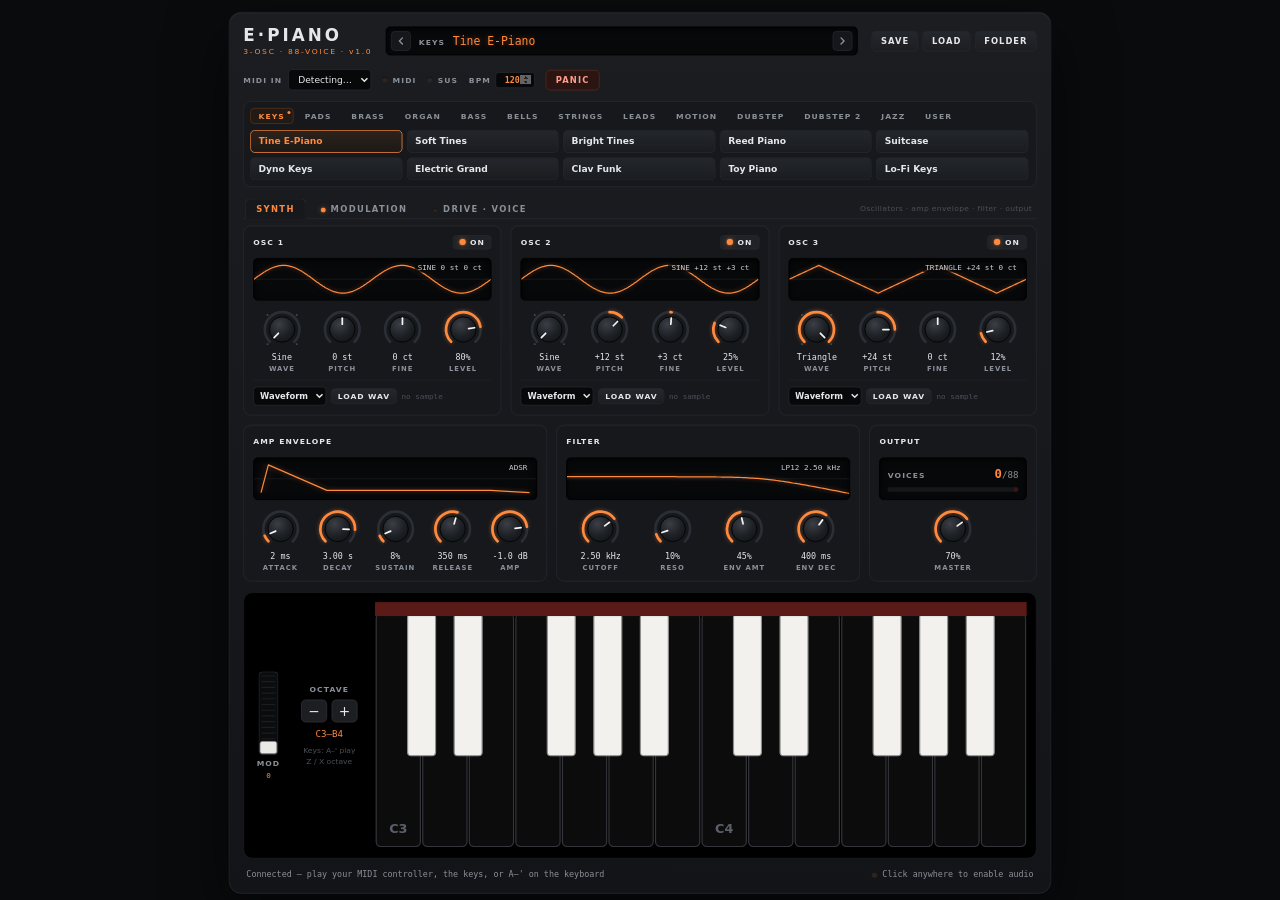
<file: docs/index.html>
<!doctype html>
<!--
  E-Piano v1.0.0 â€” web build. ONE self-contained file: UI, DSP and factory presets.
  GENERATED by vst/webhost/build-web.ps1 from vst/ui + vst/webhost â€” edit those, not this file.
  Open in Chrome or Edge (works straight from disk; start.bat serves it for the lower-latency AudioWorklet path).
-->
<html lang="en">
<head>
  <meta charset="utf-8">
  <meta name="viewport" content="width=device-width, initial-scale=1, minimum-scale=1, maximum-scale=1, user-scalable=no, viewport-fit=cover">
  <title>E-Piano v1.0.0</title>
  <style>
:root {
  --bg: #0a0b0d;
  --chassis-1: #1b1d21;
  --chassis-2: #121417;
  --panel: #16181c;
  --panel-edge: #262a30;
  --screen: #07080a;
  --text: #e6e7ea;
  --muted: #8a9099;
  --faint: #4a4f57;
  --accent: #ff8a3d;
  --accent-glow: rgba(255, 138, 61, 0.45);
  --accent-dim: #5a3118;
  --track: #2a2e35;
  --sans: "Segoe UI", system-ui, -apple-system, sans-serif;
  --mono: "Cascadia Mono", "Consolas", ui-monospace, monospace;
}

* { box-sizing: border-box; }

html, body { margin: 0; }
body {
  min-height: 100vh;
  background: radial-gradient(1200px 600px at 50% -10%, #1a1c21 0%, var(--bg) 60%) var(--bg);
  color: var(--text);
  font-family: var(--sans);
  display: flex;
  justify-content: center;
  padding: 24px 16px;
  -webkit-font-smoothing: antialiased;
}

button { font-family: inherit; color: inherit; }

.synth {
  width: 100%;
  min-width: 0;
  max-width: 1080px;
  background: linear-gradient(180deg, var(--chassis-1), var(--chassis-2));
  border: 1px solid var(--panel-edge);
  border-radius: 16px;
  padding: 18px;
  box-shadow: 0 30px 80px rgba(0, 0, 0, 0.6), inset 0 1px 0 rgba(255, 255, 255, 0.05);
  display: flex;
  flex-direction: column;
  gap: 14px;
  user-select: none;
}

/* ---------------------------------------------------------------- LEDs --- */
.led {
  display: inline-block;
  width: 8px; height: 8px;
  border-radius: 50%;
  background: #2b2420;
  box-shadow: inset 0 1px 1px rgba(0, 0, 0, 0.6);
  flex: none;
  transition: background 60ms, box-shadow 60ms;
}
.led.on, .selected > .led, .power.on .led {
  background: var(--accent);
  box-shadow: 0 0 8px var(--accent-glow), 0 0 2px var(--accent);
}

.ctl-label, .panel-title, .knob-label, .pd-label, .vs-label {
  font-size: 10px;
  letter-spacing: 0.14em;
  text-transform: uppercase;
  color: var(--muted);
  font-weight: 600;
}

/* -------------------------------------------------------------- top bar --- */
.topbar {
  display: flex;
  align-items: center;
  gap: 18px;
  flex-wrap: wrap;
}
.brand { display: flex; flex-direction: column; line-height: 1.1; }
.brand-mark { font-size: 22px; font-weight: 800; letter-spacing: 0.18em; }
.brand-sub { font-size: 10px; letter-spacing: 0.22em; color: var(--accent); margin-top: 3px; }

.patch-display {
  flex: 1;
  min-width: 200px;
  display: flex;
  align-items: baseline;
  gap: 10px;
  background: var(--screen);
  border: 1px solid #000;
  border-radius: 6px;
  padding: 8px 12px;
  box-shadow: inset 0 2px 6px rgba(0, 0, 0, 0.8);
}
.pd-name { font-family: var(--mono); color: var(--accent); font-size: 15px; text-shadow: 0 0 8px var(--accent-glow); }

.top-controls { display: flex; align-items: center; gap: 14px; flex-wrap: wrap; }
.midi-pick { display: flex; align-items: center; gap: 8px; }
.midi-pick select {
  background: var(--screen);
  color: var(--text);
  border: 1px solid var(--panel-edge);
  border-radius: 5px;
  padding: 5px 8px;
  font: 12px var(--sans);
  max-width: 220px;
}
.indicator { display: flex; align-items: center; gap: 6px; font-size: 10px; letter-spacing: 0.14em; color: var(--muted); font-weight: 600; }

.panic {
  background: #2a1512;
  border: 1px solid #5b2a22;
  color: #ff9c8a;
  border-radius: 6px;
  padding: 6px 12px;
  font-size: 11px;
  letter-spacing: 0.14em;
  font-weight: 700;
  cursor: pointer;
}
.panic:hover { background: #3a1a15; }
.panic:active { transform: translateY(1px); }

/* ----------------------------------------------------------- voice bank --- */
.voice-bank {
  display: grid;
  grid-template-columns: repeat(8, 1fr);
  gap: 8px;
}
.voice-btn {
  position: relative;
  display: flex;
  flex-direction: column;
  align-items: flex-start;
  gap: 2px;
  padding: 8px 10px 9px;
  background: linear-gradient(180deg, #23262b, #1a1c20);
  border: 1px solid var(--panel-edge);
  border-radius: 7px;
  cursor: pointer;
  text-align: left;
  box-shadow: 0 2px 0 #0b0c0e;
  transition: border-color 120ms;
}
.voice-btn:hover { border-color: #3a3f47; }
.voice-btn:active { transform: translateY(1px); box-shadow: 0 1px 0 #0b0c0e; }
.voice-btn .led { position: absolute; top: 9px; right: 9px; }
.voice-num { font-family: var(--mono); font-size: 10px; color: var(--muted); }
.voice-name { font-size: 12px; font-weight: 600; line-height: 1.2; }
.voice-btn.selected { border-color: var(--accent-dim); background: linear-gradient(180deg, #2a221d, #1c1916); }
.voice-btn.dirty .voice-name::after { content: " *"; color: var(--accent); }

/* --------------------------------------------------------------- panels --- */
.osc-row { display: grid; grid-template-columns: repeat(3, 1fr); gap: 12px; }
.mod-row { display: grid; grid-template-columns: 1fr 1fr 0.55fr; gap: 12px; }

.panel {
  background: var(--panel);
  border: 1px solid var(--panel-edge);
  border-radius: 10px;
  padding: 10px 12px 12px;
  display: flex;
  flex-direction: column;
  gap: 10px;
  box-shadow: inset 0 1px 0 rgba(255, 255, 255, 0.03);
  transition: opacity 150ms;
  min-width: 0;
}
.panel.off .screen, .panel.off .knob-row { opacity: 0.38; }
.panel-head { display: flex; align-items: center; justify-content: space-between; min-height: 22px; }
.panel-title { color: var(--text); }

.power {
  display: flex; align-items: center; gap: 6px;
  background: #1f2226;
  border: 1px solid var(--panel-edge);
  border-radius: 5px;
  padding: 3px 8px;
  font-size: 10px; letter-spacing: 0.14em; font-weight: 700;
  color: var(--muted);
  cursor: pointer;
}
.power.on { color: var(--text); }

.screen {
  position: relative;
  background: var(--screen);
  border: 1px solid #000;
  border-radius: 6px;
  height: 56px;
  overflow: hidden;
  box-shadow: inset 0 2px 8px rgba(0, 0, 0, 0.9);
}
.screen svg { position: absolute; inset: 4px 0; width: 100%; height: calc(100% - 8px); }
.scr-grid { stroke: #1a1d22; stroke-width: 1; vector-effect: non-scaling-stroke; }
.scr-line {
  fill: none;
  stroke: var(--accent);
  stroke-width: 1.6;
  vector-effect: non-scaling-stroke;
  filter: drop-shadow(0 0 3px var(--accent-glow));
  stroke-linejoin: round;
}
.scr-text {
  position: absolute; right: 8px; top: 5px;
  font-family: var(--mono); font-size: 10px; color: #c9cdd3;
  background: rgba(7, 8, 10, 0.75);
  padding: 1px 4px; border-radius: 3px;
}

.voice-screen { display: flex; flex-direction: column; justify-content: center; gap: 8px; padding: 0 10px; }
.vs-row { display: flex; justify-content: space-between; align-items: baseline; }
.vs-value { font-family: var(--mono); color: var(--muted); font-size: 12px; }
.vs-value b { color: var(--accent); font-size: 16px; font-weight: 600; }
.meter { position: relative; height: 6px; background: #15171a; border-radius: 3px; overflow: hidden; }
#meter-fill {
  height: 100%; width: 0%;
  background: linear-gradient(90deg, #3d8f5a 0%, #b8b23b 75%, #ff5a3d 100%);
  background-size: 100% 100%;
  transition: width 60ms linear;
}
.meter-clip { position: absolute; right: 0; top: 0; width: 6px; height: 100%; background: #3a1512; }
.meter-clip.on { background: #ff3b2f; box-shadow: 0 0 6px #ff3b2f; }

/* ---------------------------------------------------------------- knobs --- */
.knob-row { display: flex; justify-content: space-around; gap: 4px; }
.knob { display: flex; flex-direction: column; align-items: center; gap: 2px; width: 64px; }
.knob-svg { width: 56px; height: 56px; cursor: ns-resize; touch-action: none; outline: none; overflow: visible; }
.knob-svg:focus-visible .k-face { stroke: var(--accent); }
.k-track { fill: none; stroke: var(--track); stroke-width: 4; stroke-linecap: round; }
.k-value { fill: none; stroke: var(--accent); stroke-width: 4; stroke-linecap: round; filter: drop-shadow(0 0 3px var(--accent-glow)); }
.k-tick { fill: var(--faint); }
.k-face { fill: url(#knobFace); stroke: #050607; stroke-width: 1.5; }
.k-pointer { stroke: #f4f4f4; stroke-width: 2.6; stroke-linecap: round; }
.knob:hover .k-track { stroke: #343941; }
.knob-value { font-family: var(--mono); font-size: 11px; color: var(--text); min-height: 14px; white-space: nowrap; }
.knob.active .knob-value { color: var(--accent); }
.knob-label { font-size: 9px; }

.output-panel .knob-row { flex: 1; align-items: center; }

/* --------------------------------------------------------------- keybed --- */
.keybed {
  display: flex;
  gap: 14px;
  background: #000;
  border: 1px solid #1c1e22;
  border-radius: 12px;
  padding: 12px;
  box-shadow: inset 0 4px 14px rgba(0, 0, 0, 0.9);
}
.octave-ctl {
  display: flex; flex-direction: column; align-items: center; justify-content: center;
  gap: 8px; width: 92px; flex: none;
}
.oct-buttons { display: flex; gap: 6px; }
.oct-buttons button {
  width: 34px; height: 30px;
  background: #1c1e22; border: 1px solid #30343b; border-radius: 6px;
  font-size: 18px; line-height: 1; cursor: pointer;
}
.oct-buttons button:hover { border-color: var(--accent-dim); }
.oct-buttons button:active { transform: translateY(1px); }
.oct-readout { font-family: var(--mono); font-size: 12px; color: var(--accent); }
.kbd-hint { font-size: 10px; color: var(--faint); text-align: center; line-height: 1.4; }

.piano { flex: 1; min-width: 0; }
.piano-svg { display: block; width: 100%; height: auto; touch-action: none; cursor: pointer; }
.felt { fill: #5a1a17; }

/* Inverted keyboard: naturals black, sharps white */
.wkey { fill: #0c0c0d; stroke: #34363b; stroke-width: 1; transition: fill 40ms; }
.wkey:hover { fill: #17181a; }
.wkey.down { fill: var(--accent); stroke: var(--accent); }
.bkey { fill: #f2f1ee; stroke: #8f8f8f; stroke-width: 1; transition: fill 40ms; }
.bkey:hover { fill: #ffffff; }
.bkey.down { fill: var(--accent); stroke: #b85a20; }
.klabel { fill: #5b6068; font: 600 11px var(--sans); text-anchor: middle; pointer-events: none; }

/* ------------------------------------------------------------ statusbar --- */
.statusbar {
  display: flex; justify-content: space-between; align-items: center; gap: 12px;
  font-family: var(--mono); font-size: 11px; color: var(--muted);
  padding: 0 4px;
}
.monitor { flex: 1; min-width: 0; white-space: pre; overflow: hidden; text-overflow: ellipsis; }
.audio-status { display: flex; align-items: center; gap: 6px; flex: none; }

/* -------------------------------------------------------------- overlay --- */
.overlay {
  position: fixed; inset: 0; z-index: 10;
  display: flex; align-items: center; justify-content: center;
  background: rgba(5, 6, 8, 0.72);
  backdrop-filter: blur(4px);
}
.overlay.hidden { display: none; }
.overlay-card { display: flex; flex-direction: column; align-items: center; gap: 6px; text-align: center; padding: 16px; }
#power-btn {
  width: 96px; height: 96px; border-radius: 50%;
  background: radial-gradient(circle at 40% 30%, #2e3238, #15171a);
  border: 2px solid var(--accent-dim);
  color: var(--accent);
  display: flex; align-items: center; justify-content: center;
  cursor: pointer;
  box-shadow: 0 0 30px rgba(255, 138, 61, 0.15);
  transition: box-shadow 150ms, border-color 150ms;
}
#power-btn:hover { border-color: var(--accent); box-shadow: 0 0 40px var(--accent-glow); }
#power-btn:disabled { opacity: 0.5; cursor: wait; }
.overlay-title { margin: 10px 0 0; font-weight: 700; letter-spacing: 0.2em; text-transform: uppercase; font-size: 13px; }
.overlay-sub { margin: 0; color: var(--muted); font-size: 13px; max-width: 320px; }
.overlay.hint #power-btn { animation: pulse 0.9s ease-in-out 2; }
@keyframes pulse { 50% { box-shadow: 0 0 60px var(--accent-glow); border-color: var(--accent); } }

/* ----------------------------------------------------------- responsive --- */
@media (max-width: 900px) {
  .voice-bank { grid-template-columns: repeat(4, 1fr); }
  .osc-row, .mod-row { grid-template-columns: minmax(0, 1fr); }
}
@media (max-width: 560px) {
  body { padding: 12px 8px; }
  .synth { padding: 12px; }
  .voice-bank { grid-template-columns: repeat(2, minmax(0, 1fr)); }
  .patch-display { min-width: 0; flex-basis: 100%; }
  .knob { width: 56px; }
  .keybed { flex-direction: column; }
  .octave-ctl { flex-direction: row; width: auto; }
  .kbd-hint { display: none; }
}

/* ===================================================== plugin overrides ===
   The panel is laid out at a fixed design width and scaled (app.js fit())
   to whatever size the plugin window is. */
body.plugin {
  display: block;
  padding: 0;
  height: 100vh;
  overflow: hidden;
  background: var(--bg);
}
body.plugin .synth {
  position: absolute;
  top: 12px;
  left: 50%;
  width: 1080px;
  max-width: none;
  transform-origin: top center;
  transform: translateX(-50%);
}
/* never switch to the narrow layouts inside the plugin */
body.plugin .voice-bank { grid-template-columns: repeat(8, minmax(0, 1fr)); }
body.plugin .osc-row { grid-template-columns: repeat(3, minmax(0, 1fr)); }
body.plugin .mod-row { grid-template-columns: minmax(0, 1fr) minmax(0, 1fr) minmax(0, 0.55fr); }
body.plugin .keybed { flex-direction: row; }
body.plugin .octave-ctl { flex-direction: column; width: 92px; }
body.plugin .kbd-hint { display: block; }
body.plugin .knob { width: 64px; }

/* ====================================================== compact (phones) ===
   Touch screens too small for the scaled panel (app.js fit()): the panel is
   zoomed to the screen width, the page scrolls, the keybed stays at the bottom. */
body.plugin.compact { height: auto; overflow-x: hidden; overflow-y: auto; }
body.plugin.compact .synth {
  position: relative; top: auto; left: auto;
  transform: none;
  margin: 6px auto 0;
  border-radius: 12px;
  overflow: visible;
}
body.plugin.compact .keybed {
  position: sticky; bottom: 0; z-index: 3;
  box-shadow: inset 0 4px 14px rgba(0, 0, 0, 0.9), 0 -10px 24px rgba(0, 0, 0, 0.75);
}
/* scrolling page: only the active tab takes space (no blank area under short pages) */
body.plugin.compact .page:not(.active) { display: none; }
body.plugin.compact .kbd-hint,
body.plugin.compact .page-hint { display: none; }
/* landscape phone: short, wide keys so the panels above keep some room */
body.plugin.compact:not(.portrait) .piano-svg { height: 150px; }
body.plugin.compact:not(.portrait) .wheel-svg { height: 90px; }

/* portrait: one column, 480 px design width */
body.plugin.compact.portrait .synth { width: 480px; padding: 12px; gap: 12px; }
body.plugin.compact.portrait .topbar { gap: 10px; }
body.plugin.compact.portrait .patch-display { flex-basis: 100%; order: 3; min-width: 0; }
body.plugin.compact.portrait .preset-actions { margin-left: auto; }
body.plugin.compact.portrait .top-controls { order: 4; flex-basis: 100%; justify-content: space-between; gap: 10px; }
body.plugin.compact.portrait .midi-pick select { max-width: 150px; }
body.plugin.compact.portrait .preset-grid { grid-template-columns: repeat(2, minmax(0, 1fr)); height: 102px; }
body.plugin.compact.portrait .page-tab { padding: 7px 10px 6px; letter-spacing: 0.1em; }
body.plugin.compact.portrait .osc-row,
body.plugin.compact.portrait .mod-row,
body.plugin.compact.portrait .modpage-row,
body.plugin.compact.portrait .fxpage-row { grid-template-columns: minmax(0, 1fr); }
/* keybed: octave controls in a row on top, wheel beside full-width keys */
body.plugin.compact.portrait .keybed {
  display: grid; grid-template-columns: auto minmax(0, 1fr); align-items: center;
  padding: 8px 10px 10px; gap: 6px 8px;
}
body.plugin.compact.portrait .octave-ctl { grid-row: 1; grid-column: 1 / -1; flex-direction: row; width: auto; gap: 12px; }
body.plugin.compact.portrait .oct-buttons button { width: 44px; height: 30px; }
body.plugin.compact.portrait .wheel-ctl { grid-row: 2; grid-column: 1; width: 30px; }
body.plugin.compact.portrait .piano { grid-row: 2; grid-column: 2; }
body.plugin.compact.portrait .modpage-row,
body.plugin.compact.portrait .fxpage-row { align-content: start; }

/* ======================================================== preset browser === */
.patch-display { align-items: center; gap: 6px; padding: 5px 6px; }
.pd-text { flex: 1; min-width: 0; display: flex; align-items: baseline; gap: 10px; padding: 0 4px; }
.pd-name { white-space: nowrap; overflow: hidden; text-overflow: ellipsis; }
.pd-step {
  flex: none; width: 26px; height: 26px; padding: 0;
  display: flex; align-items: center; justify-content: center;
  background: #15171a; border: 1px solid var(--panel-edge); border-radius: 5px; cursor: pointer;
}
.pd-step svg { width: 12px; height: 12px; fill: none; stroke: var(--muted); stroke-width: 1.8; stroke-linecap: round; stroke-linejoin: round; }
.pd-step:hover svg { stroke: var(--accent); }
.pd-step:active { transform: translateY(1px); }

.preset-actions { display: flex; gap: 6px; }
.pd-btn {
  background: linear-gradient(180deg, #24272c, #1b1d21);
  border: 1px solid var(--panel-edge);
  border-radius: 6px;
  padding: 6px 11px;
  font-size: 11px; font-weight: 700; letter-spacing: 0.12em;
  color: var(--text);
  cursor: pointer;
}
.pd-btn:hover { border-color: #3a3f47; }
.pd-btn:active { transform: translateY(1px); }
.pd-btn.primary { background: linear-gradient(180deg, #3a2618, #2a1c13); border-color: var(--accent-dim); color: var(--accent); }
.pd-btn.primary:hover { border-color: var(--accent); }
.pd-btn.danger { background: #2a1512; border-color: #5b2a22; color: #ff9c8a; }

.browser {
  background: var(--panel);
  border: 1px solid var(--panel-edge);
  border-radius: 10px;
  padding: 8px;
  display: flex; flex-direction: column; gap: 8px;
}
.cat-tabs { display: flex; flex-wrap: wrap; gap: 4px; }
.cat-tab {
  position: relative;
  background: transparent;
  border: 1px solid transparent;
  border-radius: 5px;
  padding: 4px 10px;
  font-size: 10px; font-weight: 700; letter-spacing: 0.14em; text-transform: uppercase;
  color: var(--muted);
  cursor: pointer;
}
.cat-tab:hover { color: var(--text); }
.cat-tab.active { color: var(--accent); border-color: var(--accent-dim); background: #221a14; }
.cat-tab.has-current::after {
  content: ""; position: absolute; top: 3px; right: 3px;
  width: 4px; height: 4px; border-radius: 50%; background: var(--accent);
}

.preset-grid {
  display: grid;
  grid-template-columns: repeat(5, minmax(0, 1fr));
  grid-auto-rows: 30px;
  gap: 6px;
  height: 66px;            /* two rows; user folders with more scroll */
  overflow-y: auto;
  padding-right: 2px;
}
.preset-btn {
  position: relative;
  display: flex; align-items: center;
  padding: 0 24px 0 10px;
  background: linear-gradient(180deg, #23262b, #1a1c20);
  border: 1px solid var(--panel-edge);
  border-radius: 6px;
  font-size: 12px; font-weight: 600; text-align: left;
  cursor: pointer;
  min-width: 0;
}
.preset-btn:hover { border-color: #3a3f47; }
.preset-btn:active { transform: translateY(1px); }
.preset-btn.selected { border-color: var(--accent); background: linear-gradient(180deg, #2c221b, #1d1916); color: var(--accent); }
.pb-name { white-space: nowrap; overflow: hidden; text-overflow: ellipsis; }
.pb-del {
  position: absolute; right: 4px; top: 50%; transform: translateY(-50%);
  width: 18px; height: 18px; line-height: 17px; text-align: center;
  border-radius: 4px; color: var(--muted); font-size: 14px;
  opacity: 0;
}
.preset-btn:hover .pb-del { opacity: 1; }
.pb-del:hover { background: #3a1a15; color: #ff9c8a; }
.grid-empty { grid-column: 1 / -1; grid-row: 1 / 3; align-self: center; font-size: 12px; color: var(--muted); line-height: 1.6; padding: 0 4px; }
.path { font-family: var(--mono); color: var(--text); font-size: 11px; word-break: break-all; }

.preset-grid::-webkit-scrollbar { width: 6px; }
.preset-grid::-webkit-scrollbar-thumb { background: #30343b; border-radius: 3px; }

/* ================================================================ modal === */
.modal {
  position: fixed; inset: 0; z-index: 20;
  display: flex; align-items: center; justify-content: center;
  background: rgba(5, 6, 8, 0.7);
}
.modal.hidden { display: none; }
.modal-card {
  width: min(420px, calc(100vw - 32px));
  background: linear-gradient(180deg, #1d2024, #15171a);
  border: 1px solid var(--panel-edge);
  border-radius: 12px;
  padding: 18px;
  display: flex; flex-direction: column; gap: 12px;
  box-shadow: 0 20px 60px rgba(0, 0, 0, 0.7);
}
.modal-title { font-size: 12px; font-weight: 700; letter-spacing: 0.16em; text-transform: uppercase; }
.modal-body { font-size: 13px; color: var(--muted); line-height: 1.5; }
.modal-body b { color: var(--text); }
#modal-input {
  background: var(--screen); color: var(--accent);
  border: 1px solid var(--panel-edge); border-radius: 6px;
  padding: 9px 10px; font: 14px var(--mono); outline: none;
  user-select: text;
}
#modal-input:focus { border-color: var(--accent-dim); }
.modal-actions { display: flex; justify-content: flex-end; gap: 8px; }

/* ============================================================ page tabs === */
.page-tabs {
  display: flex; align-items: center; gap: 4px;
  border-bottom: 1px solid var(--panel-edge);
  padding: 0 2px;
  margin-bottom: -6px;
}
.page-tab {
  display: flex; align-items: center; gap: 7px;
  background: transparent;
  border: 1px solid transparent; border-bottom: none;
  border-radius: 7px 7px 0 0;
  padding: 7px 14px 6px;
  font-size: 11px; font-weight: 700; letter-spacing: 0.16em;
  color: var(--muted);
  cursor: pointer;
  position: relative; top: 1px;
}
.page-tab:hover { color: var(--text); }
.page-tab.active { color: var(--accent); background: var(--panel); border-color: var(--panel-edge); }
.page-tab .led { width: 6px; height: 6px; }
.page-hint { margin-left: auto; font-size: 10px; color: var(--faint); letter-spacing: 0.04em; padding-right: 4px; }

.pages { display: grid; }
.page { grid-area: 1 / 1; display: flex; flex-direction: column; gap: 12px; min-width: 0; }
.page:not(.active) { visibility: hidden; pointer-events: none; }

/* ======================================================= modulation page === */
.modpage-row { display: grid; grid-template-columns: minmax(0, 0.9fr) minmax(0, 0.9fr) minmax(0, 1.8fr); gap: 12px; flex: 1; }
.fxpage-row  { display: grid; grid-template-columns: minmax(0, 1.25fr) minmax(0, 1fr); gap: 12px; flex: 1; }
.panel.off .switch-row { opacity: 0.55; }
.lfo-panel .screen, .drive-panel .screen, .voice-panel .screen { height: 70px; }
.scr-head { stroke: #f4f4f4; stroke-width: 1.2; vector-effect: non-scaling-stroke; opacity: 0.75; }

.rate-slot { display: flex; }
.switch-row { display: flex; align-items: center; justify-content: space-between; gap: 6px; flex-wrap: wrap; }
.labeled-row { display: grid; grid-template-columns: 52px auto 1fr; align-items: center; gap: 8px; }
.labeled-row .seg { justify-self: start; }

/* segmented choice */
.seg {
  display: inline-flex;
  background: #101215;
  border: 1px solid var(--panel-edge);
  border-radius: 6px;
  padding: 2px;
  gap: 2px;
}
.seg button {
  background: transparent; border: none; border-radius: 4px;
  padding: 4px 8px;
  font-size: 10px; font-weight: 700; letter-spacing: 0.1em; text-transform: uppercase;
  color: var(--muted);
  cursor: pointer;
}
.seg button:hover { color: var(--text); }
.seg button.on { background: #2b211a; color: var(--accent); box-shadow: inset 0 0 0 1px var(--accent-dim); }
.seg button:focus-visible { outline: 1px solid var(--accent); }

/* dropdown */
.param-select {
  min-width: 0; width: 100%;
  background: var(--screen); color: var(--text);
  border: 1px solid var(--panel-edge); border-radius: 5px;
  padding: 4px 2px 4px 4px;
  font: 600 11px var(--sans);
  cursor: pointer;
}
.param-select:hover { border-color: #3a3f47; }
.param-select:focus-visible { outline: 1px solid var(--accent); }

/* ---- matrix --------------------------------------------------------------- */
.matrix-panel { gap: 8px; }
.mx-add { padding: 3px 10px; font-size: 10px; }
.mx-add:disabled { opacity: 0.4; cursor: default; }
.mx-head, .mx-row {
  display: grid;
  grid-template-columns: 26px minmax(0, 1fr) minmax(0, 0.95fr) minmax(0, 1.15fr) 100px 20px;
  align-items: center;
  gap: 6px;
}
.mx-head span { font-size: 9px; font-weight: 700; letter-spacing: 0.14em; color: var(--faint); }
.mx-rows { display: flex; flex-direction: column; gap: 5px; }
.mx-row { background: #121417; border: 1px solid #1f2227; border-radius: 7px; padding: 3px 5px; }
.mx-row.off .param-select, .mx-row.off .mx-amt { opacity: 0.4; }
.mx-on { padding: 4px 6px; justify-content: center; }
.mx-on span:last-child { display: none; }
.mx-amt { display: flex; align-items: center; gap: 4px; }
.mx-amt-text { font-family: var(--mono); font-size: 11px; color: var(--text); white-space: nowrap; }
.mx-del {
  width: 20px; height: 20px; padding: 0;
  background: transparent; border: none; border-radius: 4px;
  color: var(--muted); font-size: 15px; line-height: 1; cursor: pointer;
}
.mx-del:hover { background: #3a1a15; color: #ff9c8a; }
.mx-empty { font-size: 12px; color: var(--muted); line-height: 1.6; padding: 6px 4px; }
.mx-empty i { color: var(--text); font-style: normal; font-family: var(--mono); font-size: 11px; }

.knob.knob-sm { width: 34px; gap: 0; }
.knob.knob-sm .knob-svg { width: 32px; height: 32px; }
.knob.knob-sm .knob-label, .knob.knob-sm .knob-value { display: none; }
.knob.knob-sm .k-track, .knob.knob-sm .k-value { stroke-width: 5; }

/* ======================================================== keybed wheel === */
.wheel-ctl { display: flex; flex-direction: column; align-items: center; justify-content: center; gap: 5px; width: 40px; flex: none; }
.wheel-svg { width: 26px; height: 110px; cursor: ns-resize; touch-action: none; outline: none; }
.wheel-svg:focus-visible .wh-slot { stroke: var(--accent); }
.wh-slot { fill: #0b0c0e; stroke: #2c2f35; }
.wh-ridges line { stroke: #1b1d21; stroke-width: 1.5; }
.wh-fill { fill: var(--accent-dim); opacity: 0.55; }
.wh-thumb { fill: #e9e9e6; stroke: #8f8f8f; }
.wheel-ctl:hover .wh-thumb { fill: #fff; }
.wheel-value { font-family: var(--mono); font-size: 10px; color: var(--accent); }

/* ============================================================ header ===== */
.bpm-ctl input {
  width: 52px;
  background: var(--screen); color: var(--accent);
  border: 1px solid var(--panel-edge); border-radius: 4px;
  padding: 3px 4px;
  font: 600 11px var(--mono);
  text-align: right;
}
.bpm-ctl input[readonly] { color: var(--muted); border-color: transparent; background: transparent; cursor: default; }
.bpm-ctl input::-webkit-inner-spin-button { opacity: 0.4; }
.web-only { display: none !important; }
body.web .web-only { display: flex !important; }

/* ============================================================== samples === */
.smp-row {
  display: grid;
  grid-template-columns: 96px auto minmax(0, 1fr) 20px;
  align-items: center;
  gap: 6px;
  border-top: 1px solid #1f2227;
  padding-top: 8px;
}
.smp-load { padding: 4px 8px; font-size: 10px; }
.smp-name { font-family: var(--mono); font-size: 10px; color: var(--faint); white-space: nowrap; overflow: hidden; text-overflow: ellipsis; }
.smp-name.loaded { color: var(--text); }
.smp-clear { visibility: hidden; }
.screen.sample .scr-line { stroke-width: 1.1; }
.panel.drop { border-color: var(--accent); box-shadow: inset 0 0 0 1px var(--accent-dim), 0 0 18px var(--accent-glow); }
.panel.off .smp-row { opacity: 0.38; }

</style>
</head>
<body class="plugin">
  <!-- shared SVG defs (knob face gradient) -->
  <svg width="0" height="0" style="position:absolute" aria-hidden="true" focusable="false">
    <defs>
      <radialGradient id="knobFace" cx="38%" cy="30%" r="80%">
        <stop offset="0%" stop-color="#3b3f46"/>
        <stop offset="60%" stop-color="#1d2024"/>
        <stop offset="100%" stop-color="#121417"/>
      </radialGradient>
    </defs>
  </svg>

  <main class="synth">
    <header class="topbar">
      <div class="brand">
        <span class="brand-mark">E·PIANO</span>
        <span class="brand-sub">3-OSC · 88-VOICE · v1.0</span>
      </div>
      <div class="patch-display">
        <button id="preset-prev" type="button" class="pd-step" aria-label="Previous preset">
          <svg viewBox="0 0 12 12" aria-hidden="true"><path d="M8 2 4 6l4 4"/></svg>
        </button>
        <div class="pd-text">
          <span id="preset-cat" class="pd-label">VOICE</span>
          <span id="preset-name" class="pd-name"></span>
        </div>
        <button id="preset-next" type="button" class="pd-step" aria-label="Next preset">
          <svg viewBox="0 0 12 12" aria-hidden="true"><path d="m4 2 4 4-4 4"/></svg>
        </button>
      </div>
      <div class="preset-actions">
        <button id="preset-save" type="button" class="pd-btn">SAVE</button>
        <button id="preset-load" type="button" class="pd-btn">LOAD</button>
        <button id="preset-folder" type="button" class="pd-btn" title="Open the preset folder">FOLDER</button>
      </div>
      <div class="top-controls">
        <label class="midi-pick web-only">
          <span class="ctl-label">MIDI IN</span>
          <select id="midi-select"><option>Detecting…</option></select>
        </label>
        <span class="indicator"><span class="led" id="midi-led" title="Note activity"></span>MIDI</span>
        <span class="indicator"><span class="led" id="sustain-led"></span>SUS</span>
        <label class="indicator bpm-ctl" title="Tempo for synced LFOs (from the host in the plugin)">
          BPM <input id="bpm-input" type="number" min="20" max="300" step="0.1" value="120" readonly>
        </label>
        <button id="panic-btn" type="button" class="panic">PANIC</button>
      </div>
    </header>

    <section class="browser" aria-label="Presets">
      <div class="cat-tabs" id="cat-tabs" role="tablist"></div>
      <div class="preset-grid" id="preset-grid"></div>
    </section>

    <nav class="page-tabs" role="tablist" aria-label="Sections">
      <button type="button" class="page-tab" data-page="synth" role="tab">SYNTH</button>
      <button type="button" class="page-tab" data-page="mod" role="tab"><span class="led" id="mod-led"></span>MODULATION</button>
      <button type="button" class="page-tab" data-page="fx" role="tab"><span class="led" id="fx-led"></span>DRIVE · VOICE</button>
      <span class="page-hint" id="page-hint"></span>
    </nav>
    <div class="pages">
      <div class="page" data-page="synth">
        <section class="osc-row" id="osc-row"></section>
        <section class="mod-row" id="mod-row"></section>
      </div>
      <div class="page" data-page="mod">
        <section class="modpage-row" id="modpage-row"></section>
      </div>
      <div class="page" data-page="fx">
        <section class="fxpage-row" id="fxpage-row"></section>
      </div>
    </div>

    <section class="keybed">
      <div id="wheel-slot"></div>
      <div class="octave-ctl">
        <span class="ctl-label">OCTAVE</span>
        <div class="oct-buttons">
          <button id="oct-down" type="button" aria-label="Octave down">−</button>
          <button id="oct-up" type="button" aria-label="Octave up">+</button>
        </div>
        <span id="octave-readout" class="oct-readout"></span>
        <span class="kbd-hint">Keys: A–' play<br>Z / X octave</span>
      </div>
      <div id="piano" class="piano"></div>
    </section>

    <footer class="statusbar">
      <span id="midi-monitor" class="monitor">Connecting to plugin…</span>
      <span class="audio-status"><span class="led" id="audio-led"></span><span id="audio-info">—</span></span>
    </footer>
  </main>

  <div id="modal" class="modal hidden" role="dialog" aria-modal="true" aria-labelledby="modal-title">
    <div class="modal-card">
      <div id="modal-title" class="modal-title"></div>
      <div id="modal-body" class="modal-body"></div>
      <input id="modal-input" type="text" maxlength="60" spellcheck="false" autocomplete="off">
      <div class="modal-actions">
        <button id="modal-cancel" type="button" class="pd-btn">CANCEL</button>
        <button id="modal-ok" type="button" class="pd-btn primary">OK</button>
      </div>
    </div>
  </div>

  <script>
// ============================================================================
//  Parameter definitions. Must match vst/Source/Params.h exactly (IDs, ranges,
//  defaults, choice lists, order). The web build (web/index.html) is generated
//  from this file. New parameters are only appended, with neutral defaults.
// ============================================================================
'use strict';

const WAVE_NAMES = ['Sine', 'Saw', 'Square', 'Triangle'];
const LFO_WAVES = ['Sine', 'Triangle', 'Square', 'Saw Up', 'Saw Down', 'S&H'];
const LFO_DIVS = ['1/1', '1/2D', '1/2', '1/2T', '1/4D', '1/4', '1/4T', '1/8D', '1/8', '1/8T',
                  '1/16D', '1/16', '1/16T', '1/32', '1/32T'];
const LFO_MODES = ['Global', 'Voice'];
const LFO_TRIGS = ['Free', 'Note'];
const MOD_SOURCES = ['None', 'LFO 1', 'LFO 2', 'Amp Env', 'Filter Env', 'Velocity', 'Mod Wheel'];
const MOD_DESTS = ['None', 'Cutoff', 'Resonance', 'Pitch (All)', 'Osc 1 Pitch', 'Osc 2 Pitch', 'Osc 3 Pitch',
                   'Osc 1 Level', 'Osc 2 Level', 'Osc 3 Level', 'Amplitude', 'Pan'];
const DRIVE_TYPES = ['Soft', 'Hard', 'Fold', 'Crush'];
const VOICE_MODES = ['Poly', 'Mono', 'Legato'];
const GLIDE_MODES = ['Always', 'Legato'];
const SAMPLE_MODES = ['Off', 'One-shot', 'Loop', 'Cycle'];
const NUM_VOICES = 88;
const NUM_MOD_SLOTS = 8;

const choiceParam = (id, name, group, choices, def) =>
  ({ id, name, group, type: 'choice', min: 0, max: choices.length - 1, step: 1, def, choices });
const boolParam = (id, name, group, def) =>
  ({ id, name, group, type: 'bool', min: 0, max: 1, step: 1, def });

function oscParams(n) {
  return [
    boolParam(`osc${n}On`, 'On', `osc${n}`, n === 1 ? 1 : 0),
    choiceParam(`osc${n}Wave`, 'Wave', `osc${n}`, WAVE_NAMES, 0),
    { id: `osc${n}Pitch`, name: 'Pitch', group: `osc${n}`, min: -36,  max: 36,  step: 1, def: 0, unit: 'st', bipolar: true },
    { id: `osc${n}Fine`,  name: 'Fine',  group: `osc${n}`, min: -100, max: 100, step: 1, def: 0, unit: 'ct', bipolar: true },
    { id: `osc${n}Level`, name: 'Level', group: `osc${n}`, min: 0,    max: 1,   def: 0.7, unit: '%' },
  ];
}

function lfoParams(n) {
  const g = `lfo${n}`;
  return [
    boolParam(`${g}On`, 'On', g, 0),
    choiceParam(`${g}Wave`, 'Wave', g, LFO_WAVES, 0),
    { id: `${g}Rate`, name: 'Rate', group: g, min: 0.02, max: 40, def: 2, unit: 'lfohz', skew: 'log' },
    boolParam(`${g}Sync`, 'Sync', g, 0),
    choiceParam(`${g}Div`, 'Rate', g, LFO_DIVS, 8),
    choiceParam(`${g}Mode`, 'Mode', g, LFO_MODES, 0),
    choiceParam(`${g}Trig`, 'Trigger', g, LFO_TRIGS, 0),
    { id: `${g}Phase`, name: 'Phase', group: g, min: 0, max: 360, def: 0, unit: 'deg' },
    { id: `${g}Amount`, name: 'Amount', group: g, min: 0, max: 1, def: 1, unit: '%' },
  ];
}

function modSlotParams(n) {
  const g = 'matrix';
  return [
    boolParam(`mod${n}On`, 'On', g, 1),
    choiceParam(`mod${n}Src`, 'Source', g, MOD_SOURCES, 0),
    choiceParam(`mod${n}Via`, 'Via', g, MOD_SOURCES, 0),
    choiceParam(`mod${n}Dst`, 'Destination', g, MOD_DESTS, 0),
    { id: `mod${n}Amt`, name: 'Amount', group: g, min: -1, max: 1, def: 0, unit: 'bip', bipolar: true },
  ];
}

const PARAM_DEFS = [
  ...oscParams(1),
  ...oscParams(2),
  ...oscParams(3),
  { id: 'ampAttack',  name: 'Attack',  group: 'amp',    min: 0.001, max: 5,     def: 0.005, unit: 's', skew: 'log' },
  { id: 'ampDecay',   name: 'Decay',   group: 'amp',    min: 0.005, max: 10,    def: 1.0,   unit: 's', skew: 'log' },
  { id: 'ampSustain', name: 'Sustain', group: 'amp',    min: 0,     max: 1,     def: 0.7,   unit: '%' },
  { id: 'ampRelease', name: 'Release', group: 'amp',    min: 0.005, max: 10,    def: 0.3,   unit: 's', skew: 'log' },
  { id: 'ampLevel',   name: 'Amp',     group: 'amp',    min: -30,   max: 6,     def: 0,     unit: 'dB' },
  { id: 'fltCutoff',  name: 'Cutoff',  group: 'filter', min: 20,    max: 20000, def: 8000,  unit: 'Hz', skew: 'log' },
  { id: 'fltReso',    name: 'Reso',    group: 'filter', min: 0,     max: 1,     def: 0.1,   unit: '%' },
  { id: 'fltEnvAmt',  name: 'Env Amt', group: 'filter', min: 0,     max: 1,     def: 0.2,   unit: '%' },
  { id: 'fltDecay',   name: 'Env Dec', group: 'filter', min: 0.005, max: 5,     def: 0.4,   unit: 's', skew: 'log' },
  { id: 'master',     name: 'Master',  group: 'output', min: 0,     max: 1,     def: 0.7,   unit: '%', noPreset: true },
  ...lfoParams(1),
  ...lfoParams(2),
  ...Array.from({ length: NUM_MOD_SLOTS }, (_, i) => modSlotParams(i + 1)).flat(),
  boolParam('drvOn', 'On', 'drive', 0),
  choiceParam('drvType', 'Type', 'drive', DRIVE_TYPES, 0),
  { id: 'drvDrive', name: 'Drive',  group: 'drive', min: 0,   max: 1, def: 0.3, unit: '%' },
  { id: 'drvTone',  name: 'Tone',   group: 'drive', min: 0,   max: 1, def: 1,   unit: '%' },
  { id: 'drvMix',   name: 'Mix',    group: 'drive', min: 0,   max: 1, def: 1,   unit: '%' },
  { id: 'drvOut',   name: 'Output', group: 'drive', min: -24, max: 6, def: 0,   unit: 'dB' },
  choiceParam('voiceMode', 'Mode', 'voice', VOICE_MODES, 0),
  boolParam('glideOn', 'Glide', 'voice', 0),
  { id: 'glideTime', name: 'Time', group: 'voice', min: 0.001, max: 5, def: 0.1, unit: 's', skew: 'log' },
  choiceParam('glideMode', 'Glide Mode', 'voice', GLIDE_MODES, 0),
  // play a loaded sample instead of the waveform (per oscillator)
  choiceParam('osc1Smp', 'Sample', 'osc1', SAMPLE_MODES, 0),
  choiceParam('osc2Smp', 'Sample', 'osc2', SAMPLE_MODES, 0),
  choiceParam('osc3Smp', 'Sample', 'osc3', SAMPLE_MODES, 0),
];

const PARAM_BY_ID = Object.fromEntries(PARAM_DEFS.map(d => [d.id, d]));

function clamp(v, lo, hi) { return v < lo ? lo : v > hi ? hi : v; }

function defaultParamValues() {
  return Object.fromEntries(PARAM_DEFS.map(d => [d.id, d.def]));
}

// value <-> 0..1 normalized (same mapping the VST host will see)
function paramToNorm(d, v) {
  if (d.skew === 'log') return clamp(Math.log(v / d.min) / Math.log(d.max / d.min), 0, 1);
  return clamp((v - d.min) / (d.max - d.min), 0, 1);
}

function paramFromNorm(d, n) {
  n = clamp(n, 0, 1);
  let v = d.skew === 'log' ? d.min * Math.pow(d.max / d.min, n) : d.min + n * (d.max - d.min);
  if (d.step) v = Math.round(v / d.step) * d.step;
  return clamp(v, d.min, d.max);
}

function formatParam(d, v) {
  if (d.type === 'choice') return d.choices[clamp(Math.round(v), 0, d.choices.length - 1)];
  if (d.type === 'bool') return v >= 0.5 ? 'On' : 'Off';
  switch (d.unit) {
    case 's':     return v < 1 ? `${Math.round(v * 1000)} ms` : `${v.toFixed(2)} s`;
    case 'Hz':    return v >= 1000 ? `${(v / 1000).toFixed(v >= 10000 ? 1 : 2)} kHz` : `${Math.round(v)} Hz`;
    case 'lfohz': return `${v.toFixed(v < 1 ? 3 : v < 10 ? 2 : 1)} Hz`;
    case 'st':    return `${v > 0 ? '+' : ''}${v} st`;
    case 'ct':    return `${v > 0 ? '+' : ''}${v} ct`;
    case '%':     return `${Math.round(v * 100)}%`;
    case 'bip':   return `${v > 0.004 ? '+' : ''}${Math.round(v * 100)}%`;
    case 'dB':    return `${v > 0.05 ? '+' : ''}${v.toFixed(1)} dB`;
    case 'deg':   return `${Math.round(v)}°`;
    default:      return String(v);
  }
}

</script>
  <script>
// 90 factory presets (vst/presets/factory_presets.json)
const FACTORY_JSON = {
  "format": "E-Piano Factory Presets",
  "version": 1,
  "note": "preset = [name, osc1, osc2, osc3, [attack,decay,sustain,release], [cutoff,reso,envAmt,envDecay], ampLevel dB, {extra params by id}?]; osc = [on, wave(0 sine,1 saw,2 square,3 tri), pitch st, fine ct, level]",
  "categories": [
    { "name": "Keys", "presets": [
      ["Tine E-Piano",[1,0,0,0,0.8],[1,0,12,3,0.25],[1,3,24,0,0.12],[0.002,3,0.08,0.35],[2500,0.1,0.45,0.4],-1,{"lfo2On":1,"lfo2Wave":0,"lfo2Rate":5.5,"mod1Src":2,"mod1Via":6,"mod1Dst":3,"mod1Amt":0.025}],
      ["Soft Tines",[1,0,0,0,0.85],[1,0,12,0,0.15],[0,0,0,0,0.5],[0.004,3.5,0.05,0.4],[1800,0.05,0.3,0.5],-1.5,{"lfo2On":1,"lfo2Wave":0,"lfo2Rate":5.5,"mod1Src":2,"mod1Via":6,"mod1Dst":3,"mod1Amt":0.025}],
      ["Bright Tines",[1,0,0,0,0.7],[1,3,12,4,0.3],[1,0,24,-3,0.2],[0.001,2.5,0.06,0.3],[5000,0.15,0.5,0.25],0,{"lfo2On":1,"lfo2Wave":0,"lfo2Rate":5.5,"mod1Src":2,"mod1Via":6,"mod1Dst":3,"mod1Amt":0.025}],
      ["Reed Piano",[1,2,0,0,0.4],[1,3,0,0,0.6],[1,0,12,0,0.2],[0.002,1.8,0.15,0.25],[1400,0.3,0.55,0.3],-0.5,{"lfo2On":1,"lfo2Wave":0,"lfo2Rate":5.5,"mod1Src":2,"mod1Via":6,"mod1Dst":3,"mod1Amt":0.025}],
      ["Suitcase",[1,0,0,-4,0.7],[1,0,0,4,0.7],[1,3,12,0,0.15],[0.003,4,0.1,0.5],[2200,0.1,0.35,0.6],-5.5,{"lfo2On":1,"lfo2Wave":0,"lfo2Rate":5.5,"mod1Src":2,"mod1Via":6,"mod1Dst":3,"mod1Amt":0.025}],
      ["Dyno Keys",[1,0,0,0,0.6],[1,1,12,0,0.15],[1,0,24,5,0.2],[0.001,2,0.1,0.3],[3500,0.2,0.7,0.18],1.5,{"lfo2On":1,"lfo2Wave":0,"lfo2Rate":5.5,"mod1Src":2,"mod1Via":6,"mod1Dst":3,"mod1Amt":0.025}],
      ["Electric Grand",[1,1,0,0,0.4],[1,3,0,5,0.5],[1,0,12,-5,0.3],[0.002,3,0.12,0.4],[1600,0.1,0.6,0.5],0,{"lfo2On":1,"lfo2Wave":0,"lfo2Rate":5.5,"mod1Src":2,"mod1Via":6,"mod1Dst":3,"mod1Amt":0.025}],
      ["Clav Funk",[1,2,0,0,0.5],[1,1,0,3,0.4],[0,0,0,0,0.5],[0.001,0.6,0.15,0.08],[900,0.45,0.8,0.12],1.5,{"lfo2On":1,"lfo2Wave":0,"lfo2Rate":5.5,"mod1Src":2,"mod1Via":6,"mod1Dst":3,"mod1Amt":0.025}],
      ["Toy Piano",[1,3,12,0,0.6],[1,0,24,0,0.4],[1,0,31,0,0.15],[0.001,1.2,0,0.4],[6000,0.1,0.2,0.3],2,{"lfo2On":1,"lfo2Wave":0,"lfo2Rate":5.5,"mod1Src":2,"mod1Via":6,"mod1Dst":3,"mod1Amt":0.025}],
      ["Lo-Fi Keys",[1,3,0,0,0.7],[1,0,12,-8,0.3],[0,0,0,0,0.5],[0.008,2.5,0.1,0.35],[900,0.2,0.3,0.4],1.5,{"lfo2On":1,"lfo2Wave":0,"lfo2Rate":5.5,"mod1Src":2,"mod1Via":6,"mod1Dst":3,"mod1Amt":0.025}]
    ] },
    { "name": "Pads", "presets": [
      ["Warm Pad",[1,1,0,-7,0.6],[1,1,0,7,0.6],[1,3,-12,0,0.4],[0.9,1.5,0.8,2],[1100,0.2,0.15,1.5],-1,{"lfo2On":1,"lfo2Wave":0,"lfo2Rate":5.5,"mod1Src":2,"mod1Via":6,"mod1Dst":3,"mod1Amt":0.025}],
      ["Glass Pad",[1,3,0,-5,0.5],[1,3,12,5,0.4],[1,0,19,0,0.2],[1.2,2,0.7,2.5],[4000,0.1,0.1,2],1.5,{"lfo2On":1,"lfo2Wave":0,"lfo2Rate":5.5,"mod1Src":2,"mod1Via":6,"mod1Dst":3,"mod1Amt":0.025}],
      ["Dark Pad",[1,1,0,-10,0.5],[1,1,-12,10,0.5],[1,2,-12,0,0.3],[1.5,2,0.85,3],[500,0.25,0.1,2],0,{"lfo2On":1,"lfo2Wave":0,"lfo2Rate":5.5,"mod1Src":2,"mod1Via":6,"mod1Dst":3,"mod1Amt":0.025}],
      ["Choir Pad",[1,3,0,0,0.6],[1,3,12,6,0.3],[1,1,0,-6,0.25],[0.8,1.5,0.8,2],[1800,0.4,0.05,1],1,{"lfo2On":1,"lfo2Wave":0,"lfo2Rate":5.5,"mod1Src":2,"mod1Via":6,"mod1Dst":3,"mod1Amt":0.025}],
      ["Sweep Pad",[1,1,0,-8,0.6],[1,1,0,8,0.6],[1,1,-12,0,0.3],[0.6,4,0.6,2.5],[300,0.6,0.8,4],-1.5,{"lfo2On":1,"lfo2Wave":0,"lfo2Rate":5.5,"mod1Src":2,"mod1Via":6,"mod1Dst":3,"mod1Amt":0.025}],
      ["Square Pad",[1,2,0,-6,0.5],[1,2,0,6,0.5],[1,3,-12,0,0.3],[0.7,1.5,0.75,2],[1500,0.15,0.15,1.5],-4,{"lfo2On":1,"lfo2Wave":0,"lfo2Rate":5.5,"mod1Src":2,"mod1Via":6,"mod1Dst":3,"mod1Amt":0.025}],
      ["Air Pad",[1,0,12,0,0.4],[1,3,19,4,0.3],[1,1,24,-4,0.15],[2,2,0.8,3.5],[6000,0.1,0,1],2.5,{"lfo2On":1,"lfo2Wave":0,"lfo2Rate":5.5,"mod1Src":2,"mod1Via":6,"mod1Dst":3,"mod1Amt":0.025}],
      ["Analog Pad",[1,1,0,-12,0.55],[1,2,0,12,0.45],[1,1,12,0,0.2],[0.5,1.2,0.8,1.5],[1300,0.3,0.25,1],-1.5,{"lfo2On":1,"lfo2Wave":0,"lfo2Rate":5.5,"mod1Src":2,"mod1Via":6,"mod1Dst":3,"mod1Amt":0.025}],
      ["Slow Wash",[1,1,0,-9,0.5],[1,1,0,9,0.5],[1,3,-12,0,0.4],[1.8,2,0.9,3],[2200,0.1,0.1,1.5],-0.5,{"lfo2On":1,"lfo2Wave":0,"lfo2Rate":5.5,"mod1Src":2,"mod1Via":6,"mod1Dst":3,"mod1Amt":0.025}],
      ["Hollow Pad",[1,3,0,0,0.6],[1,2,7,3,0.3],[1,0,-12,0,0.4],[1,1.5,0.75,2],[2000,0.35,0.1,1],-1,{"lfo2On":1,"lfo2Wave":0,"lfo2Rate":5.5,"mod1Src":2,"mod1Via":6,"mod1Dst":3,"mod1Amt":0.025}]
    ] },
    { "name": "Brass", "presets": [
      ["Brass Stab",[1,1,0,0,0.7],[1,1,0,5,0.6],[1,2,-12,0,0.3],[0.03,0.6,0.6,0.25],[700,0.25,0.6,0.35],-0.5,{"lfo2On":1,"lfo2Wave":0,"lfo2Rate":5.5,"mod1Src":2,"mod1Via":6,"mod1Dst":3,"mod1Amt":0.025}],
      ["Synth Brass",[1,1,0,-6,0.6],[1,1,0,6,0.6],[0,0,0,0,0.5],[0.05,0.8,0.7,0.3],[600,0.2,0.65,0.5],0.5,{"lfo2On":1,"lfo2Wave":0,"lfo2Rate":5.5,"mod1Src":2,"mod1Via":6,"mod1Dst":3,"mod1Amt":0.025}],
      ["Soft Horns",[1,1,0,0,0.5],[1,3,0,3,0.5],[1,1,-12,0,0.2],[0.12,1,0.75,0.4],[800,0.1,0.4,0.7],0,{"lfo2On":1,"lfo2Wave":0,"lfo2Rate":5.5,"mod1Src":2,"mod1Via":6,"mod1Dst":3,"mod1Amt":0.025}],
      ["Brass Section",[1,1,0,-4,0.5],[1,1,0,4,0.5],[1,1,-12,0,0.35],[0.06,0.7,0.7,0.3],[900,0.15,0.55,0.45],3,{"lfo2On":1,"lfo2Wave":0,"lfo2Rate":5.5,"mod1Src":2,"mod1Via":6,"mod1Dst":3,"mod1Amt":0.025}],
      ["Trumpet Lead",[1,1,0,0,0.7],[1,2,0,0,0.25],[0,0,0,0,0.5],[0.04,0.4,0.75,0.2],[1200,0.2,0.5,0.3],0.5,{"lfo2On":1,"lfo2Wave":0,"lfo2Rate":5.5,"mod1Src":2,"mod1Via":6,"mod1Dst":3,"mod1Amt":0.025}],
      ["Fanfare",[1,1,0,0,0.6],[1,1,7,2,0.4],[1,1,12,-2,0.3],[0.02,0.5,0.65,0.3],[1000,0.2,0.6,0.3],2,{"lfo2On":1,"lfo2Wave":0,"lfo2Rate":5.5,"mod1Src":2,"mod1Via":6,"mod1Dst":3,"mod1Amt":0.025}],
      ["Poly Brass 80s",[1,1,0,-8,0.6],[1,1,0,8,0.6],[1,2,12,0,0.15],[0.01,0.5,0.6,0.35],[450,0.3,0.75,0.4],2,{"lfo2On":1,"lfo2Wave":0,"lfo2Rate":5.5,"mod1Src":2,"mod1Via":6,"mod1Dst":3,"mod1Amt":0.025}],
      ["Tuba Low",[1,1,-12,0,0.6],[1,2,-12,4,0.3],[1,0,-24,0,0.4],[0.06,0.6,0.75,0.2],[350,0.15,0.5,0.4],1,{"lfo2On":1,"lfo2Wave":0,"lfo2Rate":5.5,"mod1Src":2,"mod1Via":6,"mod1Dst":3,"mod1Amt":0.025}],
      ["Brass Swell",[1,1,0,-5,0.6],[1,1,0,5,0.6],[1,1,-12,0,0.25],[0.6,1,0.85,0.5],[500,0.2,0.3,1.5],1.5,{"lfo2On":1,"lfo2Wave":0,"lfo2Rate":5.5,"mod1Src":2,"mod1Via":6,"mod1Dst":3,"mod1Amt":0.025}],
      ["Stab Hit",[1,1,0,0,0.6],[1,1,12,4,0.4],[1,2,-12,0,0.4],[0.001,0.3,0,0.2],[800,0.35,0.85,0.15],5,{"lfo2On":1,"lfo2Wave":0,"lfo2Rate":5.5,"mod1Src":2,"mod1Via":6,"mod1Dst":3,"mod1Amt":0.025}]
    ] },
    { "name": "Organ", "presets": [
      ["Drawbar Organ",[1,0,0,0,0.7],[1,0,12,0,0.5],[1,0,19,0,0.35],[0.004,0.1,1,0.06],[12000,0,0,0.2],-4,{"lfo2On":1,"lfo2Wave":0,"lfo2Rate":6.7,"mod1Src":2,"mod1Via":6,"mod1Dst":3,"mod1Amt":0.006,"mod2Src":2,"mod2Via":6,"mod2Dst":10,"mod2Amt":-0.25,"mod3Src":2,"mod3Via":6,"mod3Dst":11,"mod3Amt":0.4}],
      ["Full Drawbars",[1,0,0,0,0.6],[1,0,12,0,0.5],[1,0,24,0,0.45],[0.004,0.1,1,0.06],[12000,0,0,0.2],-3,{"lfo2On":1,"lfo2Wave":0,"lfo2Rate":6.7,"mod1Src":2,"mod1Via":6,"mod1Dst":3,"mod1Amt":0.006,"mod2Src":2,"mod2Via":6,"mod2Dst":10,"mod2Amt":-0.25,"mod3Src":2,"mod3Via":6,"mod3Dst":11,"mod3Amt":0.4}],
      ["Jazz Organ",[1,0,0,0,0.7],[1,0,19,0,0.3],[1,0,-12,0,0.3],[0.004,0.15,1,0.08],[9000,0,0.1,0.08],-2.5,{"lfo2On":1,"lfo2Wave":0,"lfo2Rate":6.7,"mod1Src":2,"mod1Via":6,"mod1Dst":3,"mod1Amt":0.006,"mod2Src":2,"mod2Via":6,"mod2Dst":10,"mod2Amt":-0.25,"mod3Src":2,"mod3Via":6,"mod3Dst":11,"mod3Amt":0.4}],
      ["Gospel Organ",[1,0,0,0,0.6],[1,0,12,0,0.5],[1,3,24,0,0.3],[0.003,0.1,1,0.1],[8000,0.1,0.15,0.1],-2,{"lfo2On":1,"lfo2Wave":0,"lfo2Rate":6.7,"mod1Src":2,"mod1Via":6,"mod1Dst":3,"mod1Amt":0.006,"mod2Src":2,"mod2Via":6,"mod2Dst":10,"mod2Amt":-0.25,"mod3Src":2,"mod3Via":6,"mod3Dst":11,"mod3Amt":0.4}],
      ["Rock Organ",[1,2,0,0,0.3],[1,0,12,0,0.5],[1,3,19,0,0.35],[0.003,0.1,1,0.07],[5000,0.2,0,0.2],-2.5,{"lfo2On":1,"lfo2Wave":0,"lfo2Rate":6.7,"mod1Src":2,"mod1Via":6,"mod1Dst":3,"mod1Amt":0.006,"mod2Src":2,"mod2Via":6,"mod2Dst":10,"mod2Amt":-0.25,"mod3Src":2,"mod3Via":6,"mod3Dst":11,"mod3Amt":0.4}],
      ["Church Organ",[1,0,-12,0,0.5],[1,0,0,0,0.5],[1,0,12,0,0.4],[0.08,0.3,1,0.6],[10000,0,0,0.2],-2.5,{"lfo2On":1,"lfo2Wave":0,"lfo2Rate":6.7,"mod1Src":2,"mod1Via":6,"mod1Dst":3,"mod1Amt":0.006,"mod2Src":2,"mod2Via":6,"mod2Dst":10,"mod2Amt":-0.25,"mod3Src":2,"mod3Via":6,"mod3Dst":11,"mod3Amt":0.4}],
      ["Reed Organ",[1,2,0,0,0.4],[1,2,12,2,0.25],[1,3,0,0,0.3],[0.05,0.2,1,0.15],[2500,0.1,0,0.2],1,{"lfo2On":1,"lfo2Wave":0,"lfo2Rate":6.7,"mod1Src":2,"mod1Via":6,"mod1Dst":3,"mod1Amt":0.006,"mod2Src":2,"mod2Via":6,"mod2Dst":10,"mod2Amt":-0.25,"mod3Src":2,"mod3Via":6,"mod3Dst":11,"mod3Amt":0.4}],
      ["Combo Organ",[1,2,0,0,0.4],[1,3,12,0,0.4],[0,0,0,0,0.5],[0.002,0.1,1,0.04],[3500,0.15,0,0.2],-0.5,{"lfo2On":1,"lfo2Wave":0,"lfo2Rate":6.7,"mod1Src":2,"mod1Via":6,"mod1Dst":3,"mod1Amt":0.006,"mod2Src":2,"mod2Via":6,"mod2Dst":10,"mod2Amt":-0.25,"mod3Src":2,"mod3Via":6,"mod3Dst":11,"mod3Amt":0.4}],
      ["Flute Stop",[1,0,0,0,0.6],[1,3,12,0,0.3],[0,0,0,0,0.5],[0.05,0.2,1,0.2],[6000,0,0,0.2],0,{"lfo2On":1,"lfo2Wave":0,"lfo2Rate":6.7,"mod1Src":2,"mod1Via":6,"mod1Dst":3,"mod1Amt":0.006,"mod2Src":2,"mod2Via":6,"mod2Dst":10,"mod2Amt":-0.25,"mod3Src":2,"mod3Via":6,"mod3Dst":11,"mod3Amt":0.4}],
      ["Perc Organ",[1,0,0,0,0.7],[1,0,12,0,0.4],[1,0,19,0,0.4],[0.002,1,0.6,0.08],[6000,0.1,0.4,0.15],-2,{"lfo2On":1,"lfo2Wave":0,"lfo2Rate":6.7,"mod1Src":2,"mod1Via":6,"mod1Dst":3,"mod1Amt":0.006,"mod2Src":2,"mod2Via":6,"mod2Dst":10,"mod2Amt":-0.25,"mod3Src":2,"mod3Via":6,"mod3Dst":11,"mod3Amt":0.4}]
    ] },
    { "name": "Bass", "presets": [
      ["Sub Bass",[1,2,-12,0,0.6],[1,1,-12,4,0.5],[1,0,-24,0,0.7],[0.003,0.5,0.7,0.12],[450,0.35,0.5,0.25],2.5,{"mod1Src":6,"mod1Dst":1,"mod1Amt":0.4}],
      ["Pure Sub",[1,0,-12,0,0.9],[1,3,-12,0,0.2],[0,0,0,0,0.5],[0.004,0.3,0.9,0.1],[2000,0,0,0.2],1,{"mod1Src":6,"mod1Dst":1,"mod1Amt":0.4}],
      ["Saw Bass",[1,1,-12,0,0.7],[1,1,-12,6,0.5],[0,0,0,0,0.5],[0.002,0.4,0.6,0.1],[600,0.4,0.6,0.2],4.5,{"mod1Src":6,"mod1Dst":1,"mod1Amt":0.4}],
      ["Acid Bass",[1,1,-12,0,0.8],[0,0,0,0,0.5],[0,0,0,0,0.5],[0.001,0.3,0.5,0.08],[250,0.85,0.75,0.18],6,{"mod1Src":6,"mod1Dst":1,"mod1Amt":0.4}],
      ["Pluck Bass",[1,2,-12,0,0.6],[1,3,-12,0,0.5],[0,0,0,0,0.5],[0.001,0.6,0,0.15],[400,0.3,0.7,0.15],3.5,{"mod1Src":6,"mod1Dst":1,"mod1Amt":0.4}],
      ["Reese Bass",[1,1,-12,-12,0.6],[1,1,-12,12,0.6],[1,0,-24,0,0.4],[0.005,0.5,0.85,0.15],[700,0.2,0.2,0.3],2,{"mod1Src":6,"mod1Dst":1,"mod1Amt":0.4}],
      ["Funk Bass",[1,2,-12,0,0.5],[1,1,-12,0,0.4],[1,0,-24,0,0.3],[0.001,0.35,0.4,0.08],[500,0.5,0.8,0.12],6,{"mod1Src":6,"mod1Dst":1,"mod1Amt":0.4}],
      ["Synth Bass 80s",[1,2,-12,-5,0.5],[1,2,-12,5,0.5],[1,0,-24,0,0.4],[0.002,0.4,0.6,0.1],[800,0.3,0.5,0.2],2,{"mod1Src":6,"mod1Dst":1,"mod1Amt":0.4}],
      ["Growl Bass",[1,1,-12,0,0.6],[1,2,-5,0,0.4],[1,0,-24,0,0.4],[0.003,0.5,0.7,0.1],[350,0.6,0.6,0.4],4,{"mod1Src":6,"mod1Dst":1,"mod1Amt":0.4}],
      ["Upright Pluck",[1,3,-12,0,0.7],[1,0,-12,0,0.4],[1,0,0,0,0.1],[0.003,0.9,0,0.2],[700,0.1,0.4,0.3],4,{"mod1Src":6,"mod1Dst":1,"mod1Amt":0.4}]
    ] },
    { "name": "Bells", "presets": [
      ["Glass Bells",[1,0,0,0,0.7],[1,0,24,2,0.35],[1,3,31,0,0.15],[0.001,4,0,1.5],[9000,0.1,0.2,0.8],-1,{"lfo2On":1,"lfo2Wave":0,"lfo2Rate":5.5,"mod1Src":2,"mod1Via":6,"mod1Dst":3,"mod1Amt":0.02}],
      ["Tubular Bells",[1,0,0,0,0.6],[1,0,19,0,0.4],[1,0,27,0,0.2],[0.001,5,0,2],[7000,0,0.1,1],-0.5,{"lfo2On":1,"lfo2Wave":0,"lfo2Rate":5.5,"mod1Src":2,"mod1Via":6,"mod1Dst":3,"mod1Amt":0.02}],
      ["Music Box",[1,0,12,0,0.6],[1,3,24,0,0.3],[1,0,31,0,0.15],[0.001,1.5,0,1],[8000,0,0,0.5],1.5,{"lfo2On":1,"lfo2Wave":0,"lfo2Rate":5.5,"mod1Src":2,"mod1Via":6,"mod1Dst":3,"mod1Amt":0.02}],
      ["Vibraphone",[1,0,0,0,0.7],[1,0,24,0,0.15],[1,3,0,4,0.2],[0.002,3,0,1.2],[5000,0,0.1,0.5],-1.5,{"lfo2On":1,"lfo2Wave":0,"lfo2Rate":5.5,"mod1Src":2,"mod1Via":6,"mod1Dst":3,"mod1Amt":0.02}],
      ["Marimba",[1,0,0,0,0.7],[1,0,24,0,0.25],[1,3,12,0,0.1],[0.001,0.6,0,0.4],[4000,0,0.3,0.1],3,{"lfo2On":1,"lfo2Wave":0,"lfo2Rate":5.5,"mod1Src":2,"mod1Via":6,"mod1Dst":3,"mod1Amt":0.02}],
      ["Celesta",[1,0,12,0,0.6],[1,3,24,0,0.25],[1,0,0,0,0.3],[0.001,2,0,0.8],[7000,0,0.2,0.3],1,{"lfo2On":1,"lfo2Wave":0,"lfo2Rate":5.5,"mod1Src":2,"mod1Via":6,"mod1Dst":3,"mod1Amt":0.02}],
      ["Metal Bell",[1,0,0,0,0.6],[1,0,27,37,0.3],[1,0,34,-21,0.2],[0.001,3.5,0,1.5],[10000,0,0,0.5],0.5,{"lfo2On":1,"lfo2Wave":0,"lfo2Rate":5.5,"mod1Src":2,"mod1Via":6,"mod1Dst":3,"mod1Amt":0.02}],
      ["Kalimba",[1,0,0,0,0.7],[1,3,12,0,0.2],[1,0,27,0,0.08],[0.001,0.9,0,0.5],[3000,0.1,0.4,0.08],2,{"lfo2On":1,"lfo2Wave":0,"lfo2Rate":5.5,"mod1Src":2,"mod1Via":6,"mod1Dst":3,"mod1Amt":0.02}],
      ["Crystal",[1,3,12,0,0.5],[1,0,24,0,0.3],[1,0,31,6,0.2],[0.005,3,0.1,2],[9000,0.2,0.2,1],2.5,{"lfo2On":1,"lfo2Wave":0,"lfo2Rate":5.5,"mod1Src":2,"mod1Via":6,"mod1Dst":3,"mod1Amt":0.02}],
      ["Gamelan",[1,0,0,0,0.6],[1,0,13,15,0.3],[1,3,26,-12,0.2],[0.001,2.5,0,1.2],[6000,0.1,0.1,0.4],1,{"lfo2On":1,"lfo2Wave":0,"lfo2Rate":5.5,"mod1Src":2,"mod1Via":6,"mod1Dst":3,"mod1Amt":0.02}]
    ] },
    { "name": "Strings", "presets": [
      ["String Ensemble",[1,1,0,-10,0.55],[1,1,0,10,0.55],[1,1,12,0,0.25],[0.35,1,0.85,1.2],[3200,0.1,0.1,1],0,{"lfo2On":1,"lfo2Wave":0,"lfo2Rate":5.5,"mod1Src":2,"mod1Via":6,"mod1Dst":3,"mod1Amt":0.025}],
      ["Slow Strings",[1,1,0,-12,0.55],[1,1,0,12,0.55],[1,1,-12,0,0.3],[0.9,1.5,0.9,2],[2500,0.05,0.05,1],-0.5,{"lfo2On":1,"lfo2Wave":0,"lfo2Rate":5.5,"mod1Src":2,"mod1Via":6,"mod1Dst":3,"mod1Amt":0.025}],
      ["Chamber Strings",[1,1,0,-6,0.5],[1,1,0,6,0.5],[1,3,0,0,0.3],[0.25,1,0.85,0.8],[3800,0.1,0.1,0.6],-0.5,{"lfo2On":1,"lfo2Wave":0,"lfo2Rate":5.5,"mod1Src":2,"mod1Via":6,"mod1Dst":3,"mod1Amt":0.025}],
      ["Pizzicato",[1,1,0,-5,0.5],[1,1,0,5,0.5],[0,0,0,0,0.5],[0.001,0.35,0,0.25],[2000,0.2,0.5,0.15],6,{"lfo2On":1,"lfo2Wave":0,"lfo2Rate":5.5,"mod1Src":2,"mod1Via":6,"mod1Dst":3,"mod1Amt":0.025}],
      ["Cello Section",[1,1,-12,-8,0.6],[1,1,-12,8,0.6],[1,1,0,0,0.2],[0.3,1,0.85,0.9],[1600,0.15,0.1,0.6],-1,{"lfo2On":1,"lfo2Wave":0,"lfo2Rate":5.5,"mod1Src":2,"mod1Via":6,"mod1Dst":3,"mod1Amt":0.025}],
      ["Solo Violin",[1,1,0,0,0.7],[1,3,0,4,0.3],[0,0,0,0,0.5],[0.15,0.8,0.85,0.5],[3500,0.2,0.1,0.5],0,{"lfo2On":1,"lfo2Wave":0,"lfo2Rate":5.5,"mod1Src":2,"mod1Via":6,"mod1Dst":3,"mod1Amt":0.025}],
      ["Synth Strings 80s",[1,1,0,-15,0.5],[1,1,0,15,0.5],[1,2,12,0,0.15],[0.2,1,0.8,1],[2800,0.15,0.15,1],1,{"lfo2On":1,"lfo2Wave":0,"lfo2Rate":5.5,"mod1Src":2,"mod1Via":6,"mod1Dst":3,"mod1Amt":0.025}],
      ["Bright Strings",[1,1,0,-8,0.55],[1,1,12,8,0.4],[1,1,0,0,0.3],[0.2,1,0.85,1],[6000,0.1,0.05,1],0,{"lfo2On":1,"lfo2Wave":0,"lfo2Rate":5.5,"mod1Src":2,"mod1Via":6,"mod1Dst":3,"mod1Amt":0.025}],
      ["Dark Strings",[1,1,0,-10,0.55],[1,1,0,10,0.55],[1,3,-12,0,0.4],[0.5,1,0.85,1.5],[1000,0.1,0.1,1],0,{"lfo2On":1,"lfo2Wave":0,"lfo2Rate":5.5,"mod1Src":2,"mod1Via":6,"mod1Dst":3,"mod1Amt":0.025}],
      ["Orchestra Swell",[1,1,0,-10,0.5],[1,1,0,10,0.5],[1,1,-12,0,0.4],[1.5,2,0.9,2.5],[1200,0.15,0.3,3],0,{"lfo2On":1,"lfo2Wave":0,"lfo2Rate":5.5,"mod1Src":2,"mod1Via":6,"mod1Dst":3,"mod1Amt":0.025}]
    ] },
    { "name": "Leads", "presets": [
      ["Chip Lead",[1,2,0,0,0.6],[1,2,12,0,0.2],[1,3,-12,0,0.4],[0.001,0.2,0.85,0.1],[15000,0,0,0.2],-2.5,{"lfo2On":1,"lfo2Wave":0,"lfo2Rate":5.5,"mod1Src":2,"mod1Via":6,"mod1Dst":3,"mod1Amt":0.025}],
      ["Saw Lead",[1,1,0,0,0.7],[1,1,0,7,0.5],[0,0,0,0,0.5],[0.005,0.4,0.8,0.2],[3000,0.3,0.4,0.3],0,{"lfo2On":1,"lfo2Wave":0,"lfo2Rate":5.5,"mod1Src":2,"mod1Via":6,"mod1Dst":3,"mod1Amt":0.025}],
      ["Square Lead",[1,2,0,0,0.7],[1,2,-12,0,0.3],[0,0,0,0,0.5],[0.003,0.3,0.8,0.15],[2500,0.25,0.3,0.3],-3,{"lfo2On":1,"lfo2Wave":0,"lfo2Rate":5.5,"mod1Src":2,"mod1Via":6,"mod1Dst":3,"mod1Amt":0.025}],
      ["Sine Whistle",[1,0,12,0,0.8],[1,3,12,5,0.15],[0,0,0,0,0.5],[0.04,0.3,0.9,0.3],[8000,0,0,0.2],-2,{"lfo2On":1,"lfo2Wave":0,"lfo2Rate":5.5,"mod1Src":2,"mod1Via":6,"mod1Dst":3,"mod1Amt":0.025}],
      ["Bite Lead",[1,1,0,0,0.6],[1,1,7,0,0.4],[1,2,12,0,0.2],[0.003,0.4,0.75,0.2],[2000,0.6,0.6,0.3],1,{"lfo2On":1,"lfo2Wave":0,"lfo2Rate":5.5,"mod1Src":2,"mod1Via":6,"mod1Dst":3,"mod1Amt":0.025}],
      ["Fat Lead",[1,1,0,-10,0.6],[1,1,0,10,0.6],[1,2,-12,0,0.4],[0.005,0.5,0.8,0.25],[1800,0.35,0.5,0.4],-2,{"lfo2On":1,"lfo2Wave":0,"lfo2Rate":5.5,"mod1Src":2,"mod1Via":6,"mod1Dst":3,"mod1Amt":0.025}],
      ["Soft Lead",[1,3,0,0,0.7],[1,0,12,0,0.3],[0,0,0,0,0.5],[0.03,0.4,0.85,0.3],[3000,0.1,0.1,0.3],1,{"lfo2On":1,"lfo2Wave":0,"lfo2Rate":5.5,"mod1Src":2,"mod1Via":6,"mod1Dst":3,"mod1Amt":0.025}],
      ["Acid Lead",[1,1,0,0,0.8],[0,0,0,0,0.5],[0,0,0,0,0.5],[0.002,0.3,0.6,0.15],[600,0.85,0.8,0.25],0.5,{"lfo2On":1,"lfo2Wave":0,"lfo2Rate":5.5,"mod1Src":2,"mod1Via":6,"mod1Dst":3,"mod1Amt":0.025}],
      ["Fifth Lead",[1,1,0,0,0.6],[1,1,7,3,0.5],[1,2,-12,0,0.25],[0.004,0.4,0.8,0.2],[2200,0.3,0.4,0.3],0,{"lfo2On":1,"lfo2Wave":0,"lfo2Rate":5.5,"mod1Src":2,"mod1Via":6,"mod1Dst":3,"mod1Amt":0.025}],
      ["Chip Arp",[1,2,0,0,0.6],[1,2,24,0,0.15],[0,0,0,0,0.5],[0.001,0.15,0.4,0.05],[15000,0,0,0.2],2.5,{"lfo2On":1,"lfo2Wave":0,"lfo2Rate":5.5,"mod1Src":2,"mod1Via":6,"mod1Dst":3,"mod1Amt":0.025}]
    ] },
    { "name": "Motion", "presets": [
      ["Classic Wobble Bass",[1,1,-12,0,0.7],[1,2,-12,5,0.5],[1,0,-24,0,0.6],[0.003,0.5,0.9,0.12],[250,0.55,0.2,0.2],0,{"voiceMode":1,"glideOn":1,"glideTime":0.05,"glideMode":1,"lfo1On":1,"lfo1Wave":0,"lfo1Sync":1,"lfo1Div":8,"lfo1Trig":1,"mod1Src":1,"mod1Dst":1,"mod1Amt":0.45,"mod2Src":1,"mod2Via":6,"mod2Dst":1,"mod2Amt":0.35,"drvOn":1,"drvType":0,"drvDrive":0.3,"drvTone":0.7,"drvMix":1,"drvOut":-3}],
      ["Deep Dubstep Bass",[1,1,-12,-8,0.6],[1,1,-12,8,0.6],[1,0,-24,0,0.7],[0.002,0.6,0.95,0.15],[180,0.65,0.15,0.2],5,{"voiceMode":2,"glideOn":1,"glideTime":0.06,"glideMode":1,"lfo1On":1,"lfo1Wave":1,"lfo1Sync":1,"lfo1Div":9,"lfo1Trig":1,"mod1Src":1,"mod1Dst":1,"mod1Amt":0.55,"mod2Src":1,"mod2Dst":2,"mod2Amt":0.2,"mod3Src":1,"mod3Via":6,"mod3Dst":1,"mod3Amt":0.3,"drvOn":1,"drvType":2,"drvDrive":0.35,"drvTone":0.55,"drvMix":0.7,"drvOut":-4}],
      ["Reese Bass",[1,1,-12,-14,0.6],[1,1,-12,14,0.6],[1,0,-24,0,0.5],[0.005,0.5,0.9,0.2],[600,0.25,0.1,0.3],0,{"voiceMode":2,"glideOn":1,"glideTime":0.08,"glideMode":1,"lfo1On":1,"lfo1Wave":1,"lfo1Rate":0.25,"lfo1Mode":1,"lfo2On":1,"lfo2Wave":0,"lfo2Rate":0.12,"mod1Src":1,"mod1Dst":5,"mod1Amt":0.012,"mod2Src":2,"mod2Dst":1,"mod2Amt":0.2,"drvOn":1,"drvType":0,"drvDrive":0.25,"drvTone":0.8,"drvMix":1,"drvOut":-2,"mod3Src":6,"mod3Dst":1,"mod3Amt":0.4}],
      ["Rhythmic Bass",[1,2,-12,0,0.6],[1,1,-12,3,0.4],[1,0,-24,0,0.5],[0.002,0.4,0.85,0.1],[350,0.45,0.2,0.15],0,{"voiceMode":1,"lfo1On":1,"lfo1Wave":4,"lfo1Sync":1,"lfo1Div":11,"lfo2On":1,"lfo2Wave":2,"lfo2Sync":1,"lfo2Div":8,"mod1Src":1,"mod1Dst":1,"mod1Amt":0.5,"mod2Src":2,"mod2Dst":10,"mod2Amt":-0.35,"drvOn":1,"drvType":1,"drvDrive":0.25,"drvTone":0.6,"drvMix":0.6,"drvOut":-2,"mod3Src":6,"mod3Dst":1,"mod3Amt":0.4}],
      ["Vibrato Lead",[1,1,0,0,0.6],[1,2,0,6,0.35],[1,3,-12,0,0.3],[0.01,0.4,0.85,0.25],[2600,0.3,0.3,0.3],4,{"voiceMode":2,"glideOn":1,"glideTime":0.07,"glideMode":1,"lfo1On":1,"lfo1Wave":0,"lfo1Rate":5.5,"lfo1Mode":1,"lfo1Trig":1,"mod1Src":1,"mod1Dst":3,"mod1Amt":0.012,"mod2Src":1,"mod2Via":6,"mod2Dst":3,"mod2Amt":0.03,"mod3Src":6,"mod3Dst":1,"mod3Amt":0.15}],
      ["Tremolo Pad",[1,1,0,-7,0.55],[1,1,0,7,0.55],[1,3,-12,0,0.4],[0.8,1.5,0.85,2],[1500,0.15,0.1,1.5],-2,{"lfo1On":1,"lfo1Wave":0,"lfo1Rate":4.5,"lfo2On":1,"lfo2Wave":0,"lfo2Rate":0.15,"lfo2Mode":1,"mod1Src":1,"mod1Dst":10,"mod1Amt":0.6,"mod2Src":2,"mod2Dst":11,"mod2Amt":0.5,"mod3Src":1,"mod3Via":6,"mod3Dst":10,"mod3Amt":0.3}],
      ["Modulated Synth Pad",[1,1,0,-10,0.5],[1,2,0,10,0.4],[1,1,12,0,0.2],[0.6,2,0.8,2.5],[900,0.35,0.1,2],-1,{"lfo1On":1,"lfo1Wave":1,"lfo1Rate":0.18,"lfo1Mode":1,"lfo2On":1,"lfo2Wave":0,"lfo2Rate":0.35,"lfo2Mode":1,"mod1Src":1,"mod1Dst":1,"mod1Amt":0.25,"mod2Src":2,"mod2Dst":5,"mod2Amt":0.008,"mod3Src":2,"mod3Dst":11,"mod3Amt":0.7,"mod4Src":6,"mod4Dst":1,"mod4Amt":0.3,"mod5Src":5,"mod5Dst":1,"mod5Amt":0.15,"drvOn":1,"drvType":0,"drvDrive":0.15,"drvTone":0.6,"drvMix":0.5}],
      ["Distorted Bass",[1,2,-12,0,0.6],[1,1,-12,7,0.5],[0,0,0,0,0.5],[0.002,0.5,0.8,0.12],[500,0.4,0.55,0.25],2,{"voiceMode":1,"drvOn":1,"drvType":1,"drvDrive":0.65,"drvTone":0.45,"drvMix":1,"drvOut":-6,"mod1Src":5,"mod1Dst":1,"mod1Amt":0.3,"mod2Src":6,"mod2Dst":1,"mod2Amt":0.4}],
      ["S&H Bleeps",[1,2,12,0,0.5],[1,3,24,0,0.25],[0,0,0,0,0.5],[0.002,0.25,0.4,0.3],[1200,0.7,0.2,0.15],2,{"lfo1On":1,"lfo1Wave":5,"lfo1Sync":1,"lfo1Div":11,"lfo2On":1,"lfo2Wave":0,"lfo2Rate":0.1,"mod1Src":1,"mod1Dst":1,"mod1Amt":0.45,"mod2Src":2,"mod2Dst":2,"mod2Amt":0.15,"mod3Src":6,"mod3Dst":1,"mod3Amt":0.3}],
      ["Auto-Pan Crunch Keys",[1,0,0,0,0.8],[1,0,12,3,0.25],[1,3,24,0,0.12],[0.002,3,0.08,0.35],[2500,0.1,0.45,0.4],-2,{"drvOn":1,"drvType":0,"drvDrive":0.45,"drvTone":0.55,"drvMix":0.7,"drvOut":-3,"lfo1On":1,"lfo1Wave":0,"lfo1Rate":3.2,"mod1Src":1,"mod1Dst":11,"mod1Amt":0.6,"lfo2On":1,"lfo2Wave":0,"lfo2Rate":5.5,"mod2Src":2,"mod2Via":6,"mod2Dst":3,"mod2Amt":0.025}]
    ] },
    { "name": "Dubstep", "presets": [
      ["Wub Machine",[1,1,-12,0,0.7],[1,2,-12,7,0.5],[1,0,-24,0,0.6],[0.003,0.5,0.95,0.15],[220,0.6,0.1,0.2],0,{"voiceMode":2,"glideOn":1,"glideTime":0.05,"glideMode":1,"lfo1On":1,"lfo1Wave":0,"lfo1Sync":1,"lfo1Div":8,"lfo1Trig":1,"mod1Src":1,"mod1Dst":1,"mod1Amt":0.55,"mod2Src":1,"mod2Via":6,"mod2Dst":1,"mod2Amt":0.3,"drvOn":1,"drvType":0,"drvDrive":0.4,"drvTone":0.65,"drvMix":1,"drvOut":-3}],
      ["Triplet Wobble",[1,1,-12,-9,0.6],[1,1,-12,9,0.6],[1,0,-24,0,0.6],[0.003,0.5,0.95,0.15],[250,0.55,0.1,0.2],0,{"voiceMode":2,"glideOn":1,"glideTime":0.05,"glideMode":1,"lfo1On":1,"lfo1Wave":1,"lfo1Sync":1,"lfo1Div":9,"lfo1Trig":1,"mod1Src":1,"mod1Dst":1,"mod1Amt":0.5,"mod2Src":1,"mod2Dst":2,"mod2Amt":0.15,"mod3Src":1,"mod3Via":6,"mod3Dst":1,"mod3Amt":0.25,"drvOn":1,"drvType":1,"drvDrive":0.3,"drvTone":0.6,"drvMix":0.8,"drvOut":-3}],
      ["Half-Time Womp",[1,1,-12,0,0.7],[1,1,-12,12,0.4],[1,0,-24,0,0.7],[0.003,0.6,0.95,0.15],[180,0.7,0.1,0.2],6,{"voiceMode":2,"glideOn":1,"glideTime":0.06,"glideMode":1,"lfo1On":1,"lfo1Wave":4,"lfo1Sync":1,"lfo1Div":5,"lfo1Trig":1,"mod1Src":1,"mod1Dst":1,"mod1Amt":0.6,"mod2Src":1,"mod2Via":6,"mod2Dst":2,"mod2Amt":0.2,"drvOn":1,"drvType":2,"drvDrive":0.3,"drvTone":0.5,"drvMix":0.6,"drvOut":-4}],
      ["Growl Yoi",[1,1,-12,0,0.6],[1,2,-12,-6,0.5],[1,0,-24,0,0.6],[0.003,0.5,0.95,0.15],[300,0.75,0.1,0.2],6,{"voiceMode":2,"glideOn":1,"glideTime":0.07,"glideMode":1,"lfo1On":1,"lfo1Wave":1,"lfo1Sync":1,"lfo1Div":11,"lfo1Trig":1,"lfo2On":1,"lfo2Wave":0,"lfo2Sync":1,"lfo2Div":5,"lfo2Trig":1,"mod1Src":1,"mod1Dst":1,"mod1Amt":0.35,"mod2Src":2,"mod2Dst":1,"mod2Amt":0.3,"mod3Src":2,"mod3Dst":5,"mod3Amt":0.04,"mod4Src":1,"mod4Via":6,"mod4Dst":2,"mod4Amt":0.2,"drvOn":1,"drvType":2,"drvDrive":0.45,"drvTone":0.55,"drvMix":0.7,"drvOut":-5}],
      ["Stutter Wobble",[1,1,-12,0,0.7],[1,2,-12,5,0.5],[1,0,-24,0,0.6],[0.003,0.5,0.95,0.12],[260,0.6,0.1,0.2],0,{"voiceMode":2,"glideOn":1,"glideTime":0.04,"glideMode":1,"lfo1On":1,"lfo1Wave":2,"lfo1Sync":1,"lfo1Div":11,"lfo1Trig":1,"lfo1Amount":0.8,"lfo2On":1,"lfo2Wave":0,"lfo2Sync":1,"lfo2Div":8,"lfo2Trig":1,"mod1Src":1,"mod1Dst":10,"mod1Amt":-0.8,"mod2Src":2,"mod2Dst":1,"mod2Amt":0.5,"mod3Src":2,"mod3Via":6,"mod3Dst":2,"mod3Amt":0.25,"drvOn":1,"drvType":1,"drvDrive":0.35,"drvTone":0.6,"drvMix":0.8,"drvOut":-3}],
      ["Mod Wheel Wobble",[1,1,-12,0,0.7],[1,1,-12,8,0.5],[1,0,-24,0,0.7],[0.003,0.5,0.95,0.15],[200,0.55,0.15,0.2],-1,{"voiceMode":2,"glideOn":1,"glideTime":0.05,"glideMode":1,"lfo1On":1,"lfo1Wave":0,"lfo1Sync":1,"lfo1Div":8,"lfo1Trig":1,"mod1Src":1,"mod1Via":6,"mod1Dst":1,"mod1Amt":0.7,"mod2Src":6,"mod2Dst":2,"mod2Amt":0.2,"mod3Src":6,"mod3Dst":1,"mod3Amt":0.15,"drvOn":1,"drvType":0,"drvDrive":0.35,"drvTone":0.65,"drvMix":1,"drvOut":-3}],
      ["Laser Wob",[1,2,-12,0,0.6],[1,1,-12,0,0.5],[1,0,-24,0,0.6],[0.002,0.4,0.9,0.12],[400,0.6,0.15,0.15],0,{"voiceMode":2,"glideOn":1,"glideTime":0.04,"glideMode":1,"lfo1On":1,"lfo1Wave":3,"lfo1Sync":1,"lfo1Div":11,"lfo1Trig":1,"mod1Src":1,"mod1Dst":3,"mod1Amt":-0.12,"mod2Src":1,"mod2Dst":1,"mod2Amt":-0.4,"mod3Src":1,"mod3Via":6,"mod3Dst":3,"mod3Amt":-0.15,"drvOn":1,"drvType":3,"drvDrive":0.35,"drvTone":0.7,"drvMix":0.6,"drvOut":-2}],
      ["Riddim Bass",[1,2,-12,0,0.7],[1,2,-12,-4,0.4],[1,0,-24,0,0.6],[0.002,0.4,0.95,0.12],[240,0.5,0.1,0.2],2,{"voiceMode":2,"glideOn":1,"glideTime":0.03,"glideMode":1,"lfo1On":1,"lfo1Wave":0,"lfo1Sync":1,"lfo1Div":7,"lfo1Trig":1,"mod1Src":1,"mod1Dst":1,"mod1Amt":0.45,"mod2Src":1,"mod2Via":6,"mod2Dst":1,"mod2Amt":0.3,"drvOn":1,"drvType":1,"drvDrive":0.5,"drvTone":0.45,"drvMix":1,"drvOut":-6}],
      ["Talking Bass",[1,1,-12,0,0.6],[1,1,-5,0,0.35],[1,0,-24,0,0.6],[0.003,0.5,0.95,0.15],[350,0.65,0.1,0.2],0,{"voiceMode":2,"glideOn":1,"glideTime":0.08,"glideMode":1,"lfo1On":1,"lfo1Wave":1,"lfo1Sync":1,"lfo1Div":8,"lfo1Trig":1,"lfo2On":1,"lfo2Wave":5,"lfo2Sync":1,"lfo2Div":11,"lfo2Trig":1,"mod1Src":1,"mod1Dst":1,"mod1Amt":0.4,"mod2Src":2,"mod2Dst":2,"mod2Amt":0.3,"mod3Src":2,"mod3Dst":5,"mod3Amt":0.02,"mod4Src":2,"mod4Via":6,"mod4Dst":1,"mod4Amt":0.3,"drvOn":1,"drvType":0,"drvDrive":0.5,"drvTone":0.6,"drvMix":0.9,"drvOut":-4}],
      ["Neuro Reese Wobble",[1,1,-12,-16,0.6],[1,1,-12,16,0.6],[1,0,-24,0,0.5],[0.004,0.5,0.95,0.2],[320,0.5,0.1,0.25],6,{"voiceMode":2,"glideOn":1,"glideTime":0.08,"glideMode":1,"lfo1On":1,"lfo1Wave":0,"lfo1Sync":1,"lfo1Div":6,"lfo1Trig":1,"lfo2On":1,"lfo2Wave":1,"lfo2Rate":0.3,"lfo2Mode":1,"mod1Src":1,"mod1Dst":1,"mod1Amt":0.5,"mod2Src":2,"mod2Dst":5,"mod2Amt":0.015,"mod3Src":1,"mod3Via":6,"mod3Dst":2,"mod3Amt":0.25,"drvOn":1,"drvType":2,"drvDrive":0.35,"drvTone":0.55,"drvMix":0.5,"drvOut":-3}]
    ] },
    { "name": "Dubstep 2", "presets": [
      ["Brostep Screech",[1,1,0,0,0.6],[1,2,0,7,0.4],[1,0,-24,0,0.5],[0.003,0.5,0.95,0.15],[600,0.8,0.1,0.2],6,{"voiceMode":2,"glideOn":1,"glideTime":0.05,"glideMode":1,"lfo1On":1,"lfo1Wave":1,"lfo1Sync":1,"lfo1Div":11,"lfo1Trig":1,"lfo2On":1,"lfo2Wave":0,"lfo2Sync":1,"lfo2Div":5,"lfo2Trig":1,"mod1Src":1,"mod1Dst":1,"mod1Amt":0.45,"mod2Src":2,"mod2Dst":5,"mod2Amt":0.05,"mod3Src":1,"mod3Via":6,"mod3Dst":2,"mod3Amt":0.15,"drvOn":1,"drvType":2,"drvDrive":0.5,"drvTone":0.6,"drvMix":0.8,"drvOut":-4.5}],
      ["Sub Drop Wobble",[1,0,-24,0,0.8],[1,1,-12,0,0.5],[1,2,-12,6,0.35],[0.002,0.6,0.95,0.15],[260,0.55,0.2,0.3],0,{"voiceMode":2,"glideOn":1,"glideTime":0.06,"glideMode":1,"lfo1On":1,"lfo1Wave":0,"lfo1Sync":1,"lfo1Div":8,"lfo1Trig":1,"mod1Src":1,"mod1Dst":1,"mod1Amt":0.4,"mod2Src":4,"mod2Dst":3,"mod2Amt":0.25,"mod3Src":1,"mod3Via":6,"mod3Dst":1,"mod3Amt":0.3,"drvOn":1,"drvType":0,"drvDrive":0.35,"drvTone":0.65,"drvMix":1,"drvOut":-3}],
      ["Vowel Wub",[1,1,-12,0,0.6],[1,1,-12,10,0.5],[1,0,-24,0,0.6],[0.003,0.5,0.95,0.15],[320,0.65,0.1,0.2],0,{"voiceMode":2,"glideOn":1,"glideTime":0.05,"glideMode":1,"lfo1On":1,"lfo1Wave":1,"lfo1Sync":1,"lfo1Div":8,"lfo1Trig":1,"mod1Src":1,"mod1Dst":1,"mod1Amt":0.35,"mod2Src":1,"mod2Dst":2,"mod2Amt":0.3,"mod3Src":1,"mod3Dst":5,"mod3Amt":0.03,"mod4Src":1,"mod4Via":6,"mod4Dst":1,"mod4Amt":0.25,"drvOn":1,"drvType":0,"drvDrive":0.4,"drvTone":0.6,"drvMix":0.9,"drvOut":-3}],
      ["Ripper Bass",[1,2,-12,0,0.6],[1,1,-12,-5,0.5],[1,0,-24,0,0.5],[0.002,0.4,0.95,0.12],[350,0.55,0.15,0.15],2,{"voiceMode":2,"glideOn":1,"glideTime":0.04,"glideMode":1,"lfo1On":1,"lfo1Wave":5,"lfo1Sync":1,"lfo1Div":11,"lfo1Trig":1,"lfo2On":1,"lfo2Wave":0,"lfo2Sync":1,"lfo2Div":8,"lfo2Trig":1,"mod1Src":1,"mod1Dst":1,"mod1Amt":0.4,"mod2Src":2,"mod2Dst":1,"mod2Amt":0.3,"mod3Src":2,"mod3Via":6,"mod3Dst":2,"mod3Amt":0.25,"drvOn":1,"drvType":1,"drvDrive":0.7,"drvTone":0.4,"drvMix":1,"drvOut":-7}],
      ["Tearout Growl",[1,1,-12,0,0.65],[1,2,-12,-9,0.5],[1,0,-24,0,0.6],[0.003,0.5,0.95,0.15],[280,0.7,0.1,0.2],6,{"voiceMode":2,"glideOn":1,"glideTime":0.06,"glideMode":1,"lfo1On":1,"lfo1Wave":3,"lfo1Sync":1,"lfo1Div":12,"lfo1Trig":1,"lfo2On":1,"lfo2Wave":1,"lfo2Sync":1,"lfo2Div":5,"lfo2Trig":1,"mod1Src":1,"mod1Dst":1,"mod1Amt":0.4,"mod2Src":2,"mod2Dst":2,"mod2Amt":0.3,"mod3Src":1,"mod3Via":6,"mod3Dst":1,"mod3Amt":0.25,"drvOn":1,"drvType":2,"drvDrive":0.6,"drvTone":0.5,"drvMix":0.8,"drvOut":-6}],
      ["Slow Womp 70",[1,1,-12,0,0.7],[1,1,-12,7,0.5],[1,0,-24,0,0.7],[0.004,0.6,0.95,0.2],[150,0.7,0.1,0.2],-1,{"voiceMode":2,"glideOn":1,"glideTime":0.08,"glideMode":1,"lfo1On":1,"lfo1Wave":0,"lfo1Sync":1,"lfo1Div":2,"lfo1Trig":1,"mod1Src":1,"mod1Dst":1,"mod1Amt":0.65,"mod2Src":1,"mod2Via":6,"mod2Dst":2,"mod2Amt":0.2,"drvOn":1,"drvType":0,"drvDrive":0.35,"drvTone":0.6,"drvMix":1,"drvOut":-3}],
      ["Wobble Chords",[1,1,0,-8,0.55],[1,1,0,8,0.55],[1,2,-12,0,0.3],[0.005,0.8,0.85,0.3],[400,0.45,0.1,0.3],-3,{"lfo1On":1,"lfo1Wave":0,"lfo1Sync":1,"lfo1Div":8,"mod1Src":1,"mod1Dst":1,"mod1Amt":0.5,"mod2Src":1,"mod2Via":6,"mod2Dst":1,"mod2Amt":0.25,"mod3Src":5,"mod3Dst":1,"mod3Amt":0.2,"drvOn":1,"drvType":0,"drvDrive":0.25,"drvTone":0.6,"drvMix":0.8,"drvOut":-2}],
      ["Gated Wob",[1,1,-12,0,0.7],[1,2,-12,4,0.5],[1,0,-24,0,0.6],[0.002,0.5,0.95,0.12],[300,0.6,0.1,0.2],0,{"voiceMode":2,"glideOn":1,"glideTime":0.04,"glideMode":1,"lfo1On":1,"lfo1Wave":1,"lfo1Sync":1,"lfo1Div":5,"lfo1Trig":1,"lfo2On":1,"lfo2Wave":2,"lfo2Sync":1,"lfo2Div":10,"lfo2Trig":1,"lfo2Amount":0.85,"mod1Src":1,"mod1Dst":1,"mod1Amt":0.5,"mod2Src":2,"mod2Dst":10,"mod2Amt":-0.85,"mod3Src":1,"mod3Via":6,"mod3Dst":2,"mod3Amt":0.25,"drvOn":1,"drvType":1,"drvDrive":0.3,"drvTone":0.6,"drvMix":0.8,"drvOut":-3}],
      ["Metallic Wob",[1,2,-12,0,0.6],[1,0,-5,37,0.4],[1,0,-24,0,0.5],[0.003,0.5,0.95,0.15],[450,0.6,0.1,0.2],0,{"voiceMode":2,"glideOn":1,"glideTime":0.05,"glideMode":1,"lfo1On":1,"lfo1Wave":0,"lfo1Sync":1,"lfo1Div":9,"lfo1Trig":1,"lfo2On":1,"lfo2Wave":0,"lfo2Sync":1,"lfo2Div":11,"lfo2Trig":1,"mod1Src":1,"mod1Dst":1,"mod1Amt":0.45,"mod2Src":2,"mod2Dst":5,"mod2Amt":0.08,"mod3Src":1,"mod3Via":6,"mod3Dst":2,"mod3Amt":0.25,"drvOn":1,"drvType":3,"drvDrive":0.25,"drvTone":0.7,"drvMix":0.4,"drvOut":-2}],
      ["Deep Space Wob",[1,1,-12,-15,0.6],[1,1,-12,15,0.6],[1,0,-24,0,0.6],[0.005,0.6,0.95,0.3],[300,0.5,0.1,0.25],4,{"voiceMode":2,"glideOn":1,"glideTime":0.1,"glideMode":1,"lfo1On":1,"lfo1Wave":0,"lfo1Sync":1,"lfo1Div":5,"lfo1Trig":1,"lfo2On":1,"lfo2Wave":1,"lfo2Rate":0.2,"lfo2Mode":1,"mod1Src":1,"mod1Dst":1,"mod1Amt":0.45,"mod2Src":2,"mod2Dst":11,"mod2Amt":0.6,"mod3Src":2,"mod3Dst":5,"mod3Amt":0.01,"mod4Src":1,"mod4Via":6,"mod4Dst":2,"mod4Amt":0.25,"drvOn":1,"drvType":2,"drvDrive":0.25,"drvTone":0.6,"drvMix":0.5,"drvOut":-2}]
    ] },
    { "name": "Jazz", "presets": [
      ["Smoky Rhodes",[1,0,0,0,0.8],[1,0,12,2,0.22],[1,3,24,0,0.1],[0.002,3.5,0.1,0.4],[2000,0.1,0.5,0.4],-4,{"lfo1On":1,"lfo1Wave":0,"lfo1Rate":4.5,"mod1Src":1,"mod1Dst":10,"mod1Amt":-0.25,"mod2Src":5,"mod2Dst":1,"mod2Amt":0.3,"drvOn":1,"drvType":0,"drvDrive":0.2,"drvTone":0.55,"drvMix":0.4,"mod3Src":1,"mod3Via":6,"mod3Dst":10,"mod3Amt":-0.35}],
      ["Jazz Organ B3",[1,0,-12,0,0.5],[1,0,0,0,0.7],[1,0,7,0,0.4],[0.003,0.1,1,0.08],[7000,0,0.15,0.08],-6,{"lfo1On":1,"lfo1Wave":0,"lfo1Rate":6.5,"mod1Src":1,"mod1Dst":3,"mod1Amt":0.004,"mod2Src":1,"mod2Dst":10,"mod2Amt":-0.12,"mod3Src":1,"mod3Dst":11,"mod3Amt":0.3,"drvOn":1,"drvType":0,"drvDrive":0.3,"drvTone":0.6,"drvMix":0.5,"mod4Src":1,"mod4Via":6,"mod4Dst":3,"mod4Amt":0.008}],
      ["Vibes Tremolo",[1,0,0,0,0.7],[1,0,24,0,0.15],[1,3,0,4,0.2],[0.002,3,0,1.2],[5000,0,0.1,0.5],-2,{"lfo1On":1,"lfo1Wave":0,"lfo1Rate":5.5,"mod1Src":1,"mod1Dst":10,"mod1Amt":-0.45,"mod2Src":5,"mod2Dst":1,"mod2Amt":0.2,"mod3Src":1,"mod3Via":6,"mod3Dst":10,"mod3Amt":-0.35}],
      ["Walking Upright",[1,3,-12,0,0.7],[1,0,-12,0,0.45],[1,0,0,0,0.08],[0.003,0.9,0,0.15],[600,0.15,0.5,0.12],4,{"voiceMode":1,"mod1Src":5,"mod1Dst":1,"mod1Amt":0.3,"lfo2On":1,"lfo2Wave":0,"lfo2Rate":5,"mod2Src":2,"mod2Via":6,"mod2Dst":3,"mod2Amt":0.02}],
      ["Brushed Pad",[1,1,0,-6,0.45],[1,3,0,6,0.5],[1,0,12,0,0.15],[0.6,2,0.75,1.8],[900,0.15,0.1,1.5],2,{"lfo1On":1,"lfo1Wave":1,"lfo1Rate":0.25,"lfo1Mode":1,"lfo2On":1,"lfo2Wave":0,"lfo2Rate":0.4,"lfo2Mode":1,"mod1Src":1,"mod1Dst":1,"mod1Amt":0.15,"mod2Src":2,"mod2Dst":11,"mod2Amt":0.4,"mod3Src":6,"mod3Dst":1,"mod3Amt":0.35}],
      ["Muted Trumpet",[1,1,0,0,0.6],[1,2,0,3,0.3],[0,0,0,0,0.5],[0.04,0.5,0.75,0.15],[1100,0.55,0.35,0.25],6,{"voiceMode":2,"glideOn":1,"glideTime":0.03,"glideMode":1,"lfo1On":1,"lfo1Wave":0,"lfo1Rate":5.2,"lfo1Mode":1,"lfo1Trig":1,"mod1Src":1,"mod1Dst":3,"mod1Amt":0.006,"mod2Src":1,"mod2Via":6,"mod2Dst":3,"mod2Amt":0.02,"mod3Src":5,"mod3Dst":1,"mod3Amt":0.35}],
      ["Flute Solo",[1,0,0,0,0.7],[1,3,12,0,0.15],[0,0,0,0,0.5],[0.06,0.3,0.9,0.2],[4000,0,0,0.2],4,{"voiceMode":2,"glideOn":1,"glideTime":0.04,"glideMode":1,"lfo1On":1,"lfo1Wave":0,"lfo1Rate":5,"lfo1Mode":1,"lfo1Trig":1,"mod1Src":1,"mod1Dst":3,"mod1Amt":0.008,"mod2Src":1,"mod2Dst":10,"mod2Amt":-0.1,"mod3Src":1,"mod3Via":6,"mod3Dst":3,"mod3Amt":0.015}],
      ["Jazz Guitar",[1,3,0,0,0.6],[1,1,0,4,0.25],[1,0,12,0,0.15],[0.002,1.6,0.05,0.3],[1400,0.2,0.45,0.2],2,{"mod1Src":5,"mod1Dst":1,"mod1Amt":0.3,"drvOn":1,"drvType":0,"drvDrive":0.2,"drvTone":0.5,"drvMix":0.3,"lfo2On":1,"lfo2Wave":0,"lfo2Rate":5,"mod2Src":2,"mod2Via":6,"mod2Dst":3,"mod2Amt":0.02}],
      ["Wurly Comp",[1,2,0,0,0.4],[1,3,0,0,0.6],[1,0,12,0,0.2],[0.002,1.8,0.15,0.25],[1400,0.3,0.55,0.3],-5,{"lfo1On":1,"lfo1Wave":0,"lfo1Rate":5.5,"mod1Src":1,"mod1Dst":10,"mod1Amt":-0.35,"mod2Src":5,"mod2Dst":1,"mod2Amt":0.25,"drvOn":1,"drvType":0,"drvDrive":0.35,"drvTone":0.5,"drvMix":0.6,"mod3Src":1,"mod3Via":6,"mod3Dst":10,"mod3Amt":-0.35}],
      ["Late Night Keys",[1,0,0,-5,0.7],[1,0,0,5,0.6],[1,3,12,0,0.12],[0.004,4,0.12,0.6],[1600,0.05,0.3,0.6],-4,{"lfo1On":1,"lfo1Wave":0,"lfo1Rate":0.3,"lfo1Mode":1,"lfo2On":1,"lfo2Wave":0,"lfo2Rate":0.8,"mod1Src":1,"mod1Dst":11,"mod1Amt":0.5,"mod2Src":2,"mod2Dst":5,"mod2Amt":0.003,"mod3Src":5,"mod3Dst":1,"mod3Amt":0.25,"mod4Src":6,"mod4Dst":1,"mod4Amt":0.3}]
    ] }
  ]
};
</script>
<script>
// ============================================================================
//  E-Piano DSP engine — JavaScript twin of vst/Source/SynthEngine.h.
//  Kept line-for-line equivalent (same control rate, same RNG, same maths) and
//  checked against the C++ build by vst/tests/run-parity.ps1.
//
//  This whole function is stringified and loaded as an AudioWorklet module
//  (or run on the main thread as a ScriptProcessor fallback), so it must not
//  reference anything outside itself.
// ============================================================================
function synthWorkletModule() {
  'use strict';

  const NUM_VOICES = 88, NUM_OSC = 3, NUM_LFO = 2, NUM_MOD_SLOTS = 8, CHUNK = 32;
  const VOICE_GAIN = 0.16, PITCH_BEND_RANGE = 2, SILENCE = 1e-4;
  const PI = Math.PI, TWO_PI = 2 * Math.PI, SQRT2 = Math.SQRT2, LN2 = Math.LN2;
  const LN_1000 = Math.log(1000);
  const CUTOFF_MOD_OCT = 5, PITCH_MOD_SEMIS = 12;

  // choice indices (match Params.h / params.js)
  const SRC_NONE = 0, SRC_LFO1 = 1, SRC_LFO2 = 2, SRC_AMPENV = 3, SRC_FLTENV = 4, SRC_VEL = 5, SRC_WHEEL = 6, NUM_SRC = 7;
  const DST_NONE = 0, DST_CUTOFF = 1, DST_RESO = 2, DST_PITCH_ALL = 3, DST_OSC1_PITCH = 4,
        DST_OSC1_LEVEL = 7, DST_AMP = 10, DST_PAN = 11, NUM_DST = 12;
  const LFO_SINE = 0, LFO_TRI = 1, LFO_SQUARE = 2, LFO_SAW_UP = 3, LFO_SAW_DOWN = 4, LFO_SH = 5;
  const DRIVE_SOFT = 0, DRIVE_HARD = 1, DRIVE_FOLD = 2, DRIVE_CRUSH = 3;
  const MODE_POLY = 0, MODE_LEGATO = 2;
  const SMP_OFF = 0, SMP_LOOP = 2, SMP_CYCLE = 3;

  // A user sample (mono Float32Array). Mirrors epiano::SampleBuffer.
  function makeSampleBuffer(data, rate, root) {
    return { data, length: data.length, rate, root, incScale: rate / (440 * Math.pow(2, (root - 69) / 12)) };
  }
  const sampleValid = (b) => !!b && b.length > 1;
  // 4-point Hermite interpolation; wrap = loop/cycle, otherwise clamp at the ends
  function hermiteAt(b, pos, wrap) {
    const len = b.length, d = b.data;
    const i = Math.trunc(pos), f = pos - i;
    const at = (j) => {
      if (wrap) { j %= len; if (j < 0) j += len; } else j = j < 0 ? 0 : (j >= len ? len - 1 : j);
      return d[j];
    };
    const xm1 = at(i - 1), x0 = at(i), x1 = at(i + 1), x2 = at(i + 2);
    const c = (x1 - xm1) * 0.5, v = x0 - x1, w = c + v, a = w + v + (x2 - x0) * 0.5, bn = w + a;
    return ((a * f - bn) * f + c) * f + x0;
  }
  const LFO_DIV_BEATS = [4, 3, 2, 4 / 3, 1.5, 1, 2 / 3, 0.75, 0.5, 1 / 3, 0.375, 0.25, 1 / 6, 0.125, 1 / 12];

  const clampv = (v, lo, hi) => (v < lo ? lo : v > hi ? hi : v);
  const expCoef = (seconds, sr) => Math.exp(-LN_1000 / (Math.max(seconds, 0.0005) * sr));

  // Deterministic RNG — same sequence as epiano::Rng (C++)
  class Rng {
    constructor() { this.s = 0x2545F491; }
    seed(v) { this.s = v >>> 0; }
    next() { this.s = (Math.imul(this.s, 1664525) + 1013904223) >>> 0; return this.s; }
    uni() { return (this.next() >>> 8) * (1 / 16777216); }
    bi() { return this.uni() * 2 - 1; }
  }

  function polyBlep(t, dt) {
    if (t < dt) { t /= dt; return t + t - t * t - 1; }
    if (t > 1 - dt) { t = (t - 1) / dt; return t * t + t + t + 1; }
    return 0;
  }

  class Oscillator {
    constructor() { this.phase = 0; this.pos = 0; }
    reset(p) { this.phase = p; }
    // Sample mode. dt is the oscillator's normalised frequency (freq / sr).
    nextSample(b, mode, dt) {
      if (mode === SMP_CYCLE) {
        const y = hermiteAt(b, this.phase * b.length, true);
        let p = this.phase + dt; if (p >= 1) p -= 1;
        this.phase = p;
        return y;
      }
      const loop = mode === SMP_LOOP;
      if (!loop && this.pos >= b.length) return 0;
      const y = hermiteAt(b, this.pos, loop);
      this.pos += dt * b.incScale;
      if (loop) while (this.pos >= b.length) this.pos -= b.length;
      return y;
    }
    next(wave, dt) {
      const t = this.phase;
      let y;
      switch (wave) {
        case 1: y = 2 * t - 1 - polyBlep(t, dt); break;
        case 2: { let t2 = t + 0.5; if (t2 >= 1) t2 -= 1; y = (t < 0.5 ? 1 : -1) + polyBlep(t, dt) - polyBlep(t2, dt); break; }
        case 3: { let t3 = t + 0.25; if (t3 >= 1) t3 -= 1; y = 1 - 4 * Math.abs(t3 - 0.5); break; }
        default: y = Math.sin(TWO_PI * t);
      }
      let p = t + dt; if (p >= 1) p -= 1;
      this.phase = p;
      return y;
    }
  }

  // stage: 0 idle, 1 attack, 2 decay, 3 sustain, 4 release
  class Envelope {
    constructor() { this.stage = 0; this.level = 0; }
    gateOn() { this.stage = 1; }
    gateOff() { if (this.stage !== 0) this.stage = 4; }
    kill() { this.stage = 0; this.level = 0; }
    active() { return this.stage !== 0; }
    next(c) {
      switch (this.stage) {
        case 1:
          this.level += c.atkInc;
          if (this.level >= 1) { this.level = 1; this.stage = 2; }
          break;
        case 2:
          this.level = c.sus + (this.level - c.sus) * c.decCoef;
          if (Math.abs(this.level - c.sus) < SILENCE) { this.level = c.sus; this.stage = c.sus < SILENCE ? 0 : 3; }
          break;
        case 3:
          this.level += (c.sus - this.level) * 0.002;
          if (c.sus < SILENCE && this.level < SILENCE) { this.level = 0; this.stage = 0; }
          break;
        case 4:
          this.level *= c.relCoef;
          if (this.level < SILENCE) { this.level = 0; this.stage = 0; }
          break;
      }
      return this.level;
    }
  }

  class SVF {
    constructor() { this.ic1 = 0; this.ic2 = 0; }
    reset() { this.ic1 = 0; this.ic2 = 0; }
    static gFor(fc, sr) { fc = Math.min(Math.max(fc, 20), sr * 0.45); return Math.tan(PI * fc / sr); }
    static kFor(reso) { return 2 - 1.9 * reso; }
    process(x, g, k) {
      const a1 = 1 / (1 + g * (g + k));
      const a2 = g * a1;
      const a3 = g * a2;
      const v3 = x - this.ic2;
      const v1 = a1 * this.ic1 + a2 * v3;
      const v2 = this.ic2 + a2 * this.ic1 + a3 * v3;
      this.ic1 = 2 * v1 - this.ic1;
      this.ic2 = 2 * v2 - this.ic2;
      return v2;
    }
  }

  class Lfo {
    constructor() { this.phase = 0; this.held = 0; this.out = 0; this.primed = false; }
    start(p, rng) { this.phase = p; this.held = rng.bi(); this.primed = false; }
    retrigger(p, rng) { this.phase = p; this.held = rng.bi(); }
    shape(wave, offset) {
      let t = this.phase + offset;
      t -= Math.floor(t);
      switch (wave) {
        case LFO_TRI: { let t3 = t + 0.25; if (t3 >= 1) t3 -= 1; return 1 - 4 * Math.abs(t3 - 0.5); }
        case LFO_SQUARE: return t < 0.5 ? 1 : -1;
        case LFO_SAW_UP: return 2 * t - 1;
        case LFO_SAW_DOWN: return 1 - 2 * t;
        case LFO_SH: return this.held;
        default: return Math.sin(TWO_PI * t);
      }
    }
    advance(inc, rng) {
      this.phase += inc;
      if (this.phase >= 1) { this.phase -= Math.floor(this.phase); this.held = rng.bi(); }
    }
    smooth(target, coef) {
      if (!this.primed) { this.out = target; this.primed = true; }
      else this.out += (target - this.out) * coef;
      return this.out;
    }
  }

  class DriveState {
    constructor() { this.reset(); }
    reset() { this.x1 = 0; this.F1 = 0; this.lp = 0; this.hold = 0; this.holdLeft = 0; }
  }
  function logCosh(x) { x = Math.abs(x); return x + Math.log1p(Math.exp(-2 * x)) - LN2; }
  function hardClip(x) { return x < -1 ? -1 : (x > 1 ? 1 : x); }
  function hardClipAnti(x) { const a = Math.abs(x); return a <= 1 ? 0.5 * x * x : a - 0.5; }
  function fold(x) { let t = (x + 1) * 0.25; t -= Math.floor(t); return 1 - 4 * Math.abs(t - 0.5); }
  function adaa(st, x, hard) {
    const F = hard ? hardClipAnti(x) : logCosh(x);
    const dx = x - st.x1;
    const y = Math.abs(dx) < 1e-6 ? (hard ? hardClip(0.5 * (x + st.x1)) : Math.tanh(0.5 * (x + st.x1)))
                                  : (F - st.F1) / dx;
    st.x1 = x; st.F1 = F;
    return y;
  }

  function makeCtl() { return { dt: [0, 0, 0], lvl: [0, 0, 0], g: 0, k: 2, amp: 0, panL: 1, panR: 1 }; }
  function copyCtl(d, s) {
    for (let i = 0; i < 3; i++) { d.dt[i] = s.dt[i]; d.lvl[i] = s.lvl[i]; }
    d.g = s.g; d.k = s.k; d.amp = s.amp; d.panL = s.panL; d.panR = s.panR;
  }

  class Voice {
    constructor() {
      this.osc = [new Oscillator(), new Oscillator(), new Oscillator()];
      this.lfo = [new Lfo(), new Lfo()];
      this.env = new Envelope();
      this.filter = new SVF();
      this.drive = new DriveState();
      this.note = -1; this.velocity = 0; this.velGain = 0; this.fEnv = 0; this.age = 0;
      this.held = false; this.sustained = false;
      this.pitch = 60; this.glideFrom = 60; this.glideTo = 60; this.glidePos = 1;
      this.cur = makeCtl(); this.snap = true;
    }
    active() { return this.env.stage !== 0; }
    release() { this.held = false; this.sustained = false; this.env.gateOff(); }
  }

  // Raw parameter values (by id) -> engine snapshot. Mirrors EngineParamsFromValues.h.
  function makeEngineParams(v, P) {
    const ch = (id, max) => clampv(Math.round(v[id]), 0, max);
    for (let k = 0; k < 3; k++) {
      const n = k + 1, o = P.osc[k];
      o.on = v[`osc${n}On`] >= 0.5; o.wave = ch(`osc${n}Wave`, 3);
      o.semis = v[`osc${n}Pitch`] + v[`osc${n}Fine`] / 100; o.level = v[`osc${n}Level`];
      o.sampleMode = ch(`osc${n}Smp`, 3);
    }
    P.attack = v.ampAttack; P.decay = v.ampDecay; P.sustain = v.ampSustain; P.release = v.ampRelease;
    P.cutoff = v.fltCutoff; P.reso = v.fltReso; P.envAmt = v.fltEnvAmt; P.fltDecay = v.fltDecay;
    P.ampGain = Math.pow(10, v.ampLevel / 20); P.master = v.master;
    for (let i = 0; i < NUM_LFO; i++) {
      const n = i + 1, l = P.lfo[i];
      l.on = v[`lfo${n}On`] >= 0.5; l.wave = ch(`lfo${n}Wave`, 5); l.rate = v[`lfo${n}Rate`];
      l.sync = v[`lfo${n}Sync`] >= 0.5; l.div = ch(`lfo${n}Div`, LFO_DIV_BEATS.length - 1);
      l.perVoice = ch(`lfo${n}Mode`, 1) === 1; l.retrig = ch(`lfo${n}Trig`, 1) === 1;
      l.phase = v[`lfo${n}Phase`] / 360; l.amount = v[`lfo${n}Amount`];
    }
    for (let s = 0; s < NUM_MOD_SLOTS; s++) {
      const n = s + 1, m = P.mod[s];
      m.on = v[`mod${n}On`] >= 0.5; m.src = ch(`mod${n}Src`, NUM_SRC - 1); m.via = ch(`mod${n}Via`, NUM_SRC - 1);
      m.dst = ch(`mod${n}Dst`, NUM_DST - 1); m.amount = v[`mod${n}Amt`];
    }
    const D = P.drive;
    D.on = v.drvOn >= 0.5; D.type = ch('drvType', 3); D.drive = v.drvDrive; D.tone = v.drvTone; D.mix = v.drvMix;
    D.outGain = Math.pow(10, v.drvOut / 20);
    P.voiceMode = ch('voiceMode', 2); P.glideOn = v.glideOn >= 0.5; P.glideTime = v.glideTime;
    P.glideLegatoOnly = ch('glideMode', 1) === 1;
    return P;
  }
  function newEngineParams() {
    return {
      osc: [0, 1, 2].map(() => ({ on: false, wave: 0, semis: 0, level: 0, sampleMode: 0 })),
      lfo: [0, 1].map(() => ({ on: false, wave: 0, rate: 2, sync: false, div: 8, perVoice: false, retrig: false, phase: 0, amount: 1 })),
      mod: Array.from({ length: NUM_MOD_SLOTS }, () => ({ on: true, src: 0, via: 0, dst: 0, amount: 0 })),
      drive: { on: false, type: 0, drive: 0.3, tone: 1, mix: 1, outGain: 1 },
      attack: 0.005, decay: 1, sustain: 0.7, release: 0.3, cutoff: 8000, reso: 0.1, envAmt: 0.2, fltDecay: 0.4,
      ampGain: 1, master: 0.7, voiceMode: 0, glideOn: false, glideTime: 0.1, glideLegatoOnly: false,
    };
  }

  class SynthEngine {
    constructor(sampleRate) {
      this.voices = Array.from({ length: NUM_VOICES }, () => new Voice());
      this.samples = [null, null, null];
      this.mixL = new Float64Array(CHUNK); this.mixR = new Float64Array(CHUNK);
      this.keys = new Int32Array(128); this.keyCount = 0;
      this.params = newEngineParams();
      this.envc = { atkInc: 0, decCoef: 0, sus: 0, relCoef: 0 };
      this.rng = new Rng();
      this.lfoG = [new Lfo(), new Lfo()];
      this.lfoGlobal = [0, 0]; this.lfoInc = [0, 0];
      this.slotAmt = new Float64Array(NUM_MOD_SLOTS);
      this.activeSlots = Array.from({ length: NUM_MOD_SLOTS }, () => ({ src: 0, via: 0, dst: 0, amt: 0 }));
      this.numActive = 0;
      this.src = new Float64Array(NUM_SRC); this.dst = new Float64Array(NUM_DST);
      this.T = makeCtl();
      this.bend = 0; this.masterGain = 0.7; this.fEnvBlockCoef = 0;
      this.wheel = 0; this.wheelTarget = 0;
      this.drvGain = 1; this.drvMix = 1; this.drvOut = 1; this.toneCoef = 1; this.crushQ = 32768; this.crushGain = 1; this.crushHold = 1;
      this.bpm = 120; this.ppqAtBlock = 0; this.playing = false; this.samplesIntoBlock = 0;
      this.lastNote = -1; this.lastPitch = 60; this.ageCounter = 0;
      this.sustainPedal = false; this.firstParams = true; this.active = 0; this.peak = 0;
      this.prepare(sampleRate);
    }

    prepare(sr) {
      this.sr = sr;
      this.masterSmooth = 1 - Math.exp(-1 / (0.02 * sr));
      this.ctlSmooth = 1 - Math.exp(-CHUNK / (0.005 * sr));
      this.lfoSmooth = 1 - Math.exp(-CHUNK / (0.002 * sr));
      this.wheelSmooth = 1 - Math.exp(-CHUNK / (0.010 * sr));
      this.rng.seed(0x2545F491);
      this.lfoG = [new Lfo(), new Lfo()];
      this.slotAmt.fill(0);
      this.firstParams = true;
      this.panic();
    }

    setParams(P) {
      this.params = P;
      if (this.firstParams) {
        this.masterGain = P.master * P.ampGain;
        this.drvGain = SynthEngine.driveGainFor(P.drive.drive); this.drvMix = P.drive.mix; this.drvOut = P.drive.outGain;
        this.firstParams = false;
      }
    }

    setTransport(bpm, ppq, playing) {
      this.bpm = bpm > 0 ? bpm : 120; this.ppqAtBlock = ppq; this.playing = playing; this.samplesIntoBlock = 0;
    }

    static driveGainFor(drive) { return Math.pow(10, drive * 36 / 20); }

    lfoRateHz(l) {
      if (!l.sync) return l.rate;
      return (this.bpm / 60) / LFO_DIV_BEATS[clampv(l.div, 0, LFO_DIV_BEATS.length - 1)];
    }

    pushKey(note) { this.removeKey(note); if (this.keyCount < 128) this.keys[this.keyCount++] = note; }
    removeKey(note) {
      let w = 0;
      for (let r = 0; r < this.keyCount; r++) if (this.keys[r] !== note) this.keys[w++] = this.keys[r];
      this.keyCount = w;
    }

    retriggerGlobalLfos() {
      for (let i = 0; i < NUM_LFO; i++) {
        const l = this.params.lfo[i];
        if (!l.perVoice && l.retrig) this.lfoG[i].retrigger(0, this.rng);
      }
    }

    setVoicePitch(v, note, glide) {
      v.glideFrom = v.pitch; v.glideTo = note; v.glidePos = glide ? 0 : 1;
      if (!glide) v.pitch = note;
    }

    noteOn(note, vel) {
      if (vel <= 0) { this.noteOff(note); return; }
      const P = this.params;
      const heldBefore = this.keyCount;
      this.pushKey(note);
      if (P.voiceMode === MODE_POLY) {
        let v = null;
        for (const x of this.voices) if (x.active() && x.note === note) { v = x; break; }
        if (!v) for (const x of this.voices) if (!x.active()) { v = x; break; }
        if (!v) {
          for (const x of this.voices) {
            if (!v) { v = x; continue; }
            const xr = x.env.stage === 4, vr = v.env.stage === 4;
            if ((xr && !vr) || (xr === vr && x.age < v.age)) v = x;
          }
        }
        const glide = P.glideOn && this.lastNote >= 0 && (!P.glideLegatoOnly || heldBefore > 0);
        this.startVoice(v, note, vel, glide ? this.lastPitch : note);
        if (heldBefore === 0) this.retriggerGlobalLfos();
      } else {
        const v = this.voices[0];
        const overlapping = heldBefore > 0 && v.active() && v.env.stage !== 4;
        const glide = P.glideOn && this.lastNote >= 0 && (overlapping || !P.glideLegatoOnly);
        if (P.voiceMode === MODE_LEGATO && overlapping) {
          this.setVoicePitch(v, note, glide);
          v.note = note; v.held = true; v.sustained = false;
        } else {
          this.startVoice(v, note, vel, glide ? (v.active() ? v.pitch : this.lastPitch) : note);
          this.retriggerGlobalLfos();
        }
      }
      this.lastNote = note;
      this.lastPitch = note;
    }

    noteOff(note) {
      this.removeKey(note);
      const mono = this.params.voiceMode !== MODE_POLY;
      for (let i = mono ? 1 : 0; i < NUM_VOICES; i++) {
        const v = this.voices[i];
        if (v.note === note && v.held && v.active()) {
          if (this.sustainPedal) { v.held = false; v.sustained = true; } else v.release();
        }
      }
      if (!mono) return;
      const v = this.voices[0];
      if (!(v.active() && v.held && v.note === note)) return;
      if (this.keyCount > 0) {
        const back = this.keys[this.keyCount - 1];
        this.setVoicePitch(v, back, this.params.glideOn);
        v.note = back; this.lastNote = back; this.lastPitch = back;
      } else if (this.sustainPedal) { v.held = false; v.sustained = true; }
      else v.release();
    }

    setSustain(on) {
      this.sustainPedal = on;
      if (!on) for (const v of this.voices) if (v.sustained) v.release();
    }
    setSample(osc, b) { if (osc >= 0 && osc < NUM_OSC) this.samples[osc] = b; }
    setPitchBend(v) { this.bend = v; }
    setModWheel(v) { this.wheelTarget = clampv(v, 0, 1); }
    allNotesOff() {
      this.sustainPedal = false; this.keyCount = 0;
      for (const v of this.voices) if (v.active()) v.release();
    }
    panic() {
      this.sustainPedal = false; this.keyCount = 0;
      for (const v of this.voices) { v.env.kill(); v.held = v.sustained = false; v.filter.reset(); v.drive.reset(); }
    }

    startVoice(v, note, vel, fromPitch) {
      const P = this.params, rng = this.rng;
      if (!v.active()) {
        for (let k = 0; k < NUM_OSC; k++) {
          const w = P.osc[k].wave;
          const smp = P.osc[k].sampleMode !== SMP_OFF && sampleValid(this.samples[k]);
          v.osc[k].reset(!smp && (w === 1 || w === 2) ? rng.uni() : 0);
        }
        v.filter.reset();
        v.drive.reset();
        for (let i = 0; i < NUM_LFO; i++) v.lfo[i].start(P.lfo[i].retrig ? 0 : rng.uni(), rng);
        v.snap = true;
      } else {
        for (let i = 0; i < NUM_LFO; i++) if (P.lfo[i].retrig) v.lfo[i].retrigger(0, rng);
      }
      for (const o of v.osc) o.pos = 0; // samples restart on every (re)trigger
      v.note = note; v.velocity = vel;
      v.velGain = 0.1 + 0.9 * Math.pow(vel / 127, 1.5);
      v.age = ++this.ageCounter;
      v.held = true; v.sustained = false; v.fEnv = 1;
      v.glideFrom = fromPitch; v.glideTo = note; v.glidePos = fromPitch === note ? 1 : 0; v.pitch = fromPitch;
      v.env.gateOn();
    }

    updateControl(n) {
      const P = this.params, sr = this.sr, e = this.envc;
      e.atkInc = 1 / (Math.max(P.attack, 0.0005) * sr);
      e.decCoef = expCoef(P.decay, sr);
      e.sus = P.sustain;
      e.relCoef = expCoef(P.release, sr);
      this.fEnvBlockCoef = Math.pow(expCoef(P.fltDecay, sr), n);
      this.wheel += (this.wheelTarget - this.wheel) * this.wheelSmooth;

      for (let i = 0; i < NUM_LFO; i++) {
        const lp = P.lfo[i];
        this.lfoInc[i] = this.lfoRateHz(lp) * n / sr;
        if (lp.perVoice) continue;
        const g = this.lfoG[i];
        const locked = lp.sync && this.playing && !lp.retrig;
        if (locked) {
          const beats = LFO_DIV_BEATS[clampv(lp.div, 0, LFO_DIV_BEATS.length - 1)];
          let ph = (this.ppqAtBlock + this.samplesIntoBlock / sr * this.bpm / 60) / beats;
          ph -= Math.floor(ph);
          if (ph < g.phase - 0.5) g.held = this.rng.bi();
          g.phase = ph;
        }
        const raw = lp.on ? g.shape(lp.wave, lp.phase) * lp.amount : 0;
        this.lfoGlobal[i] = g.smooth(raw, this.lfoSmooth);
        if (!locked) g.advance(this.lfoInc[i], this.rng);
      }

      const D = P.drive;
      this.drvGain += (SynthEngine.driveGainFor(D.drive) - this.drvGain) * this.ctlSmooth;
      this.drvMix += (D.mix - this.drvMix) * this.ctlSmooth;
      this.drvOut += (D.outGain - this.drvOut) * this.ctlSmooth;
      this.toneCoef = 1 - Math.exp(-TWO_PI * (200 * Math.pow(100, D.tone)) / sr);
      this.crushQ = Math.pow(2, (16 - 14 * D.drive) - 1);
      this.crushHold = 1 + Math.trunc(D.drive * D.drive * 16);
      this.crushGain = 1 + 3 * D.drive;

      this.numActive = 0;
      for (let s = 0; s < NUM_MOD_SLOTS; s++) {
        const m = P.mod[s];
        const routed = m.src !== SRC_NONE && m.dst !== DST_NONE;
        const target = (m.on && routed) ? m.amount : 0;
        this.slotAmt[s] += (target - this.slotAmt[s]) * this.ctlSmooth;
        if (routed && Math.abs(this.slotAmt[s]) > 1e-6) {
          const a = this.activeSlots[this.numActive++];
          a.src = m.src; a.via = m.via; a.dst = m.dst; a.amt = this.slotAmt[s];
        }
      }
    }

    renderVoice(v, n) {
      const P = this.params, sr = this.sr, src = this.src, dst = this.dst, T = this.T;

      src[SRC_NONE] = 0;
      for (let i = 0; i < NUM_LFO; i++) {
        const lp = P.lfo[i];
        src[SRC_LFO1 + i] = lp.perVoice
          ? v.lfo[i].smooth(lp.on ? v.lfo[i].shape(lp.wave, lp.phase) * lp.amount : 0, this.lfoSmooth)
          : this.lfoGlobal[i];
      }
      src[SRC_AMPENV] = v.env.level;
      src[SRC_FLTENV] = v.fEnv;
      src[SRC_VEL] = v.velocity / 127;
      src[SRC_WHEEL] = this.wheel;

      dst.fill(0);
      for (let a = 0; a < this.numActive; a++) {
        const s = this.activeSlots[a];
        let m = src[s.src] * s.amt;
        if (s.via !== SRC_NONE) {
          let w = src[s.via];
          if (s.via === SRC_LFO1 || s.via === SRC_LFO2) w = 0.5 * (w + 1);
          m *= w;
        }
        dst[s.dst] += m;
      }

      const base = v.pitch - 69 + this.bend * PITCH_BEND_RANGE + dst[DST_PITCH_ALL] * PITCH_MOD_SEMIS;
      for (let k = 0; k < NUM_OSC; k++) {
        const o = P.osc[k];
        const semis = base + o.semis + dst[DST_OSC1_PITCH + k] * PITCH_MOD_SEMIS;
        T.dt[k] = Math.min(440 * Math.pow(2, semis / 12) / sr, 0.45);
        T.lvl[k] = o.on ? o.level * Math.min(Math.max(1 + dst[DST_OSC1_LEVEL + k], 0), 2) : 0;
      }
      const velN = v.velocity / 127;
      const envOct = P.envAmt * 7 * v.fEnv * (0.35 + 0.65 * velN);
      const keyOct = (v.pitch - 60) / 24;
      T.g = SVF.gFor(P.cutoff * Math.pow(2, envOct + keyOct + dst[DST_CUTOFF] * CUTOFF_MOD_OCT), sr);
      T.k = SVF.kFor(Math.min(Math.max(P.reso + dst[DST_RESO], 0), 1));
      T.amp = v.velGain * Math.min(Math.max(1 + dst[DST_AMP], 0), 2);
      const pan = Math.min(Math.max(dst[DST_PAN], -1), 1);
      const ang = (pan + 1) * PI / 4;
      T.panL = Math.min(1, SQRT2 * Math.cos(ang));
      T.panR = Math.min(1, SQRT2 * Math.sin(ang));

      if (v.snap) { copyCtl(v.cur, T); v.snap = false; }

      const inv = 1 / n, c = v.cur;
      let dt0 = c.dt[0], dt1 = c.dt[1], dt2 = c.dt[2], l0 = c.lvl[0], l1 = c.lvl[1], l2 = c.lvl[2];
      let g = c.g, k = c.k, amp = c.amp, pl = c.panL, pr = c.panR;
      const ddt0 = (T.dt[0] - dt0) * inv, ddt1 = (T.dt[1] - dt1) * inv, ddt2 = (T.dt[2] - dt2) * inv;
      const dl0 = (T.lvl[0] - l0) * inv, dl1 = (T.lvl[1] - l1) * inv, dl2 = (T.lvl[2] - l2) * inv;
      const dg = (T.g - g) * inv, dk = (T.k - k) * inv, damp = (T.amp - amp) * inv;
      const dpl = (T.panL - pl) * inv, dpr = (T.panR - pr) * inv;
      const on0 = P.osc[0].on, on1 = P.osc[1].on, on2 = P.osc[2].on;
      const w0 = P.osc[0].wave, w1 = P.osc[1].wave, w2 = P.osc[2].wave;
      const [o0, o1, o2] = v.osc;
      const sb0 = this.samples[0], sb1 = this.samples[1], sb2 = this.samples[2];
      const m0 = sampleValid(sb0) ? P.osc[0].sampleMode : SMP_OFF;
      const m1 = sampleValid(sb1) ? P.osc[1].sampleMode : SMP_OFF;
      const m2 = sampleValid(sb2) ? P.osc[2].sampleMode : SMP_OFF;
      const env = v.env, envc = this.envc, filt = v.filter, drv = P.drive.on;
      const mixL = this.mixL, mixR = this.mixR;

      for (let i = 0; i < n; i++) {
        dt0 += ddt0; dt1 += ddt1; dt2 += ddt2;
        l0 += dl0; l1 += dl1; l2 += dl2;
        g += dg; k += dk; amp += damp; pl += dpl; pr += dpr;

        let s = 0;
        if (on0) s += l0 * (m0 ? o0.nextSample(sb0, m0, dt0) : o0.next(w0, dt0));
        if (on1) s += l1 * (m1 ? o1.nextSample(sb1, m1, dt1) : o1.next(w1, dt1));
        if (on2) s += l2 * (m2 ? o2.nextSample(sb2, m2, dt2) : o2.next(w2, dt2));
        let y = filt.process(s, g, k) * env.next(envc) * amp;
        if (drv) y = this.applyDrive(v.drive, y);
        y *= VOICE_GAIN;
        mixL[i] += y * pl;
        mixR[i] += y * pr;
        if (!env.active()) break;
      }
      copyCtl(v.cur, T);

      v.fEnv *= this.fEnvBlockCoef;
      for (let i = 0; i < NUM_LFO; i++) if (P.lfo[i].perVoice) v.lfo[i].advance(this.lfoInc[i], this.rng);
      if (v.glidePos < 1) {
        v.glidePos = Math.min(1, v.glidePos + n / (Math.max(P.glideTime, 0.001) * sr));
        v.pitch = v.glideFrom + (v.glideTo - v.glideFrom) * v.glidePos;
      }
      if (!env.active()) { filt.reset(); v.drive.reset(); v.held = v.sustained = false; }
    }

    applyDrive(st, x) {
      let wet;
      switch (this.params.drive.type) {
        case DRIVE_HARD: wet = adaa(st, x * this.drvGain, true); break;
        case DRIVE_FOLD: wet = fold(x * this.drvGain); break;
        case DRIVE_CRUSH:
          if (--st.holdLeft <= 0) {
            const c = hardClip(x * this.crushGain);
            st.hold = Math.floor(c * this.crushQ + 0.5) / this.crushQ;
            st.holdLeft = this.crushHold;
          }
          wet = st.hold;
          break;
        default: wet = adaa(st, x * this.drvGain, false);
      }
      st.lp += (wet - st.lp) * this.toneCoef;
      return (x + (st.lp - x) * this.drvMix) * this.drvOut;
    }

    // Writes numSamples into L / R (R may be null -> mono sum)
    render(L, R, offset, numSamples) {
      let pos = 0;
      while (pos < numSamples) {
        const n = Math.min(CHUNK, numSamples - pos);
        this.mixL.fill(0, 0, n); this.mixR.fill(0, 0, n);
        this.updateControl(n);
        let count = 0;
        for (const v of this.voices) if (v.active()) { count++; this.renderVoice(v, n); }
        this.active = count;

        const target = this.params.master * this.params.ampGain;
        let g = this.masterGain, peak = this.peak;
        for (let i = 0; i < n; i++) {
          g += (target - g) * this.masterSmooth;
          if (R) {
            const yl = Math.fround(Math.tanh(this.mixL[i] * g)), yr = Math.fround(Math.tanh(this.mixR[i] * g));
            L[offset + pos + i] = yl; R[offset + pos + i] = yr;
            peak = Math.max(peak, Math.abs(yl), Math.abs(yr));
          } else {
            const y = Math.fround(Math.tanh(0.5 * (this.mixL[i] + this.mixR[i]) * g));
            L[offset + pos + i] = y;
            peak = Math.max(peak, Math.abs(y));
          }
        }
        this.masterGain = g; this.peak = peak;
        pos += n;
        this.samplesIntoBlock += n;
      }
    }
  }

  // ---------------------------------------------------------- processor ---
  class SynthProcessor extends AudioWorkletProcessor {
    constructor(options) {
      super();
      const init = (options && options.processorOptions && options.processorOptions.params) || {};
      this.values = Object.assign({}, init);
      this.engine = new SynthEngine(sampleRate);
      this.P = newEngineParams();
      this.dirty = true;
      this.bpm = 120;
      this.blockCount = 0;
      this.port.onmessage = (e) => this.onMessage(e.data);
    }

    onMessage(m) {
      const e = this.engine;
      switch (m.type) {
        case 'param': this.values[m.id] = m.value; this.dirty = true; break;
        case 'params': Object.assign(this.values, m.values); this.dirty = true; break;
        case 'noteOn': this.applyParams(); e.noteOn(m.note, m.vel); break;
        case 'noteOff': this.applyParams(); e.noteOff(m.note); break;
        case 'sustain': e.setSustain(!!m.on); break;
        case 'bend': e.setPitchBend(m.value); break;
        case 'modWheel': e.setModWheel(m.value); break;
        case 'tempo': this.bpm = m.bpm; break;
        case 'sample': e.setSample(m.osc, m.data && m.data.length > 1 ? makeSampleBuffer(m.data, m.rate, m.root) : null); break;
        case 'allNotesOff': e.allNotesOff(); break;
        case 'panic': e.panic(); break;
      }
    }

    applyParams() {
      if (!this.dirty) return;
      this.engine.setParams(makeEngineParams(this.values, this.P));
      this.dirty = false;
    }

    process(inputs, outputs) {
      const out = outputs[0];
      const L = out[0];
      if (!L) return true;
      const R = out.length > 1 ? out[1] : null;
      this.applyParams();
      this.engine.setTransport(this.bpm, 0, false);
      this.engine.render(L, R, 0, L.length);

      if (++this.blockCount >= 16) { // ~43 ms @ 48k
        const e = this.engine;
        this.port.postMessage({ type: 'stats', voices: e.active, peak: e.peak, sustain: e.sustainPedal,
                                modWheel: e.wheelTarget, bpm: this.bpm });
        this.blockCount = 0;
        e.peak = 0;
      }
      return true;
    }
  }

  registerProcessor('epiano-synth', SynthProcessor);
}

</script>
<script>
// ============================================================================
//  Web host — stands in for the plugin's C++ side when the UI runs in a
//  browser. It provides window.__JUCE__.backend with exactly the events the
//  JUCE editor uses (see PluginEditor.h), so vst/ui runs unchanged:
//    audio   Web Audio: AudioWorklet (or ScriptProcessor fallback on file://)
//            running dsp-worklet.js, the JS twin of SynthEngine.h
//    MIDI    Web MIDI (all inputs or one), incl. sustain, pitch bend, mod wheel
//    tempo   user-set BPM (the plugin uses the DAW's)
//    presets factory (FACTORY_JSON), this browser (localStorage), or a linked
//            folder on disk (File System Access API) — same .epreset format
// ============================================================================
(function () {
  'use strict';

  // ---------------------------------------------------------- the bridge ---
  const listeners = {};
  const handlers = {};
  const toUi = (ev, data) => queueMicrotask(() => (listeners[ev] || []).forEach(f => f(data)));
  window.__JUCE__ = {
    backend: {
      addEventListener(ev, fn) { (listeners[ev] = listeners[ev] || []).push(fn); },
      // handled synchronously so file pickers / permission prompts keep the click's user activation
      emitEvent(ev, data) { const h = handlers[ev]; if (h) h(data || {}); },
    },
  };
  const message = (text) => toUi('message', { text });
  const store = {
    get(k) { try { return localStorage.getItem(k); } catch (e) { return null; } },
    set(k, v) { try { localStorage.setItem(k, v); return true; } catch (e) { return false; } },
  };

  // ------------------------------------------------------ factory presets ---
  // compact: [name, osc1, osc2, osc3, [a,d,s,r], [cut,res,env,dec], ampDb, {extra}?]
  const FACTORY = [];
  for (const cat of FACTORY_JSON.categories) {
    for (const p of cat.presets) {
      const v = {};
      for (let k = 0; k < 3; k++) {
        const o = p[k + 1], n = k + 1;
        v[`osc${n}On`] = o[0]; v[`osc${n}Wave`] = o[1]; v[`osc${n}Pitch`] = o[2];
        v[`osc${n}Fine`] = o[3]; v[`osc${n}Level`] = o[4];
      }
      [v.ampAttack, v.ampDecay, v.ampSustain, v.ampRelease] = p[4];
      [v.fltCutoff, v.fltReso, v.fltEnvAmt, v.fltDecay] = p[5];
      v.ampLevel = p[6];
      if (p[7]) Object.assign(v, p[7]);
      FACTORY.push({ id: `factory:${FACTORY.length}`, name: p[0], category: cat.name, factory: true, values: v });
    }
  }

  // ---------------------------------------------------------------- state ---
  const values = defaultParamValues();
  const samples = [null, null, null]; // oscillator samples: { name, rate, root, data: Float32Array }
  let current = { id: '', name: '', category: '' };
  let tempo = clamp(Number(store.get('epiano.tempo')) || 120, 20, 300);

  // Missing params -> default (so v0.9 presets stay neutral); master untouched.
  function presetValues(pv) {
    const out = {};
    for (const d of PARAM_DEFS) {
      if (d.noPreset) continue;
      let v = Number(pv[d.id]);
      if (pv[d.id] === undefined || pv[d.id] === null || isNaN(v)) v = d.def;
      v = clamp(v, d.min, d.max);
      if (d.step) v = Math.round(v / d.step) * d.step;
      out[d.id] = v;
    }
    return out;
  }
  // samplesJson: optional { "1": {name, rate, root, pcm16}, ... } embedded in user presets.
  // Presets without samples (all factory presets) leave loaded samples alone, like the plugin.
  function applyPreset(pv, info, samplesJson) {
    const all = presetValues(pv);
    Object.assign(values, all);
    audio.post({ type: 'params', values: all });
    if (samplesJson && typeof samplesJson === 'object') {
      for (let k = 0; k < 3; k++) { const s = sampleFromJson(samplesJson[String(k + 1)]); if (s) setSample(k, s); }
    }
    current = info;
    toUi('params', Object.assign({}, values));
    toUi('preset', current);
  }

  // start on the first factory preset, like a fresh plugin instance (before audio starts)
  Object.assign(values, presetValues(FACTORY[0].values));
  current = { id: FACTORY[0].id, name: FACTORY[0].name, category: FACTORY[0].category };

  // ---------------------------------------------------------------- audio ---
  const audio = {
    ctx: null, node: null, port: null, mode: '', error: '',
    post(m) { if (this.port) this.port.postMessage(m); },
    get running() { return !!this.ctx && this.ctx.state === 'running'; },

    async start() {
      const ctx = new (window.AudioContext || window.webkitAudioContext)({ latencyHint: 'interactive' });
      this.ctx = ctx;
      ctx.onstatechange = sendConfig;
      const src = `(${synthWorkletModule.toString()})();`;
      let built = null;
      if (ctx.audioWorklet && location.protocol !== 'file:') {
        try {
          const url = URL.createObjectURL(new Blob([src], { type: 'application/javascript' }));
          try { await ctx.audioWorklet.addModule(url); } finally { URL.revokeObjectURL(url); }
          const node = new AudioWorkletNode(ctx, 'epiano-synth', {
            numberOfInputs: 0, numberOfOutputs: 1, outputChannelCount: [2],
            processorOptions: { params: values },
          });
          node.port.onmessage = (e) => onDspMessage(e.data);
          built = { node, port: node.port, mode: 'AudioWorklet' };
        } catch (e) { console.warn('AudioWorklet unavailable, using ScriptProcessor', e); }
      }
      if (!built) built = this.scriptProcessor(ctx, src);
      this.node = built.node; this.port = built.port; this.mode = built.mode;
      this.node.connect(ctx.destination);
      this.post({ type: 'tempo', bpm: tempo });
      samples.forEach((s, k) => { if (s) postSample(k); }); // anything loaded before audio was ready
      sendConfig();
    },

    // Chrome/Edge block worklet modules on file:// — run the same DSP on the main thread
    scriptProcessor(ctx, src) {
      class AudioWorkletProcessorShim { constructor() { this.port = { postMessage: onDspMessage, onmessage: null }; } }
      let Processor = null;
      new Function('AudioWorkletProcessor', 'registerProcessor', 'sampleRate', src)(
        AudioWorkletProcessorShim, (name, cls) => { Processor = cls; }, ctx.sampleRate);
      const proc = new Processor({ processorOptions: { params: values } });
      const L128 = new Float32Array(128), R128 = new Float32Array(128);
      const node = ctx.createScriptProcessor(1024, 0, 2);
      node.onaudioprocess = (e) => {
        const L = e.outputBuffer.getChannelData(0), R = e.outputBuffer.getChannelData(1);
        for (let off = 0; off < L.length; off += 128) {
          proc.process([], [[L128, R128]]);
          L.set(L128, off); R.set(R128, off);
        }
      };
      return { node, port: { postMessage: (m) => proc.port.onmessage({ data: m }) }, mode: 'ScriptProcessor' };
    },
  };

  function onDspMessage(m) { if (m.type === 'stats') toUi('stats', m); }

  function sendConfig() {
    const c = audio.ctx;
    let text;
    if (audio.error) text = `Audio error: ${audio.error}`;
    else if (!audio.running) text = 'Click anywhere to enable audio';
    else text = `Web · ${audio.mode} · ${(c.sampleRate / 1000).toFixed(1)} kHz · ~${(((c.baseLatency || 0) + (c.outputLatency || 0)) * 1000).toFixed(1)} ms`;
    toUi('config', { wrapper: 'Web', sampleRate: c ? c.sampleRate : 0, blockSize: 128, audio: text, running: audio.running });
  }

  const started = audio.start().catch((e) => { audio.error = e.message || String(e); console.error(e); sendConfig(); });
  function unlockAudio() {
    if (audio.running || audio.error) return;
    started.then(() => audio.ctx && audio.ctx.resume()).then(sendConfig).catch(() => {});
  }
  document.addEventListener('pointerdown', unlockAudio, true);
  document.addEventListener('keydown', unlockAudio, true);

  // -------------------------------------------------------------- samples ---
  // Same rules as vst/Source/SampleData.cpp: mono, peak-normalised, max 10 s,
  // root = WAV 'smpl' unity note (else C4). Stored in presets as base64 int16.
  const MAX_SAMPLE_SECONDS = 10;

  function postSample(k) {
    const s = samples[k];
    audio.post({ type: 'sample', osc: k, data: s ? s.data.slice() : null, rate: s ? s.rate : 0, root: s ? s.root : 60 });
  }

  function samplePeaks(s, points) {
    const out = [], n = s.data.length;
    for (let i = 0; i < points; i++) {
      const a = Math.floor(i * n / points), b = Math.max(a + 1, Math.floor((i + 1) * n / points));
      let mn = 0, mx = 0;
      for (let j = a; j < b && j < n; j++) { const x = s.data[j]; if (x < mn) mn = x; if (x > mx) mx = x; }
      out.push(Math.round(mn * 1000) / 1000, Math.round(mx * 1000) / 1000);
    }
    return out;
  }

  function sendSamples() {
    toUi('samples', { slots: samples.map(s => s ? { name: s.name, root: s.root, seconds: s.data.length / s.rate, peaks: samplePeaks(s, 100) } : null) });
  }

  function setSample(k, s) {
    samples[k] = s;
    postSample(k);
    sendSamples();
  }

  // WAV 'smpl' chunk -> MIDI unity note (null if absent / not a WAV)
  function wavRootNote(buf) {
    const v = new DataView(buf);
    const tag = (o) => String.fromCharCode(v.getUint8(o), v.getUint8(o + 1), v.getUint8(o + 2), v.getUint8(o + 3));
    if (buf.byteLength < 12 || tag(0) !== 'RIFF' || tag(8) !== 'WAVE') return null;
    for (let o = 12; o + 8 <= buf.byteLength;) {
      const size = v.getUint32(o + 4, true);
      if (tag(o) === 'smpl' && size >= 16 && o + 24 <= buf.byteLength) return Math.min(127, v.getUint32(o + 20, true));
      o += 8 + size + (size & 1);
    }
    return null;
  }

  // PCM / float WAV read directly (keeps the file's own sample rate, like the plugin).
  // Returns { sampleRate, length, numberOfChannels, getChannelData(c) } or null.
  function parseWav(buf) {
    const v = new DataView(buf);
    const tag = (o) => String.fromCharCode(v.getUint8(o), v.getUint8(o + 1), v.getUint8(o + 2), v.getUint8(o + 3));
    if (buf.byteLength < 12 || tag(0) !== 'RIFF' || tag(8) !== 'WAVE') return null;
    let fmt = null, dataOff = -1, dataLen = 0;
    for (let o = 12; o + 8 <= buf.byteLength;) {
      const id = tag(o), size = v.getUint32(o + 4, true);
      if (id === 'fmt ') {
        let format = v.getUint16(o + 8, true);
        if (format === 0xfffe && size >= 26) format = v.getUint16(o + 32, true); // WAVE_FORMAT_EXTENSIBLE
        fmt = { format, channels: v.getUint16(o + 10, true), rate: v.getUint32(o + 12, true), bits: v.getUint16(o + 22, true) };
      } else if (id === 'data') { dataOff = o + 8; dataLen = Math.min(size, buf.byteLength - dataOff); }
      o += 8 + size + (size & 1);
    }
    if (!fmt || dataOff < 0 || !fmt.channels || !fmt.rate) return null;
    const { format, channels, bits } = fmt, bps = bits >> 3;
    if (!((format === 1 && [8, 16, 24, 32].includes(bits)) || (format === 3 && (bits === 32 || bits === 64)))) return null;
    const frames = Math.floor(dataLen / (bps * channels));
    const chans = Array.from({ length: channels }, () => new Float32Array(frames));
    for (let i = 0, p = dataOff; i < frames; i++) {
      for (let c = 0; c < channels; c++, p += bps) {
        let x;
        if (format === 3) x = bits === 32 ? v.getFloat32(p, true) : v.getFloat64(p, true);
        else if (bits === 8) x = (v.getUint8(p) - 128) / 128;
        else if (bits === 16) x = v.getInt16(p, true) / 32768;
        else if (bits === 24) { let s = v.getUint8(p) | (v.getUint8(p + 1) << 8) | (v.getUint8(p + 2) << 16); if (s & 0x800000) s -= 0x1000000; x = s / 8388608; }
        else x = v.getInt32(p, true) / 2147483648;
        chans[c][i] = x;
      }
    }
    return { sampleRate: fmt.rate, length: frames, numberOfChannels: channels, getChannelData: (c) => chans[c] };
  }

  async function decodeSample(arrayBuffer, name) {
    const root = wavRootNote(arrayBuffer);
    let buf = parseWav(arrayBuffer);
    if (!buf) { // AIFF / FLAC / OGG / MP3 / unusual WAV: let the browser decode it
      const ctx = audio.ctx || new OfflineAudioContext(1, 1, 48000);
      try { buf = await ctx.decodeAudioData(arrayBuffer.slice(0)); }
      catch (e) { throw new Error(`Couldn't read audio from ${name} (try WAV, AIFF, FLAC, OGG or MP3)`); }
    }
    if (!buf.length) throw new Error(`${name} contains no audio`);
    const len = Math.min(buf.length, Math.floor(buf.sampleRate * MAX_SAMPLE_SECONDS));
    const data = new Float32Array(len);
    for (let c = 0; c < buf.numberOfChannels; c++) {
      const ch = buf.getChannelData(c);
      for (let i = 0; i < len; i++) data[i] += ch[i] / buf.numberOfChannels;
    }
    let peak = 0;
    for (let i = 0; i < len; i++) peak = Math.max(peak, Math.abs(data[i]));
    if (peak > 1e-6) for (let i = 0; i < len; i++) data[i] /= peak;
    return { name, rate: buf.sampleRate, root: root === null ? 60 : root, data, truncated: buf.length > len };
  }

  async function loadSampleBytes(k, arrayBuffer, name) {
    try {
      const s = await decodeSample(arrayBuffer, name);
      setSample(k, s);
      const id = `osc${k + 1}Smp`;
      if ((values[id] | 0) === 0) { // loading a sample switches that oscillator over to it
        values[id] = 1;
        audio.post({ type: 'param', id, value: 1 });
        toUi('params', { [id]: 1 });
      }
      message(s.truncated ? `${name} is longer than ${MAX_SAMPLE_SECONDS} s — using the first ${MAX_SAMPLE_SECONDS} s`
                          : `Loaded ${name} into OSC ${k + 1}`);
    } catch (e) { message(e.message || String(e)); }
  }

  function sampleToJson(s) {
    const pcm = new Int16Array(s.data.length);
    for (let i = 0; i < pcm.length; i++) pcm[i] = Math.round(clamp(s.data[i], -1, 1) * 32767);
    const bytes = new Uint8Array(pcm.buffer);
    let bin = '';
    for (let i = 0; i < bytes.length; i += 0x8000) bin += String.fromCharCode.apply(null, bytes.subarray(i, i + 0x8000));
    return { name: s.name, rate: s.rate, root: s.root, pcm16: btoa(bin) };
  }
  function sampleFromJson(j) {
    if (!j || typeof j.pcm16 !== 'string') return null;
    const bin = atob(j.pcm16);
    const n = bin.length >> 1;
    if (n < 2) return null;
    const data = new Float32Array(n);
    for (let i = 0; i < n; i++) {
      let v = bin.charCodeAt(2 * i) | (bin.charCodeAt(2 * i + 1) << 8);
      if (v >= 0x8000) v -= 0x10000;
      data[i] = v / 32767;
    }
    return { name: String(j.name || 'sample'), rate: clamp(Number(j.rate) || 44100, 1000, 384000), root: clamp(Math.round(Number(j.root) || 60), 0, 127), data };
  }

  const sampleInput = document.createElement('input');
  sampleInput.type = 'file';
  sampleInput.accept = '.wav,.wave,.aif,.aiff,.flac,.ogg,.mp3,audio/*';
  sampleInput.style.display = 'none';
  document.addEventListener('DOMContentLoaded', () => document.body.appendChild(sampleInput));
  let sampleTarget = 0;
  sampleInput.addEventListener('change', async () => {
    const f = sampleInput.files && sampleInput.files[0];
    sampleInput.value = '';
    if (f) loadSampleBytes(sampleTarget, await f.arrayBuffer(), f.name);
  });

  // ---------------------------------------------------------------- notes ---
  const sounding = new Set();
  function noteOn(note, vel) {
    if (!audio.running) message('Audio is off — click anywhere on the page once to enable it');
    audio.post({ type: 'noteOn', note, vel });
    sounding.add(note);
    toUi('notes', { on: [note], off: [] });
  }
  function noteOff(note) {
    audio.post({ type: 'noteOff', note });
    if (sounding.delete(note)) toUi('notes', { on: [], off: [note] });
  }
  function allOff() {
    const off = [...sounding];
    sounding.clear();
    if (off.length) toUi('notes', { on: [], off });
  }

  // ----------------------------------------------------------------- MIDI ---
  const midi = { access: null, selected: store.get('epiano.midiInput') || 'all' };
  function midiInputs() {
    return midi.access ? Array.from(midi.access.inputs.values()).map(i => ({ id: i.id, name: i.name, state: i.state })) : [];
  }
  function bindMidi() {
    if (!midi.access) return;
    for (const input of midi.access.inputs.values()) {
      const on = midi.selected === 'all' || midi.selected === input.id;
      input.onmidimessage = on ? (e) => onMidi(e.data) : null;
    }
  }
  function onMidi(d) {
    const st = d[0];
    if (st >= 0xf0) return;
    const cmd = st & 0xf0;
    if (cmd === 0x90 && d[2] > 0) noteOn(d[1], d[2]);
    else if (cmd === 0x80 || cmd === 0x90) noteOff(d[1]);
    else if (cmd === 0xb0) {
      if (d[1] === 64) audio.post({ type: 'sustain', on: d[2] >= 64 });
      else if (d[1] === 1) audio.post({ type: 'modWheel', value: d[2] / 127 });
      else if (d[1] === 120) { audio.post({ type: 'panic' }); allOff(); }
      else if (d[1] === 123) { audio.post({ type: 'allNotesOff' }); allOff(); }
    } else if (cmd === 0xe0) {
      audio.post({ type: 'bend', value: (((d[2] << 7) | d[1]) - 8192) / 8192 });
    }
  }
  if (typeof navigator.requestMIDIAccess === 'function') {
    navigator.requestMIDIAccess({ sysex: false }).then((access) => {
      midi.access = access;
      access.onstatechange = () => { bindMidi(); toUi('midiInputs', { inputs: midiInputs(), selected: midi.selected }); };
      bindMidi();
      toUi('midiInputs', { inputs: midiInputs(), selected: midi.selected });
      const n = midiInputs().length;
      message(n ? `MIDI ready — ${n} input(s): ${midiInputs().map(i => i.name).join(', ')}` : 'MIDI ready — no devices found (plug one in, it appears automatically)');
    }).catch((e) => {
      toUi('midiInputs', { inputs: [], selected: 'all', error: true });
      message(`MIDI unavailable: ${e.message || e}`);
    });
  } else {
    queueMicrotask(() => toUi('midiInputs', { inputs: [], selected: 'all', error: true }));
  }

  // -------------------------------------------------------------- presets ---
  const PRESET_EXT = '.epreset';
  const LS_KEY = 'epiano.userPresets.v1';
  const local = {
    read() { try { return JSON.parse(store.get(LS_KEY)) || {}; } catch (e) { return {}; } },
    write(obj) { return store.set(LS_KEY, JSON.stringify(obj)); },
  };
  const localPresets = () => Object.keys(local.read()).sort((a, b) => a.localeCompare(b, undefined, { numeric: true }))
    .map(name => ({ id: `local:${name}`, name, category: 'User', factory: false }));

  const fsSupported = typeof window.showDirectoryPicker === 'function';
  const folder = { handle: null, granted: false, files: [], sig: '' };
  const idb = {
    open() {
      return new Promise((res, rej) => {
        const r = indexedDB.open('epiano', 1);
        r.onupgradeneeded = () => r.result.createObjectStore('kv');
        r.onsuccess = () => res(r.result);
        r.onerror = () => rej(r.error);
      });
    },
    async get(key) {
      const db = await this.open();
      return new Promise((res) => { const r = db.transaction('kv').objectStore('kv').get(key); r.onsuccess = () => res(r.result); r.onerror = () => res(undefined); });
    },
    async set(key, val) {
      const db = await this.open();
      return new Promise((res) => { const tx = db.transaction('kv', 'readwrite'); tx.objectStore('kv').put(val, key); tx.oncomplete = () => res(true); tx.onerror = () => res(false); });
    },
  };

  async function scanFolder() {
    if (!folder.handle || !folder.granted) return false;
    const files = [];
    async function walk(dir, path) {
      for await (const [name, h] of dir.entries()) {
        const rel = path ? `${path}/${name}` : name;
        if (h.kind === 'directory') await walk(h, rel);
        else if (name.toLowerCase().endsWith(PRESET_EXT)) {
          const f = await h.getFile();
          files.push({ id: `user:${rel}`, name: name.slice(0, -PRESET_EXT.length), category: path || 'User',
                       factory: false, handle: h, parent: dir, fileName: name, stamp: `${f.size}:${f.lastModified}` });
        }
      }
    }
    try { await walk(folder.handle, ''); } catch (e) { folder.granted = false; return true; }
    files.sort((a, b) => a.category.localeCompare(b.category) || a.name.localeCompare(b.name, undefined, { numeric: true }));
    const sig = files.map(f => `${f.id}|${f.stamp}`).join(';');
    if (sig === folder.sig) return false;
    folder.sig = sig;
    folder.files = files;
    return true;
  }

  function allPresets() { return [...FACTORY, ...folder.files, ...localPresets()]; }
  function sendPresetList() {
    toUi('presetList', {
      presets: allPresets().map(({ id, name, category, factory }) => ({ id, name, category, factory })),
      folder: folder.granted ? `${folder.handle.name} (linked folder)` : 'this browser — click FOLDER to link a folder on disk',
    });
  }

  async function linkFolder(handle, ask) {
    folder.handle = handle;
    folder.sig = '';
    let state = await handle.queryPermission({ mode: 'readwrite' });
    if (state !== 'granted' && ask) state = await handle.requestPermission({ mode: 'readwrite' });
    folder.granted = state === 'granted';
    await idb.set('presetFolder', handle);
    if (folder.granted) await scanFolder();
    sendPresetList();
    return folder.granted;
  }
  if (fsSupported && window.indexedDB) {
    idb.get('presetFolder').then(async (h) => {
      if (h && !(await linkFolder(h, false))) message(`Click FOLDER to reconnect the preset folder "${h.name}"`);
    }).catch(() => {});
  }
  setInterval(async () => { if (await scanFolder()) sendPresetList(); }, 2000); // autoload

  function parsePresetText(text, fallbackName) {
    let json;
    try { json = JSON.parse(text); } catch (e) { throw new Error(`Not a valid preset file: ${fallbackName}`); }
    const params = json && typeof json.params === 'object' ? json.params : null;
    if (!params || !PARAM_DEFS.some(d => !d.noPreset && d.id in params)) throw new Error(`No E-Piano settings found in ${fallbackName}`);
    return { name: String(json.name || '').trim() || fallbackName, params, samples: json.samples };
  }
  function presetText(name, category) {
    const params = {};
    for (const d of PARAM_DEFS) if (!d.noPreset) params[d.id] = +Number(values[d.id]).toPrecision(6);
    const out = { format: 'E-Piano Preset', version: 1, name, category, params };
    if (samples.some(Boolean)) {
      out.samples = {};
      samples.forEach((s, k) => { if (s) out.samples[String(k + 1)] = sampleToJson(s); });
    }
    return JSON.stringify(out, null, 2);
  }
  const legalName = (s) => s.trim().replace(/[\\/:*?"<>|]/g, '_').slice(0, 60);

  async function loadPresetById(id) {
    const p = allPresets().find(x => x.id === id);
    if (!p) { message('Preset not found (was it moved or deleted?)'); toUi('preset', current); return; }
    try {
      const info = { id, name: p.name, category: p.category };
      if (p.factory) applyPreset(p.values, info);
      else {
        const text = id.startsWith('local:') ? local.read()[p.name] : await (await p.handle.getFile()).text();
        const parsed = parsePresetText(text, p.name);
        applyPreset(parsed.params, info, parsed.samples);
      }
    } catch (e) { message(e.message || String(e)); toUi('preset', current); }
  }

  async function savePreset(rawName, overwrite) {
    const name = legalName(rawName);
    const result = (r) => toUi('saveResult', Object.assign({ name }, r));
    if (!name) return result({ ok: false, error: 'Enter a name for the preset' });
    try {
      if (folder.granted) {
        const fileName = name + PRESET_EXT;
        if (!overwrite) {
          let exists = true;
          try { await folder.handle.getFileHandle(fileName); } catch (e) { exists = false; }
          if (exists) return result({ ok: false, exists: true });
        }
        const w = await (await folder.handle.getFileHandle(fileName, { create: true })).createWritable();
        await w.write(presetText(name, 'User'));
        await w.close();
        await scanFolder();
        current = { id: `user:${fileName}`, name, category: 'User' };
      } else {
        const all = local.read();
        if (!overwrite && all[name]) return result({ ok: false, exists: true });
        all[name] = presetText(name, 'User');
        if (!local.write(all)) throw new Error('browser storage is unavailable (private window?)');
        current = { id: `local:${name}`, name, category: 'User' };
      }
      sendPresetList();
      toUi('preset', current);
      result({ ok: true });
    } catch (e) { result({ ok: false, error: e.message || String(e) }); }
  }

  async function deletePreset(id) {
    const p = allPresets().find(x => x.id === id);
    try {
      if (!p || p.factory) throw new Error('Only user presets can be deleted');
      if (id.startsWith('local:')) { const all = local.read(); delete all[p.name]; local.write(all); }
      else { await p.parent.removeEntry(p.fileName); await scanFolder(); }
      if (current.id === id) current = { id: '', name: current.name, category: 'User' };
      message(`Deleted preset "${p.name}"`);
    } catch (e) { message(e.message || String(e)); }
    sendPresetList();
    toUi('preset', current);
  }

  const fileInput = document.createElement('input');
  fileInput.type = 'file';
  fileInput.accept = `${PRESET_EXT},application/json`;
  fileInput.style.display = 'none';
  document.addEventListener('DOMContentLoaded', () => document.body.appendChild(fileInput));
  fileInput.addEventListener('change', async () => {
    const f = fileInput.files && fileInput.files[0];
    fileInput.value = '';
    if (!f) return;
    try {
      const p = parsePresetText(await f.text(), f.name.replace(/\.[^.]+$/, ''));
      applyPreset(p.params, { id: `file:${f.name}`, name: p.name, category: 'File' }, p.samples);
      message(`Loaded ${f.name}`);
    } catch (e) { message(e.message || String(e)); }
  });

  async function folderButton() {
    if (!fsSupported) { message('Linking a preset folder needs Chrome or Edge — presets are saved in this browser instead.'); return; }
    try {
      if (folder.handle && !folder.granted) { if (await linkFolder(folder.handle, true)) message(`Reconnected "${folder.handle.name}"`); return; }
      const handle = await window.showDirectoryPicker({ id: 'epiano-presets', mode: 'readwrite', startIn: 'documents' });
      await linkFolder(handle, true);
      message(`Preset folder linked: ${handle.name} — ${folder.files.length} preset(s). Link Documents\\E-Piano\\Presets to share presets with the VST.`);
    } catch (e) { if (e && e.name !== 'AbortError') message(`Folder: ${e.message || e}`); }
  }

  // ------------------------------------------------- UI -> host events ---
  Object.assign(handlers, {
    uiReady() {
      sendConfig();
      sendPresetList();
      toUi('params', Object.assign({}, values));
      toUi('preset', current);
      toUi('stats', { voices: 0, peak: 0, sustain: false, modWheel: 0, bpm: tempo });
      if (midi.access) toUi('midiInputs', { inputs: midiInputs(), selected: midi.selected });
      sendSamples();
    },
    paramMenu() {}, // no host automation menu in a browser
    loadSample({ osc }) { sampleTarget = clamp(osc | 0, 0, 2); sampleInput.click(); },
    dropSample({ osc, name, data }) {
      try {
        const bin = atob(data);
        const bytes = new Uint8Array(bin.length);
        for (let i = 0; i < bin.length; i++) bytes[i] = bin.charCodeAt(i);
        loadSampleBytes(clamp(osc | 0, 0, 2), bytes.buffer, name);
      } catch (e) { message("Couldn't read the dropped file"); }
    },
    clearSample({ osc }) { setSample(clamp(osc | 0, 0, 2), null); },
    setParam({ id, value }) { if (id in values) { values[id] = value; audio.post({ type: 'param', id, value }); } },
    gesture() {},
    noteOn({ note, vel }) { noteOn(note, vel); },
    noteOff({ note }) { noteOff(note); },
    panic() { audio.post({ type: 'panic' }); allOff(); },
    modWheel({ value }) { audio.post({ type: 'modWheel', value }); },
    setTempo({ bpm }) { tempo = clamp(Number(bpm) || 120, 20, 300); store.set('epiano.tempo', String(tempo)); audio.post({ type: 'tempo', bpm: tempo }); },
    selectMidi({ id }) { midi.selected = id; store.set('epiano.midiInput', id); bindMidi(); },
    loadPreset({ id }) { loadPresetById(id); },
    savePreset({ name, overwrite }) { savePreset(name, overwrite); },
    deletePreset({ id }) { deletePreset(id); },
    loadPresetFile() { fileInput.click(); },
    openPresetFolder() { folderButton(); },
  });
})();

</script>
<script>
// ============================================================================
//  JUCE bridge — the plugin's replacement for the web version's WebAudioEngine.
//  Talks to the C++ processor through JUCE 8's native integration
//  (window.__JUCE__.backend), which JUCE injects into the page.
// ============================================================================
'use strict';

class JuceEngine {
  constructor() {
    this.backend = (window.__JUCE__ && window.__JUCE__.backend) || null;
    this.connected = !!this.backend;
    this.ready = true;
    this.handlers = {};
    if (this.backend) {
      for (const ev of ['params', 'notes', 'stats', 'config', 'presetList', 'preset', 'saveResult', 'message', 'midiInputs', 'samples']) {
        this.backend.addEventListener(ev, (data) => { if (this.handlers[ev]) this.handlers[ev](data); });
      }
    }
  }

  on(event, fn) { this.handlers[event] = fn; }
  emit(id, payload) { if (this.backend) this.backend.emitEvent(id, payload || {}); }

  start() { return Promise.resolve(); }
  uiReady() { this.emit('uiReady'); }

  // parameters
  setParam(id, value) { this.emit('setParam', { id, value }); }
  beginGesture(id) { this.emit('gesture', { id, begin: true }); }
  endGesture(id) { this.emit('gesture', { id, begin: false }); }

  // notes
  noteOn(note, vel) { this.emit('noteOn', { note, vel }); }
  noteOff(note) { this.emit('noteOff', { note }); }
  panic() { this.emit('panic'); }
  modWheel(value) { this.emit('modWheel', { value }); }

  // right-click on a control -> the host's parameter menu (automation, MIDI learn...)
  paramMenu(id, x, y) { this.emit('paramMenu', { id, x: Math.round(x), y: Math.round(y) }); }

  // oscillator samples (osc = 0..2)
  loadSample(osc) { this.emit('loadSample', { osc }); }
  clearSample(osc) { this.emit('clearSample', { osc }); }
  async dropSample(osc, file) {
    const bytes = new Uint8Array(await file.arrayBuffer());
    let bin = '';
    for (let i = 0; i < bytes.length; i += 0x8000) bin += String.fromCharCode.apply(null, bytes.subarray(i, i + 0x8000));
    this.emit('dropSample', { osc, name: file.name, data: btoa(bin) });
  }

  // web build only (the plugin takes tempo + MIDI from the host)
  setTempo(bpm) { this.emit('setTempo', { bpm }); }
  selectMidi(id) { this.emit('selectMidi', { id }); }

  // presets
  loadPreset(id) { this.emit('loadPreset', { id }); }
  savePreset(name, overwrite) { this.emit('savePreset', { name, overwrite: !!overwrite }); }
  deletePreset(id) { this.emit('deletePreset', { id }); }
  loadPresetFile() { this.emit('loadPresetFile'); }
  openPresetFolder() { this.emit('openPresetFolder'); }
}

</script>
  <script>
// ============================================================================
//  SVG rotary knob.
//  Drag up/down (Shift = fine), mouse wheel, arrow keys, double-click = default.
//  270° sweep. Bipolar params draw their arc from 12 o'clock.
// ============================================================================
'use strict';

const KNOB_SWEEP = 135; // degrees either side of 12 o'clock

function svgPolar(cx, cy, r, deg) {
  const a = (deg - 90) * Math.PI / 180;
  return [cx + r * Math.cos(a), cy + r * Math.sin(a)];
}

function svgArc(cx, cy, r, a0, a1) {
  if (Math.abs(a1 - a0) < 0.5) return '';
  const lo = Math.min(a0, a1), hi = Math.max(a0, a1);
  const [x0, y0] = svgPolar(cx, cy, r, lo);
  const [x1, y1] = svgPolar(cx, cy, r, hi);
  const large = hi - lo > 180 ? 1 : 0;
  return `M${x0.toFixed(2)} ${y0.toFixed(2)} A${r} ${r} 0 ${large} 1 ${x1.toFixed(2)} ${y1.toFixed(2)}`;
}

class Knob {
  // onGesture(true/false) brackets a drag so the DAW records it as one automation gesture.
  constructor(def, value, onChange, onGesture) {
    this.def = def;
    this.onChange = onChange;
    this.onGesture = onGesture || null;
    this.value = value;
    this.drag = null;

    const el = document.createElement('div');
    el.className = 'knob';
    let ticks = '';
    if (def.type === 'choice') {
      const steps = def.max - def.min;
      for (let i = 0; i <= steps; i++) {
        const [x, y] = svgPolar(32, 32, 31, -KNOB_SWEEP + (2 * KNOB_SWEEP * i) / steps);
        ticks += `<circle class="k-tick" cx="${x.toFixed(2)}" cy="${y.toFixed(2)}" r="1.4"/>`;
      }
    }
    el.innerHTML = `
      <svg class="knob-svg" viewBox="0 0 64 64" tabindex="0" role="slider"
           aria-label="${def.name}" aria-valuemin="${def.min}" aria-valuemax="${def.max}">
        <path class="k-track" d="${svgArc(32, 32, 26, -KNOB_SWEEP, KNOB_SWEEP)}"/>
        ${ticks}
        <path class="k-value" d=""/>
        <circle class="k-face" cx="32" cy="32" r="19"/>
        <g class="k-rot"><line class="k-pointer" x1="32" y1="24" x2="32" y2="15"/></g>
      </svg>
      <div class="knob-value"></div>
      <div class="knob-label">${def.name}</div>`;
    this.el = el;
    this.svg = el.querySelector('svg');
    this.valuePath = el.querySelector('.k-value');
    this.rot = el.querySelector('.k-rot');
    this.readout = el.querySelector('.knob-value');
    this.bindEvents();
    this.render();
  }

  get norm() { return paramToNorm(this.def, this.value); }

  setValue(v, notify = false) {
    v = clamp(v, this.def.min, this.def.max);
    if (v === this.value) return;
    this.value = v;
    this.render();
    if (notify && this.onChange) this.onChange(v);
  }

  setNorm(n) { this.setValue(paramFromNorm(this.def, n), true); }

  nudge(dir, fine) {
    const d = this.def;
    if (d.step) this.setValue(this.value + dir * d.step, true);
    else this.setNorm(this.norm + dir * (fine ? 0.002 : 0.01));
  }

  render() {
    const d = this.def;
    const angle = -KNOB_SWEEP + this.norm * 2 * KNOB_SWEEP;
    const startAngle = d.bipolar ? 0 : -KNOB_SWEEP;
    this.valuePath.setAttribute('d', svgArc(32, 32, 26, startAngle, angle));
    this.rot.setAttribute('transform', `rotate(${angle.toFixed(2)} 32 32)`);
    this.readout.textContent = formatParam(d, this.value);
    this.svg.setAttribute('aria-valuenow', String(this.value));
    this.svg.setAttribute('aria-valuetext', formatParam(d, this.value));
  }

  bindEvents() {
    const svg = this.svg;
    svg.addEventListener('pointerdown', (e) => {
      e.preventDefault();
      svg.setPointerCapture(e.pointerId);
      svg.focus();
      this.drag = { y: e.clientY, norm: this.norm };
      this.el.classList.add('active');
      if (this.onGesture) this.onGesture(true);
    });
    svg.addEventListener('pointermove', (e) => {
      if (!this.drag) return;
      const dy = this.drag.y - e.clientY;
      this.drag.y = e.clientY;
      this.drag.norm = clamp(this.drag.norm + dy * (e.shiftKey ? 0.001 : 0.005), 0, 1);
      this.setNorm(this.drag.norm);
    });
    const end = () => {
      if (!this.drag) return;
      this.drag = null;
      this.el.classList.remove('active');
      if (this.onGesture) this.onGesture(false);
    };
    svg.addEventListener('pointerup', end);
    svg.addEventListener('pointercancel', end);
    svg.addEventListener('dblclick', () => this.setValue(this.def.def, true));
    svg.addEventListener('wheel', (e) => {
      e.preventDefault();
      this.nudge(e.deltaY < 0 ? 1 : -1, e.shiftKey);
    }, { passive: false });
    svg.addEventListener('keydown', (e) => {
      const dir = { ArrowUp: 1, ArrowRight: 1, ArrowDown: -1, ArrowLeft: -1 }[e.key];
      if (dir) { e.preventDefault(); e.stopPropagation(); this.nudge(dir, e.shiftKey); }
    });
  }
}

</script>
  <script>
// ============================================================================
//  Parameter controls besides the knob. Same conventions as Knob:
//  setValue(v) updates the display, onChange(v) fires on user edits.
//    ToggleButton - bool param   (click; double-click = default)
//    Segmented    - choice param (click; wheel / arrow keys step; double-click = default)
//    SelectBox    - choice param (native dropdown; wheel steps; double-click = default)
//    ModWheel     - SVG performance wheel (drag, wheel, arrow keys, double-click = 0)
// ============================================================================
'use strict';

class ToggleButton {
  constructor(def, value, onChange, label) {
    this.def = def;
    this.onChange = onChange;
    const b = document.createElement('button');
    b.type = 'button';
    b.className = 'power';
    b.innerHTML = `<span class="led"></span><span>${label || 'ON'}</span>`;
    b.addEventListener('click', () => this.onChange(this.value >= 0.5 ? 0 : 1));
    this.el = b;
    this.setValue(value);
  }
  setValue(v) {
    this.value = v;
    this.el.classList.toggle('on', v >= 0.5);
    this.el.setAttribute('aria-pressed', v >= 0.5);
  }
}

class Segmented {
  constructor(def, value, onChange, labels) {
    this.def = def;
    this.onChange = onChange;
    const wrap = document.createElement('div');
    wrap.className = 'seg';
    wrap.setAttribute('role', 'radiogroup');
    wrap.setAttribute('aria-label', def.name);
    this.buttons = (labels || def.choices).map((label, i) => {
      const b = document.createElement('button');
      b.type = 'button';
      b.textContent = label;
      b.setAttribute('role', 'radio');
      b.addEventListener('click', () => this.pick(i));
      wrap.appendChild(b);
      return b;
    });
    wrap.addEventListener('wheel', (e) => { e.preventDefault(); this.pick(this.value + (e.deltaY < 0 ? 1 : -1)); }, { passive: false });
    wrap.addEventListener('keydown', (e) => {
      const dir = { ArrowUp: 1, ArrowRight: 1, ArrowDown: -1, ArrowLeft: -1 }[e.key];
      if (dir) { e.preventDefault(); e.stopPropagation(); this.pick(this.value + dir); this.buttons[this.value].focus(); }
    });
    wrap.addEventListener('dblclick', () => this.pick(this.def.def));
    this.el = wrap;
    this.setValue(value);
  }
  pick(i) {
    i = clamp(Math.round(i), 0, this.buttons.length - 1);
    if (i !== this.value) this.onChange(i);
  }
  setValue(v) {
    this.value = clamp(Math.round(v), 0, this.buttons.length - 1);
    this.buttons.forEach((b, i) => { b.classList.toggle('on', i === this.value); b.setAttribute('aria-checked', i === this.value); });
  }
}

class SelectBox {
  constructor(def, value, onChange, labels) {
    this.def = def;
    this.onChange = onChange;
    const s = document.createElement('select');
    s.className = 'param-select';
    s.setAttribute('aria-label', def.name);
    (labels || def.choices).forEach((label, i) => s.appendChild(new Option(label, String(i))));
    s.addEventListener('change', () => this.onChange(Number(s.value)));
    s.addEventListener('wheel', (e) => {
      e.preventDefault();
      const i = clamp(this.value + (e.deltaY < 0 ? -1 : 1), 0, s.options.length - 1);
      if (i !== this.value) this.onChange(i);
    }, { passive: false });
    s.addEventListener('dblclick', () => { if (this.value !== this.def.def) this.onChange(this.def.def); });
    s.addEventListener('keydown', (e) => e.stopPropagation()); // arrow keys belong to the dropdown, not the piano
    this.el = s;
    this.setValue(value);
  }
  setValue(v) {
    this.value = clamp(Math.round(v), 0, this.el.options.length - 1);
    this.el.value = String(this.value);
  }
}

class ModWheel {
  constructor(onChange, onGesture) {
    this.onChange = onChange;
    this.onGesture = onGesture || null;
    this.value = 0;
    this.drag = null;
    const H = 110, W = 26, T = 16;
    this.H = H; this.T = T;
    const ridges = Array.from({ length: 14 }, (_, i) => `<line x1="4" x2="${W - 4}" y1="${6 + i * 7.5}" y2="${6 + i * 7.5}"/>`).join('');
    const el = document.createElement('div');
    el.className = 'wheel-ctl';
    el.innerHTML = `
      <svg class="wheel-svg" viewBox="0 0 ${W} ${H}" tabindex="0" role="slider" aria-label="Mod wheel"
           aria-valuemin="0" aria-valuemax="127">
        <rect class="wh-slot" x="0.5" y="0.5" width="${W - 1}" height="${H - 1}" rx="5"/>
        <g class="wh-ridges">${ridges}</g>
        <rect class="wh-fill" x="3" width="${W - 6}" rx="3"/>
        <rect class="wh-thumb" x="2" width="${W - 4}" height="${T}" rx="3"/>
      </svg>
      <span class="ctl-label">MOD</span>
      <span class="wheel-value">0</span>`;
    this.el = el;
    this.svg = el.querySelector('svg');
    this.thumb = el.querySelector('.wh-thumb');
    this.fill = el.querySelector('.wh-fill');
    this.readout = el.querySelector('.wheel-value');
    this.bind();
    this.render();
  }

  set(v, notify) {
    v = clamp(v, 0, 1);
    if (v === this.value) return;
    this.value = v;
    this.render();
    if (notify) this.onChange(v);
  }
  setValue(v) { if (!this.drag) this.set(v, false); }

  render() {
    const y = (this.H - this.T - 4) * (1 - this.value) + 2;
    this.thumb.setAttribute('y', y.toFixed(1));
    this.fill.setAttribute('y', (y + this.T / 2).toFixed(1));
    this.fill.setAttribute('height', Math.max(0, this.H - 3 - (y + this.T / 2)).toFixed(1));
    const midi = Math.round(this.value * 127);
    this.readout.textContent = midi;
    this.svg.setAttribute('aria-valuenow', String(midi));
  }

  bind() {
    const svg = this.svg;
    const fromY = (clientY) => {
      const r = svg.getBoundingClientRect();
      return 1 - (clientY - r.top - (this.T / 2) * (r.height / this.H)) / (r.height * (this.H - this.T) / this.H);
    };
    svg.addEventListener('pointerdown', (e) => {
      e.preventDefault();
      svg.setPointerCapture(e.pointerId);
      svg.focus();
      this.drag = { y: e.clientY, v: this.value };
      if (this.onGesture) this.onGesture(true);
      if (!e.shiftKey) this.set(fromY(e.clientY), true); // click jumps, Shift-drag is relative + fine
    });
    svg.addEventListener('pointermove', (e) => {
      if (!this.drag) return;
      if (e.shiftKey) {
        this.drag.v = clamp(this.drag.v + (this.drag.y - e.clientY) * 0.002, 0, 1);
        this.drag.y = e.clientY;
        this.set(this.drag.v, true);
      } else {
        this.drag.y = e.clientY;
        this.drag.v = fromY(e.clientY);
        this.set(this.drag.v, true);
      }
    });
    const end = () => { if (!this.drag) return; this.drag = null; if (this.onGesture) this.onGesture(false); };
    svg.addEventListener('pointerup', end);
    svg.addEventListener('pointercancel', end);
    svg.addEventListener('dblclick', () => this.set(0, true));
    svg.addEventListener('wheel', (e) => { e.preventDefault(); this.set(this.value + (e.deltaY < 0 ? 1 : -1) * (e.shiftKey ? 1 / 127 : 8 / 127), true); }, { passive: false });
    svg.addEventListener('keydown', (e) => {
      const dir = { ArrowUp: 1, ArrowRight: 1, ArrowDown: -1, ArrowLeft: -1 }[e.key];
      if (dir) { e.preventDefault(); e.stopPropagation(); this.set(this.value + dir * (e.shiftKey ? 1 / 127 : 8 / 127), true); }
    });
  }
}

</script>
  <script>
// ============================================================================
//  24-key SVG piano. Inverted colours: naturals are black, sharps are white.
//  Click/touch to play, drag for glissando. Velocity = how far down the key
//  you click (lower = harder), like striking nearer the front edge.
// ============================================================================
'use strict';

const NOTE_NAMES = ['C', 'C#', 'D', 'D#', 'E', 'F', 'F#', 'G', 'G#', 'A', 'A#', 'B'];
const BLACK_PCS = new Set([1, 3, 6, 8, 10]);

function midiNoteName(n) { return NOTE_NAMES[n % 12] + (Math.floor(n / 12) - 1); }

class Piano {
  constructor(container, { numKeys = 24, baseNote = 48, onNoteOn, onNoteOff }) {
    this.numKeys = numKeys;
    this.base = baseNote; // must be a C
    this.onNoteOn = onNoteOn;
    this.onNoteOff = onNoteOff;
    this.active = new Set();     // sounding MIDI notes (from any source)
    this.pointers = new Map();   // pointerId -> note
    this.keys = [];
    this.build(container);
  }

  build(container) {
    const WW = 40, WH = 200, BW = 24, BH = 122, TOP = 10;
    const whites = [], blacks = [];
    let wi = 0;
    for (let i = 0; i < this.numKeys; i++) {
      if (BLACK_PCS.has(i % 12)) {
        blacks.push(`<rect class="bkey" data-idx="${i}" x="${wi * WW - BW / 2}" y="${TOP}" width="${BW}" height="${BH}" rx="3"/>`);
      } else {
        whites.push(`<rect class="wkey" data-idx="${i}" x="${wi * WW + 1}" y="${TOP}" width="${WW - 2}" height="${WH}" rx="4"/>`);
        if (i % 12 === 0) whites.push(`<text class="klabel" data-label="${i}" x="${wi * WW + WW / 2}" y="${TOP + WH - 12}"></text>`);
        wi++;
      }
    }
    const W = wi * WW;
    container.innerHTML = `
      <svg class="piano-svg" viewBox="0 0 ${W} ${TOP + WH + 2}" preserveAspectRatio="xMidYMid meet">
        ${whites.join('')}
        ${blacks.join('')}
        <rect class="felt" x="0" y="0" width="${W}" height="${TOP + 2}"/>
      </svg>`;
    this.svg = container.querySelector('svg');
    this.keys = Array.from({ length: this.numKeys }, (_, i) => this.svg.querySelector(`[data-idx="${i}"]`));
    this.labels = Array.from(this.svg.querySelectorAll('[data-label]'));
    this.bindPointer();
    this.render();
  }

  setBase(note) {
    this.base = note;
    this.render();
  }

  setNote(note, on) {
    if (on) this.active.add(note); else this.active.delete(note);
    const i = note - this.base;
    if (i >= 0 && i < this.numKeys) this.keys[i].classList.toggle('down', on);
  }

  clear() {
    this.active.clear();
    this.render();
  }

  render() {
    this.keys.forEach((k, i) => k.classList.toggle('down', this.active.has(this.base + i)));
    this.labels.forEach(t => { t.textContent = midiNoteName(this.base + Number(t.dataset.label)); });
  }

  hit(x, y) {
    const t = document.elementFromPoint(x, y);
    if (!t || !this.svg.contains(t) || !t.dataset.idx) return null;
    const r = t.getBoundingClientRect();
    const depth = clamp((y - r.top) / r.height, 0, 1);
    return { note: this.base + Number(t.dataset.idx), vel: Math.round(30 + depth * 97) };
  }

  bindPointer() {
    const svg = this.svg;
    const press = (id, x, y) => {
      const h = this.hit(x, y);
      if (!h) return;
      this.pointers.set(id, h.note);
      this.onNoteOn(h.note, h.vel);
    };
    const lift = (id) => {
      const n = this.pointers.get(id);
      if (n !== undefined && n !== null) this.onNoteOff(n);
      this.pointers.delete(id);
    };
    svg.addEventListener('pointerdown', (e) => {
      e.preventDefault();
      svg.setPointerCapture(e.pointerId);
      press(e.pointerId, e.clientX, e.clientY);
    });
    svg.addEventListener('pointermove', (e) => {
      if (!this.pointers.has(e.pointerId)) return;
      const h = this.hit(e.clientX, e.clientY);
      const cur = this.pointers.get(e.pointerId);
      const next = h ? h.note : null;
      if (next === cur) return;
      if (cur !== null) this.onNoteOff(cur);
      this.pointers.set(e.pointerId, next);
      if (h) this.onNoteOn(h.note, h.vel);
    });
    svg.addEventListener('pointerup', (e) => lift(e.pointerId));
    svg.addEventListener('pointercancel', (e) => lift(e.pointerId));
  }
}

</script>
  <script>
// ============================================================================
//  UI wiring — shared by the plugin and the web build.
//   - talks only to JuceEngine (engine-juce.js). In the plugin that is JUCE's
//     native bridge to C++; in the web build vst/webhost/web-host.js provides
//     the same bridge on top of Web Audio + Web MIDI.
//   - the host owns all parameter state; automation, preset loads and MIDI
//     notes flow back in as events
//   - the whole panel scales to fit the window
// ============================================================================
(function () {
  'use strict';

  const $ = (sel) => document.querySelector(sel);
  function el(tag, cls, html) {
    const e = document.createElement(tag);
    if (cls) e.className = cls;
    if (html !== undefined) e.innerHTML = html;
    return e;
  }

  // ---------------------------------------------------------------- state ---
  const values = defaultParamValues();      // replaced by the plugin's state on connect
  let presetList = [];                      // [{id, name, category, factory}] factory first, then user
  let presetFolder = '';
  let current = { id: '', name: '—', category: '' };
  let presetDirty = false;
  let activeCat = null;                     // category tab being shown

  const engine = new JuceEngine();
  const knobs = {};
  const bound = {};             // id -> [controls with setValue()]
  const screens = {};
  const dragging = new Set();   // params being dragged in the UI
  const lastLocal = {};         // id -> time of last UI-side change

  // ---------------------------------------------------- parameter plumbing ---
  function applyValue(id, v) {
    values[id] = v;
    if (knobs[id]) knobs[id].setValue(v);
    (bound[id] || []).forEach(c => c.setValue(v));
  }

  // A change made in this UI
  function setParam(id, v) {
    lastLocal[id] = performance.now();
    applyValue(id, v);
    engine.setParam(id, v);
    if (!PARAM_BY_ID[id].noPreset && !presetDirty) { presetDirty = true; renderPresetName(); }
    refreshScreens(PARAM_BY_ID[id].group);
  }

  // Bind a non-knob control (ToggleButton / Segmented / SelectBox) to a param
  function control(Cls, id, ...extra) {
    const c = new Cls(PARAM_BY_ID[id], values[id], (v) => setParam(id, v), ...extra);
    (bound[id] = bound[id] || []).push(c);
    c.el.dataset.param = id;
    return c;
  }

  // Changes coming from the plugin (automation, presets, state restore)
  engine.on('params', (obj) => {
    const now = performance.now();
    const groups = new Set();
    for (const id in obj) {
      if (!PARAM_BY_ID[id]) continue;
      // don't fight the user's hand: skip params being dragged or changed here in the last 300 ms
      if (dragging.has(id) || (lastLocal[id] !== undefined && now - lastLocal[id] < 300)) continue;
      applyValue(id, obj[id]);
      groups.add(PARAM_BY_ID[id].group);
    }
    groups.forEach(g => refreshScreens(g));
  });

  // ------------------------------------------------------------ presets ----
  const esc = (s) => String(s).replace(/[&<>"']/g, c => ({ '&': '&amp;', '<': '&lt;', '>': '&gt;', '"': '&quot;', "'": '&#39;' }[c]));

  engine.on('presetList', ({ presets, folder }) => {
    presetList = presets;
    presetFolder = folder;
    if (!activeCat || !categories().includes(activeCat)) activeCat = current.category || (presets[0] && presets[0].category);
    renderBrowser();
  });

  engine.on('preset', (p) => {
    const changed = p.id !== current.id || p.name !== current.name;
    current = p;
    if (changed) { presetDirty = false; shownSlots.clear(); refreshMatrix(); }
    if (p.category && categories().includes(p.category)) activeCat = p.category;
    renderPresetName();
    renderBrowser();
  });

  engine.on('message', ({ text }) => logMidi(text));

  function categories() {
    const cats = [];
    for (const p of presetList) if (!cats.includes(p.category)) cats.push(p.category);
    if (!presetList.some(p => !p.factory) && !cats.includes('User')) cats.push('User');
    return cats;
  }

  function loadPreset(p) {
    presetDirty = false;
    current = { id: p.id, name: p.name, category: p.category };
    for (const id in lastLocal) delete lastLocal[id]; // let all incoming values through
    renderPresetName();
    renderBrowser();
    engine.loadPreset(p.id); // plugin applies the values and sends them back
  }

  function stepPreset(dir) {
    if (!presetList.length) return;
    const i = presetList.findIndex(p => p.id === current.id);
    const next = i < 0 ? 0 : (i + dir + presetList.length) % presetList.length;
    loadPreset(presetList[next]);
  }

  function renderPresetName() {
    $('#preset-name').textContent = current.name + (presetDirty ? ' *' : '');
    $('#preset-cat').textContent = (current.category || 'Voice').toUpperCase();
  }

  const tabsEl = $('#cat-tabs');
  const gridEl = $('#preset-grid');
  function renderBrowser() {
    const cats = categories();
    tabsEl.innerHTML = '';
    for (const c of cats) {
      const t = el('button', 'cat-tab', esc(c));
      t.type = 'button';
      t.setAttribute('role', 'tab');
      t.setAttribute('aria-selected', c === activeCat);
      t.classList.toggle('active', c === activeCat);
      t.classList.toggle('has-current', c === current.category);
      t.addEventListener('click', () => { activeCat = c; renderBrowser(); });
      tabsEl.appendChild(t);
    }

    gridEl.innerHTML = '';
    const items = presetList.filter(p => p.category === activeCat);
    if (!items.length) {
      gridEl.appendChild(el('div', 'grid-empty',
        `No user presets yet. Click <b>SAVE</b> to store the current sound.<br>
         Preset files in <span class="path">${esc(presetFolder)}</span> show up here automatically.`));
      return;
    }
    for (const p of items) {
      const b = el('button', 'preset-btn', `<span class="pb-name">${esc(p.name)}</span>`);
      b.type = 'button';
      b.title = p.name;
      b.classList.toggle('selected', p.id === current.id);
      b.addEventListener('click', () => loadPreset(p));
      if (!p.factory) {
        const del = el('span', 'pb-del', '×');
        del.title = 'Delete preset';
        del.addEventListener('click', (e) => {
          e.stopPropagation();
          openModal({
            title: 'Delete preset',
            body: `Move <b>${esc(p.name)}</b> to the Recycle Bin?`,
            ok: 'DELETE',
            danger: true,
            onOk: () => engine.deletePreset(p.id),
          });
        });
        b.appendChild(del);
      }
      gridEl.appendChild(b);
    }
  }

  // Save: ask for a name, confirm before replacing an existing file
  function savePrompt() {
    openModal({
      title: 'Save preset',
      body: `Saved to <span class="path">${esc(presetFolder)}</span>`,
      input: current.category === 'User' || !current.id.startsWith('factory:') ? current.name : `${current.name} (copy)`,
      ok: 'SAVE',
      onOk: (name) => { if (name.trim()) engine.savePreset(name.trim(), false); },
    });
  }
  engine.on('saveResult', ({ ok, exists, name, error }) => {
    if (ok) { presetDirty = false; renderPresetName(); logMidi(`Saved preset "${name}"`); }
    else if (exists) {
      openModal({
        title: 'Replace preset?',
        body: `A preset named <b>${esc(name)}</b> already exists. Replace it?`,
        ok: 'REPLACE',
        danger: true,
        onOk: () => engine.savePreset(name, true),
      });
    } else logMidi(`Save failed: ${error}`);
  });

  $('#preset-prev').addEventListener('click', () => stepPreset(-1));
  $('#preset-next').addEventListener('click', () => stepPreset(1));
  $('#preset-save').addEventListener('click', savePrompt);
  $('#preset-load').addEventListener('click', () => engine.loadPresetFile());
  $('#preset-folder').addEventListener('click', () => engine.openPresetFolder());

  // ------------------------------------------------------------- modal -----
  const modal = $('#modal'), modalInput = $('#modal-input'), modalOk = $('#modal-ok');
  let modalOnOk = null;
  function openModal({ title, body, input, ok, danger, onOk }) {
    $('#modal-title').textContent = title;
    $('#modal-body').innerHTML = body || '';
    modalOk.textContent = ok || 'OK';
    modalOk.classList.toggle('danger', !!danger);
    modalInput.style.display = input === undefined ? 'none' : '';
    modalInput.value = input || '';
    modalOnOk = onOk;
    modal.classList.remove('hidden');
    if (input !== undefined) { modalInput.focus(); modalInput.select(); } else modalOk.focus();
  }
  function closeModal(accept) {
    if (modal.classList.contains('hidden')) return;
    modal.classList.add('hidden');
    const fn = modalOnOk;
    modalOnOk = null;
    if (accept && fn) fn(modalInput.value);
  }
  modalOk.addEventListener('click', () => closeModal(true));
  $('#modal-cancel').addEventListener('click', () => closeModal(false));
  modal.addEventListener('pointerdown', (e) => { if (e.target === modal) closeModal(false); });
  modal.addEventListener('keydown', (e) => {
    e.stopPropagation(); // typing a name must not play notes
    if (e.key === 'Enter') { e.preventDefault(); closeModal(true); }
    else if (e.key === 'Escape') { e.preventDefault(); closeModal(false); }
  });
  modal.addEventListener('keyup', (e) => e.stopPropagation());

  // ------------------------------------------------------------- screens ---
  function wavePath(wave, w, h) {
    const N = 240, cycles = 2, pad = 5, pts = [];
    for (let i = 0; i <= N; i++) {
      const x = i / N, t = (x * cycles) % 1;
      let y;
      if (wave === 1) y = 2 * t - 1;
      else if (wave === 2) y = t < 0.5 ? 1 : -1;
      else if (wave === 3) y = 1 - 4 * Math.abs(((t + 0.25) % 1) - 0.5);
      else y = Math.sin(2 * Math.PI * t);
      pts.push(`${(x * w).toFixed(1)},${(h / 2 - y * (h / 2 - pad)).toFixed(1)}`);
    }
    return 'M' + pts.join(' L');
  }

  function adsrPath(a, d, s, r, w, h) {
    const pad = 5, seg = (w - 2 * pad) * 0.26;
    const tw = (t) => seg * (0.08 + 0.92 * Math.log10(1 + t * 100) / Math.log10(1 + 1000));
    const top = pad, bot = h - pad, ys = bot - s * (bot - top);
    let x = pad;
    const p = [`M${x},${bot}`];
    x += tw(a); p.push(`L${x.toFixed(1)},${top}`);
    x += tw(d); p.push(`L${x.toFixed(1)},${ys.toFixed(1)}`);
    x = w - pad - tw(r); p.push(`L${x.toFixed(1)},${ys.toFixed(1)}`);
    p.push(`L${w - pad},${bot}`);
    return p.join(' ');
  }

  function filterPath(cut, reso, w, h) {
    const k = 2 - 1.9 * reso, N = 120, pts = [];
    for (let i = 0; i <= N; i++) {
      const f = 20 * Math.pow(1000, i / N), x = f / cut;
      const mag = 1 / Math.sqrt((1 - x * x) ** 2 + (k * x) ** 2);
      const db = clamp(20 * Math.log10(mag), -36, 24);
      const y = 6 + (24 - db) / 60 * (h - 10);
      pts.push(`${(i / N * w).toFixed(1)},${y.toFixed(1)}`);
    }
    return 'M' + pts.join(' L');
  }

  function makeScreen(parent) {
    const s = el('div', 'screen', `
      <svg viewBox="0 0 200 48" preserveAspectRatio="none"><path class="scr-grid" d="M0 24 H200"/><path class="scr-line" d=""/></svg>
      <div class="scr-text"></div>`);
    parent.appendChild(s);
    return { path: s.querySelector('.scr-line'), text: s.querySelector('.scr-text'), root: s };
  }

  function refreshScreens(group) {
    for (let n = 1; n <= 3; n++) {
      const g = `osc${n}`;
      if (group && group !== g) continue;
      const scr = screens[g], on = values[`${g}On`] >= 0.5, w = values[`${g}Wave`] | 0;
      const smpMode = values[`${g}Smp`] | 0, smp = sampleSlots[n - 1];
      const pitch = `${formatParam(PARAM_BY_ID[`${g}Pitch`], values[`${g}Pitch`])}  ${formatParam(PARAM_BY_ID[`${g}Fine`], values[`${g}Fine`])}`;
      const useSample = smpMode > 0 && smp;
      scr.path.setAttribute('d', useSample ? peaksPath(smp.peaks, 200, 48) : wavePath(w, 200, 48));
      scr.root.classList.toggle('sample', !!useSample);
      scr.text.textContent = !on ? 'OFF'
        : useSample ? `${SAMPLE_MODES[smpMode].toUpperCase()}  ${pitch}`
        : smpMode > 0 ? 'NO SAMPLE — LOAD A WAV'
        : `${WAVE_NAMES[w].toUpperCase()}  ${pitch}`;
      scr.root.closest('.panel').classList.toggle('off', !on);
    }
    if (!group || group === 'amp') {
      screens.amp.path.setAttribute('d', adsrPath(values.ampAttack, values.ampDecay, values.ampSustain, values.ampRelease, 200, 48));
    }
    if (!group || group === 'filter') {
      screens.filter.path.setAttribute('d', filterPath(values.fltCutoff, values.fltReso, 200, 48));
      screens.filter.text.textContent = `LP12  ${formatParam(PARAM_BY_ID.fltCutoff, values.fltCutoff)}`;
    }
    if (!group || group === 'lfo1' || group === 'lfo2') refreshLfos();
    if (!group || group === 'matrix') refreshMatrix();
    if (!group || group === 'drive') refreshDrive();
    if (!group || group === 'voice') refreshVoice();
    refreshPageLeds();
  }

  // ------------------------------------------------------------- panels ----
  function addKnob(row, id) {
    const k = new Knob(PARAM_BY_ID[id], values[id],
      (v) => setParam(id, v),
      (begin) => {
        if (begin) { dragging.add(id); engine.beginGesture(id); }
        else { dragging.delete(id); engine.endGesture(id); }
      });
    knobs[id] = k;
    k.el.dataset.param = id;
    row.appendChild(k.el);
  }

  function makePanel(title, extraHeader) {
    const p = el('div', 'panel');
    const h = el('div', 'panel-head', `<span class="panel-title">${title}</span>`);
    if (extraHeader) h.appendChild(extraHeader);
    p.appendChild(h);
    return p;
  }

  const oscRow = $('#osc-row');
  const sampleUi = [];                 // per osc: { name, clear }
  let sampleSlots = [null, null, null]; // from the host: { name, root, seconds, peaks } | null

  engine.on('samples', ({ slots }) => {
    sampleSlots = slots;
    slots.forEach((s, k) => {
      const u = sampleUi[k];
      u.name.textContent = s ? `${s.name} · ${midiNoteName(s.root)} · ${s.seconds.toFixed(2)} s` : 'no sample';
      u.name.title = s ? `${s.name}\nroot ${midiNoteName(s.root)}, ${s.seconds.toFixed(2)} s` : '';
      u.name.classList.toggle('loaded', !!s);
      u.clear.style.visibility = s ? 'visible' : 'hidden';
    });
    refreshScreens();
  });

  function peaksPath(peaks, w, h) {
    const n = peaks.length / 2, mid = h / 2, amp = h / 2 - 4;
    let d = '';
    for (let i = 0; i < n; i++) {
      const x = ((i + 0.5) / n * w).toFixed(1);
      d += `M${x} ${(mid - peaks[2 * i + 1] * amp).toFixed(1)} V${(mid - peaks[2 * i] * amp + 0.6).toFixed(1)} `;
    }
    return d;
  }
  for (let n = 1; n <= 3; n++) {
    const btn = control(ToggleButton, `osc${n}On`).el;
    btn.setAttribute('aria-label', `Oscillator ${n} on/off`);

    const panel = makePanel(`OSC ${n}`, btn);
    screens[`osc${n}`] = makeScreen(panel);
    const row = el('div', 'knob-row');
    ['Wave', 'Pitch', 'Fine', 'Level'].forEach(f => addKnob(row, `osc${n}${f}`));
    panel.appendChild(row);

    // sample: play a loaded WAV instead of the waveform
    const smpRow = el('div', 'smp-row');
    const mode = control(SelectBox, `osc${n}Smp`, ['Waveform', 'One-shot', 'Loop', 'Cycle']);
    mode.el.title = 'Play the loaded sample instead of the waveform';
    const load = el('button', 'pd-btn smp-load', 'LOAD WAV');
    load.type = 'button';
    load.title = 'Load a WAV / AIFF / FLAC sample (or drop a file on this panel)';
    load.addEventListener('click', () => engine.loadSample(n - 1));
    const name = el('span', 'smp-name', 'no sample');
    const clear = el('button', 'mx-del smp-clear', '×');
    clear.type = 'button';
    clear.title = 'Remove the sample';
    clear.addEventListener('click', () => engine.clearSample(n - 1));
    smpRow.append(mode.el, load, name, clear);
    panel.appendChild(smpRow);
    sampleUi.push({ name, clear });

    // drag & drop an audio file onto the panel
    panel.addEventListener('dragover', (e) => { e.preventDefault(); panel.classList.add('drop'); });
    panel.addEventListener('dragleave', () => panel.classList.remove('drop'));
    panel.addEventListener('drop', (e) => {
      e.preventDefault();
      panel.classList.remove('drop');
      const f = e.dataTransfer && e.dataTransfer.files && e.dataTransfer.files[0];
      if (f) { logMidi(`Loading ${f.name}…`); engine.dropSample(n - 1, f).catch(err => logMidi(String(err))); }
    });
    oscRow.appendChild(panel);
  }

  const modRow = $('#mod-row');
  {
    const amp = makePanel('AMP ENVELOPE');
    screens.amp = makeScreen(amp);
    screens.amp.text.textContent = 'ADSR';
    const row = el('div', 'knob-row');
    ['ampAttack', 'ampDecay', 'ampSustain', 'ampRelease', 'ampLevel'].forEach(id => addKnob(row, id));
    amp.appendChild(row);
    modRow.appendChild(amp);

    const flt = makePanel('FILTER');
    screens.filter = makeScreen(flt);
    const frow = el('div', 'knob-row');
    ['fltCutoff', 'fltReso', 'fltEnvAmt', 'fltDecay'].forEach(id => addKnob(frow, id));
    flt.appendChild(frow);
    modRow.appendChild(flt);

    const out = makePanel('OUTPUT');
    out.classList.add('output-panel');
    out.appendChild(el('div', 'screen voice-screen', `
      <div class="vs-row"><span class="vs-label">VOICES</span><span class="vs-value"><b id="voice-count">0</b>/${NUM_VOICES}</span></div>
      <div class="meter"><div id="meter-fill"></div><div class="meter-clip"></div></div>`));
    const orow = el('div', 'knob-row');
    addKnob(orow, 'master');
    out.appendChild(orow);
    modRow.appendChild(out);
  }

  // ===================================================== MODULATION page ====
  const LFO_DIV_BEATS = [4, 3, 2, 4 / 3, 1.5, 1, 2 / 3, 0.75, 0.5, 1 / 3, 0.375, 0.25, 1 / 6, 0.125, 1 / 12];
  const SH_PATTERN = [0.55, -0.35, 0.9, -0.8, 0.15, -0.55, 0.7, -0.1];
  let tempo = 120;

  function lfoShape(wave, t, cycle) {
    t -= Math.floor(t);
    switch (wave) {
      case 1: return 1 - 4 * Math.abs(((t + 0.25) % 1) - 0.5);
      case 2: return t < 0.5 ? 1 : -1;
      case 3: return 2 * t - 1;
      case 4: return 1 - 2 * t;
      case 5: return SH_PATTERN[((cycle % SH_PATTERN.length) + SH_PATTERN.length) % SH_PATTERN.length];
      default: return Math.sin(2 * Math.PI * t);
    }
  }
  function lfoPath(wave, offset, w, h) {
    const N = 200, pad = 6, pts = [];
    for (let i = 0; i <= N; i++) {
      const x = i / N, t = x * 2 + offset, y = lfoShape(wave, t, Math.floor(t));
      pts.push(`${(x * w).toFixed(1)},${(h / 2 - y * (h / 2 - pad)).toFixed(1)}`);
    }
    return 'M' + pts.join(' L');
  }
  function lfoRateHz(g) {
    if (values[`${g}Sync`] >= 0.5) return (tempo / 60) / LFO_DIV_BEATS[values[`${g}Div`] | 0];
    return values[`${g}Rate`];
  }

  const modPage = $('#modpage-row');
  const lfoUi = [];
  for (let n = 1; n <= 2; n++) {
    const g = `lfo${n}`;
    const panel = makePanel(`LFO ${n}`, control(ToggleButton, `${g}On`).el);
    panel.classList.add('lfo-panel');
    const scr = makeScreen(panel);
    const head = document.createElementNS('http://www.w3.org/2000/svg', 'path');
    head.setAttribute('class', 'scr-head');
    scr.root.querySelector('svg').appendChild(head);
    const row = el('div', 'knob-row');
    addKnob(row, `${g}Wave`);
    const rateSlot = el('div', 'rate-slot');
    addKnob(rateSlot, `${g}Rate`);
    addKnob(rateSlot, `${g}Div`);
    row.appendChild(rateSlot);
    addKnob(row, `${g}Amount`);
    addKnob(row, `${g}Phase`);
    panel.appendChild(row);
    const sw = el('div', 'switch-row');
    sw.appendChild(control(ToggleButton, `${g}Sync`, 'SYNC').el);
    sw.appendChild(control(Segmented, `${g}Mode`).el);
    sw.appendChild(control(Segmented, `${g}Trig`).el);
    panel.appendChild(sw);
    modPage.appendChild(panel);
    lfoUi.push({ g, panel, scr, head, rateSlot, phase: 0 });
  }

  function refreshLfos() {
    for (const u of lfoUi) {
      const g = u.g, on = values[`${g}On`] >= 0.5, sync = values[`${g}Sync`] >= 0.5;
      const wave = values[`${g}Wave`] | 0;
      u.rateSlot.children[0].style.display = sync ? 'none' : '';
      u.rateSlot.children[1].style.display = sync ? '' : 'none';
      u.scr.path.setAttribute('d', lfoPath(wave, values[`${g}Phase`] / 360, 200, 48));
      const rate = sync ? LFO_DIVS[values[`${g}Div`] | 0] : formatParam(PARAM_BY_ID[`${g}Rate`], values[`${g}Rate`]);
      const mode = values[`${g}Mode`] >= 0.5 ? 'VOICE' : 'GLOBAL';
      u.scr.text.textContent = on ? `${LFO_WAVES[wave].toUpperCase()}  ${rate}  ${mode}${values[`${g}Trig`] >= 0.5 ? ' · NOTE' : ''}` : 'OFF';
      u.panel.classList.toggle('off', !on);
    }
  }

  // live playhead (visual only; the audio LFOs run in the engine)
  let lastFrame = performance.now();
  function animateLfos(now) {
    const dt = Math.min(0.1, (now - lastFrame) / 1000);
    lastFrame = now;
    if (activePage === 'mod') {
      for (const u of lfoUi) {
        if (values[`${u.g}On`] < 0.5) { u.head.setAttribute('d', ''); continue; }
        u.phase = (u.phase + lfoRateHz(u.g) * dt) % 1;
        const x = (u.phase * 100).toFixed(1);
        u.head.setAttribute('d', `M${x} 0 V48`);
      }
    }
    requestAnimationFrame(animateLfos);
  }
  requestAnimationFrame(animateLfos);

  // ---- mod matrix ------------------------------------------------------------
  const addBtn = el('button', 'pd-btn mx-add', '+ ADD');
  addBtn.type = 'button';
  addBtn.title = 'Add a modulation route';
  const matrix = makePanel('MOD MATRIX', addBtn);
  matrix.classList.add('matrix-panel');
  matrix.appendChild(el('div', 'mx-head',
    '<span></span><span>SOURCE</span><span>× VIA</span><span>DESTINATION</span><span>AMOUNT</span><span></span>'));
  const mxRows = el('div', 'mx-rows');
  const mxEmpty = el('div', 'mx-empty',
    'No routes yet. Click <b>+ ADD</b>. Try <i>LFO 1 → Cutoff</i> for wobble, <i>LFO 1 × Mod Wheel → Pitch (All)</i> for vibrato on the wheel, or <i>Velocity → Cutoff</i> for touch.');
  const NONE_SRC = ['—', ...MOD_SOURCES.slice(1)], NONE_DST = ['—', ...MOD_DESTS.slice(1)];
  const shownSlots = new Set();
  const mxUi = [];
  for (let s = 1; s <= NUM_MOD_SLOTS; s++) {
    const r = el('div', 'mx-row');
    const onBtn = control(ToggleButton, `mod${s}On`, '').el;
    onBtn.classList.add('mx-on');
    onBtn.title = 'Enable / bypass this route';
    r.appendChild(onBtn);
    r.appendChild(control(SelectBox, `mod${s}Src`, NONE_SRC).el);
    r.appendChild(control(SelectBox, `mod${s}Via`, NONE_SRC).el);
    r.appendChild(control(SelectBox, `mod${s}Dst`, NONE_DST).el);
    const amt = el('div', 'mx-amt');
    addKnob(amt, `mod${s}Amt`);
    knobs[`mod${s}Amt`].el.classList.add('knob-sm');
    const amtText = el('span', 'mx-amt-text');
    amt.appendChild(amtText);
    r.appendChild(amt);
    const rm = el('button', 'mx-del', '×');
    rm.type = 'button';
    rm.title = 'Remove route';
    rm.addEventListener('click', () => removeRoute(s));
    r.appendChild(rm);
    mxRows.appendChild(r);
    mxUi.push({ s, r, amtText });
  }
  matrix.appendChild(mxRows);
  matrix.appendChild(mxEmpty);
  modPage.appendChild(matrix);

  const slotUsed = (s) => values[`mod${s}Src`] !== 0 || values[`mod${s}Dst`] !== 0 || shownSlots.has(s);
  function addRoute() {
    const free = mxUi.find(u => !slotUsed(u.s));
    if (!free) { logMidi('All 8 modulation routes are in use'); return; }
    const s = free.s;
    shownSlots.add(s);
    setParam(`mod${s}On`, 1);
    setParam(`mod${s}Src`, 1);
    setParam(`mod${s}Via`, 0);
    setParam(`mod${s}Dst`, 1);
    setParam(`mod${s}Amt`, 0.25);
  }
  function removeRoute(s) {
    shownSlots.delete(s);
    setParam(`mod${s}Src`, 0);
    setParam(`mod${s}Via`, 0);
    setParam(`mod${s}Dst`, 0);
    setParam(`mod${s}Amt`, 0);
    setParam(`mod${s}On`, 1);
  }
  addBtn.addEventListener('click', addRoute);

  // amount in the destination's own units
  function amountText(dst, amt) {
    const sign = amt > 0.0005 ? '+' : amt < -0.0005 ? '−' : '';
    const a = Math.abs(amt);
    if (dst === 1) return `${sign}${(a * 5).toFixed(2)} oct`;
    if (dst >= 3 && dst <= 6) {
      const st = a * 12;
      return st < 1 ? `${sign}${Math.round(st * 100)} ct` : `${sign}${st.toFixed(2)} st`;
    }
    return `${sign}${Math.round(a * 100)}%`;
  }
  function refreshMatrix() {
    let any = false;
    for (const u of mxUi) {
      const used = slotUsed(u.s);
      any = any || used;
      u.r.style.display = used ? '' : 'none';
      u.r.classList.toggle('off', values[`mod${u.s}On`] < 0.5);
      u.amtText.textContent = amountText(values[`mod${u.s}Dst`] | 0, values[`mod${u.s}Amt`]);
    }
    mxEmpty.style.display = any ? 'none' : '';
    addBtn.disabled = mxUi.every(u => slotUsed(u.s));
  }

  // ==================================================== DRIVE · VOICE page ===
  const fxPage = $('#fxpage-row');
  const drivePanel = makePanel('DRIVE', control(ToggleButton, 'drvOn').el);
  drivePanel.classList.add('drive-panel');
  screens.drive = makeScreen(drivePanel);
  {
    const typeRow = el('div', 'switch-row');
    typeRow.appendChild(control(Segmented, 'drvType').el);
    drivePanel.appendChild(typeRow);
    const row = el('div', 'knob-row');
    ['drvDrive', 'drvTone', 'drvMix', 'drvOut'].forEach(id => addKnob(row, id));
    drivePanel.appendChild(row);
  }
  fxPage.appendChild(drivePanel);

  const voicePanel = makePanel('VOICE');
  voicePanel.classList.add('voice-panel');
  screens.voice = makeScreen(voicePanel);
  {
    const r1 = el('div', 'labeled-row', '<span class="ctl-label">MODE</span>');
    r1.appendChild(control(Segmented, 'voiceMode').el);
    const r2 = el('div', 'labeled-row', '<span class="ctl-label">GLIDE</span>');
    r2.appendChild(control(ToggleButton, 'glideOn').el);
    r2.appendChild(control(Segmented, 'glideMode').el);
    const row = el('div', 'knob-row');
    addKnob(row, 'glideTime');
    voicePanel.append(r1, r2, row);
  }
  fxPage.appendChild(voicePanel);

  function driveCurve(type, drive, mix, outDb) {
    const g = Math.pow(10, drive * 36 / 20), out = Math.pow(10, outDb / 20), N = 120, pts = [];
    const q = Math.pow(2, (16 - 14 * drive) - 1);
    for (let i = 0; i <= N; i++) {
      const x = -1 + 2 * i / N;
      let y;
      if (type === 1) y = clamp(x * g, -1, 1);
      else if (type === 2) { let t = (x * g + 1) * 0.25; t -= Math.floor(t); y = 1 - 4 * Math.abs(t - 0.5); }
      else if (type === 3) y = Math.floor(clamp(x * (1 + 3 * drive), -1, 1) * q + 0.5) / q;
      else y = Math.tanh(x * g);
      y = clamp((x + (y - x) * mix) * out, -1.15, 1.15);
      pts.push(`${(i / N * 200).toFixed(1)},${(24 - y * 19).toFixed(1)}`);
    }
    return 'M' + pts.join(' L');
  }
  function refreshDrive() {
    const on = values.drvOn >= 0.5, type = values.drvType | 0;
    screens.drive.path.setAttribute('d', driveCurve(type, values.drvDrive, values.drvMix, values.drvOut));
    screens.drive.text.textContent = on ? `${DRIVE_TYPES[type].toUpperCase()}  +${Math.round(values.drvDrive * 36)} dB` : 'OFF';
    drivePanel.classList.toggle('off', !on);
  }
  function refreshVoice() {
    const mode = values.voiceMode | 0, glide = values.glideOn >= 0.5;
    const t = values.glideTime;
    const span = glide ? 12 + 150 * Math.log10(1 + t * 100) / Math.log10(501) : 0;
    const x0 = 24;
    screens.voice.path.setAttribute('d', `M0,36 L${x0},36 L${(x0 + Math.max(span, 0.5)).toFixed(1)},12 L200,12`);
    screens.voice.text.textContent = `${VOICE_MODES[mode].toUpperCase()} · GLIDE ${glide ? formatParam(PARAM_BY_ID.glideTime, t) + (values.glideMode >= 0.5 ? ' LEGATO' : '') : 'OFF'}`;
  }

  // ========================================================== page tabs ===
  const pageTabs = Array.from(document.querySelectorAll('.page-tab'));
  const pageEls = Array.from(document.querySelectorAll('.page'));
  const PAGE_HINTS = {
    synth: 'Oscillators · amp envelope · filter · output',
    mod: '× Via scales a route by a second source, e.g. Mod Wheel',
    fx: 'Drive runs per voice after the filter · Mono / Legato use the last note held',
  };
  let activePage = 'synth';
  try { activePage = localStorage.getItem('epiano.page') || 'synth'; } catch (e) { /* storage blocked */ }
  function showPage(p) {
    if (!PAGE_HINTS[p]) p = 'synth';
    activePage = p;
    pageEls.forEach(pg => pg.classList.toggle('active', pg.dataset.page === p));
    pageTabs.forEach(t => { t.classList.toggle('active', t.dataset.page === p); t.setAttribute('aria-selected', t.dataset.page === p); });
    $('#page-hint').textContent = PAGE_HINTS[p];
    try { localStorage.setItem('epiano.page', p); } catch (e) { /* storage blocked */ }
  }
  pageTabs.forEach(t => t.addEventListener('click', () => showPage(t.dataset.page)));

  function refreshPageLeds() {
    const lfo = values.lfo1On >= 0.5 || values.lfo2On >= 0.5;
    const route = mxUi.some(u => values[`mod${u.s}On`] >= 0.5 && values[`mod${u.s}Src`] && values[`mod${u.s}Dst`] && values[`mod${u.s}Amt`]);
    $('#mod-led').classList.toggle('on', lfo || route);
    $('#fx-led').classList.toggle('on', values.drvOn >= 0.5 || (values.voiceMode | 0) !== 0 || values.glideOn >= 0.5);
  }

  // ---------------------------------------------------------- notes / UI ---
  const monitor = $('#midi-monitor');
  const midiLed = $('#midi-led');
  let ledTimer = 0;
  function logMidi(text) { monitor.textContent = text; }
  function flashLed() {
    midiLed.classList.add('on');
    clearTimeout(ledTimer);
    ledTimer = setTimeout(() => midiLed.classList.remove('on'), 90);
  }

  const piano = new Piano($('#piano'), {
    numKeys: 24,
    baseNote: 48,
    onNoteOn: (n, v) => noteOn(n, v),
    onNoteOff: (n) => noteOff(n),
  });

  function noteOn(note, vel) {
    engine.noteOn(note, vel);
    piano.setNote(note, true);
  }
  function noteOff(note) {
    engine.noteOff(note);
    piano.setNote(note, false);
  }

  // All sounding notes (host MIDI + this keyboard), reported by the plugin
  engine.on('notes', ({ on, off }) => {
    off.forEach(n => piano.setNote(n, false));
    on.forEach(n => piano.setNote(n, true));
    flashLed();
    if (on.length) logMidi(`NOTE ON   ${on.map(n => `${midiNoteName(n)} (${n})`).join('  ')}`);
    else if (off.length) logMidi(`NOTE OFF  ${off.map(n => `${midiNoteName(n)} (${n})`).join('  ')}`);
  });

  function setOctave(base) {
    base = clamp(base, 12, 96);
    for (const [k, n] of heldKeys) { noteOff(n); heldKeys.delete(k); }
    piano.setBase(base);
    $('#octave-readout').textContent = `${midiNoteName(base)}–${midiNoteName(base + 23)}`;
  }
  $('#oct-down').addEventListener('click', () => setOctave(piano.base - 12));
  $('#oct-up').addEventListener('click', () => setOctave(piano.base + 12));

  // Computer keyboard: two rows, A = C
  const KEYMAP = { a: 0, w: 1, s: 2, e: 3, d: 4, f: 5, t: 6, g: 7, y: 8, h: 9, u: 10, j: 11,
                   k: 12, o: 13, l: 14, p: 15, ';': 16, "'": 17 };
  const heldKeys = new Map();
  window.addEventListener('keydown', (e) => {
    if (e.repeat || e.ctrlKey || e.metaKey || e.altKey) return;
    if (/^(INPUT|SELECT|TEXTAREA)$/.test(e.target.tagName) || !modal.classList.contains('hidden')) return;
    const key = e.key.toLowerCase();
    if (key === 'z') { setOctave(piano.base - 12); return; }
    if (key === 'x') { setOctave(piano.base + 12); return; }
    if (key in KEYMAP && !heldKeys.has(key)) {
      const note = piano.base + KEYMAP[key];
      heldKeys.set(key, note);
      noteOn(note, 100);
    }
  });
  window.addEventListener('keyup', (e) => {
    const key = e.key.toLowerCase();
    if (heldKeys.has(key)) { noteOff(heldKeys.get(key)); heldKeys.delete(key); }
  });
  window.addEventListener('blur', () => {
    for (const [, n] of heldKeys) noteOff(n);
    heldKeys.clear();
  });

  $('#panic-btn').addEventListener('click', () => {
    engine.panic();
    piano.clear();
    heldKeys.clear();
    logMidi('PANIC — all voices killed');
  });

  // ------------------------------------------------------------- stats -----
  const meterFill = $('#meter-fill');
  const meterClip = document.querySelector('.meter-clip');
  const sustainLed = $('#sustain-led');
  let clipTimer = 0;
  engine.on('stats', ({ voices, peak, sustain, modWheel, bpm }) => {
    $('#voice-count').textContent = voices;
    sustainLed.classList.toggle('on', !!sustain);
    if (typeof modWheel === 'number') wheel.setValue(modWheel);
    if (typeof bpm === 'number' && bpm > 0) {
      tempo = bpm;
      if (document.activeElement !== bpmInput) bpmInput.value = String(Math.round(bpm * 10) / 10);
    }
    const db = 20 * Math.log10(Math.max(peak, 1e-5));
    meterFill.style.width = `${clamp((db + 60) / 60, 0, 1) * 100}%`;
    if (peak > 0.95) {
      meterClip.classList.add('on');
      clearTimeout(clipTimer);
      clipTimer = setTimeout(() => meterClip.classList.remove('on'), 800);
    }
  });

  let connectedOnce = false;
  engine.on('config', ({ sampleRate, blockSize, wrapper, audio, running }) => {
    const web = wrapper === 'Web';
    document.body.classList.toggle('web', web);
    bpmInput.readOnly = !web;
    bpmInput.title = web ? 'Tempo for synced LFOs' : 'Host tempo (synced LFOs follow your DAW)';
    const sr = sampleRate > 0 ? `${(sampleRate / 1000).toFixed(1)} kHz · ${blockSize} smp` : 'not playing yet';
    $('#audio-info').textContent = audio || `${wrapper} · ${sr}`;
    $('#audio-led').classList.toggle('on', running !== false);
    if (!connectedOnce) logMidi('Connected — play your MIDI controller, the keys, or A–\' on the keyboard');
    connectedOnce = true;
    fit();
  });

  // ---- mod wheel, tempo, MIDI input (web build) --------------------------------
  const wheel = new ModWheel((v) => engine.modWheel(v));
  $('#wheel-slot').replaceWith(wheel.el);

  const bpmInput = $('#bpm-input');
  bpmInput.addEventListener('change', () => {
    const v = clamp(Number(bpmInput.value) || 120, 20, 300);
    bpmInput.value = String(v);
    tempo = v;
    engine.setTempo(v);
  });

  const midiSelect = $('#midi-select');
  engine.on('midiInputs', ({ inputs, selected, error }) => {
    midiSelect.innerHTML = '';
    if (error) { midiSelect.appendChild(new Option('MIDI unavailable', 'all')); midiSelect.disabled = true; return; }
    midiSelect.disabled = false;
    midiSelect.appendChild(new Option(inputs.length ? `All inputs (${inputs.length})` : 'No MIDI devices', 'all'));
    inputs.forEach(d => midiSelect.appendChild(new Option(d.name + (d.state === 'connected' ? '' : ' (off)'), d.id)));
    midiSelect.value = Array.from(midiSelect.options).some(o => o.value === selected) ? selected : 'all';
  });
  midiSelect.addEventListener('change', () => engine.selectMidi(midiSelect.value));

  // --------------------------------------------------------- fit window ----
  // Desktop / plugin: the fixed-size panel is scaled to fit the window.
  // Touch screens where that would make it too small (phones) switch to
  // "compact": the panel fills the width and scrolls, with the keybed pinned
  // to the bottom. Portrait also restacks the panels into one column.
  const synth = $('.synth');
  const coarse = window.matchMedia ? window.matchMedia('(pointer: coarse)') : null;
  function fit() {
    const body = document.body, vw = window.innerWidth, vh = window.innerHeight;
    body.classList.remove('compact', 'portrait');
    synth.style.zoom = '';
    const w = synth.offsetWidth + 24, h = synth.offsetHeight + 24;
    const s = Math.min(vw / w, vh / h);
    const compact = !!(coarse && coarse.matches) && (vh > vw || s < 0.8 * (vw / w));
    const svg = $('.piano-svg');
    if (svg) svg.setAttribute('preserveAspectRatio', compact && vh <= vw ? 'none' : 'xMidYMid meet');
    if (!compact) { synth.style.transform = `translateX(-50%) scale(${s})`; return; }
    body.classList.add('compact');
    body.classList.toggle('portrait', vh > vw);
    synth.style.transform = '';
    synth.style.zoom = String(Math.min(1.4, vw / (synth.offsetWidth + 12)));
  }
  window.addEventListener('resize', fit);

  // Right-click on any control = the host's parameter menu (FL Studio: Create automation clip,
  // Link to controller, ...). Elsewhere no browser menu; Shift+right-click still opens it (Inspect).
  document.addEventListener('contextmenu', (e) => {
    if (!engine.connected || e.shiftKey) return;
    e.preventDefault();
    const ctl = e.target.closest('[data-param]');
    if (ctl) engine.paramMenu(ctl.dataset.param, e.clientX, e.clientY);
  });

  // -------------------------------------------------------------- init -----
  renderPresetName();
  renderBrowser();
  showPage(activePage);
  refreshScreens();
  setOctave(48);
  fit();
  if (engine.connected) engine.uiReady();
  else logMidi('Not running inside the plugin — no audio engine connected (UI preview only)');
})();

</script>
</body>
</html>
</file>
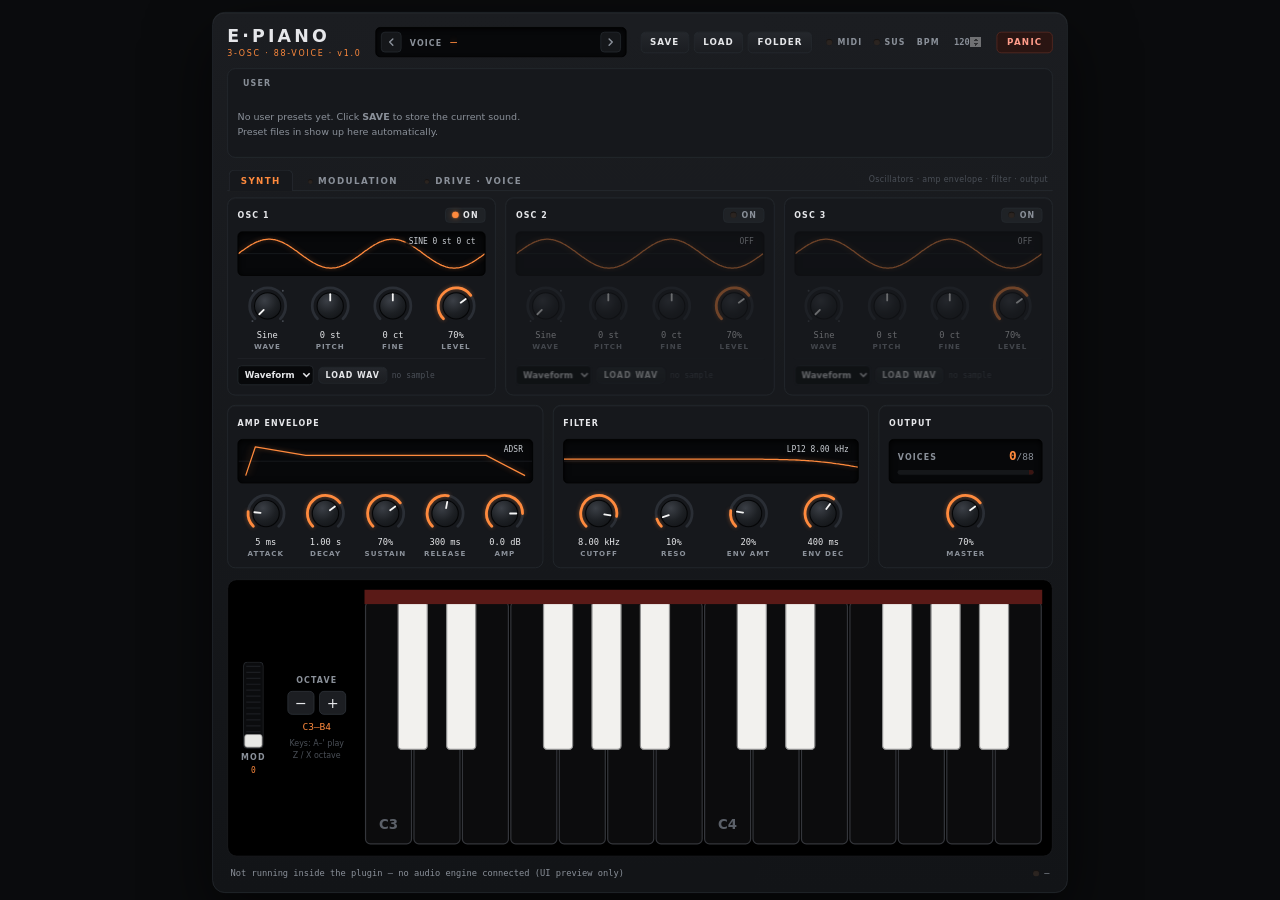
<file: vst/ui/index.html>
<!doctype html>
<html lang="en">
<head>
  <meta charset="utf-8">
  <meta name="viewport" content="width=device-width, initial-scale=1, minimum-scale=1, maximum-scale=1, user-scalable=no, viewport-fit=cover">
  <title>E-Piano</title>
  <link rel="stylesheet" href="css/style.css">
</head>
<body class="plugin">
  <!-- shared SVG defs (knob face gradient) -->
  <svg width="0" height="0" style="position:absolute" aria-hidden="true" focusable="false">
    <defs>
      <radialGradient id="knobFace" cx="38%" cy="30%" r="80%">
        <stop offset="0%" stop-color="#3b3f46"/>
        <stop offset="60%" stop-color="#1d2024"/>
        <stop offset="100%" stop-color="#121417"/>
      </radialGradient>
    </defs>
  </svg>

  <main class="synth">
    <header class="topbar">
      <div class="brand">
        <span class="brand-mark">E·PIANO</span>
        <span class="brand-sub">3-OSC · 88-VOICE · v1.0</span>
      </div>
      <div class="patch-display">
        <button id="preset-prev" type="button" class="pd-step" aria-label="Previous preset">
          <svg viewBox="0 0 12 12" aria-hidden="true"><path d="M8 2 4 6l4 4"/></svg>
        </button>
        <div class="pd-text">
          <span id="preset-cat" class="pd-label">VOICE</span>
          <span id="preset-name" class="pd-name"></span>
        </div>
        <button id="preset-next" type="button" class="pd-step" aria-label="Next preset">
          <svg viewBox="0 0 12 12" aria-hidden="true"><path d="m4 2 4 4-4 4"/></svg>
        </button>
      </div>
      <div class="preset-actions">
        <button id="preset-save" type="button" class="pd-btn">SAVE</button>
        <button id="preset-load" type="button" class="pd-btn">LOAD</button>
        <button id="preset-folder" type="button" class="pd-btn" title="Open the preset folder">FOLDER</button>
      </div>
      <div class="top-controls">
        <label class="midi-pick web-only">
          <span class="ctl-label">MIDI IN</span>
          <select id="midi-select"><option>Detecting…</option></select>
        </label>
        <span class="indicator"><span class="led" id="midi-led" title="Note activity"></span>MIDI</span>
        <span class="indicator"><span class="led" id="sustain-led"></span>SUS</span>
        <label class="indicator bpm-ctl" title="Tempo for synced LFOs (from the host in the plugin)">
          BPM <input id="bpm-input" type="number" min="20" max="300" step="0.1" value="120" readonly>
        </label>
        <button id="panic-btn" type="button" class="panic">PANIC</button>
      </div>
    </header>

    <section class="browser" aria-label="Presets">
      <div class="cat-tabs" id="cat-tabs" role="tablist"></div>
      <div class="preset-grid" id="preset-grid"></div>
    </section>

    <nav class="page-tabs" role="tablist" aria-label="Sections">
      <button type="button" class="page-tab" data-page="synth" role="tab">SYNTH</button>
      <button type="button" class="page-tab" data-page="mod" role="tab"><span class="led" id="mod-led"></span>MODULATION</button>
      <button type="button" class="page-tab" data-page="fx" role="tab"><span class="led" id="fx-led"></span>DRIVE · VOICE</button>
      <span class="page-hint" id="page-hint"></span>
    </nav>
    <div class="pages">
      <div class="page" data-page="synth">
        <section class="osc-row" id="osc-row"></section>
        <section class="mod-row" id="mod-row"></section>
      </div>
      <div class="page" data-page="mod">
        <section class="modpage-row" id="modpage-row"></section>
      </div>
      <div class="page" data-page="fx">
        <section class="fxpage-row" id="fxpage-row"></section>
      </div>
    </div>

    <section class="keybed">
      <div id="wheel-slot"></div>
      <div class="octave-ctl">
        <span class="ctl-label">OCTAVE</span>
        <div class="oct-buttons">
          <button id="oct-down" type="button" aria-label="Octave down">−</button>
          <button id="oct-up" type="button" aria-label="Octave up">+</button>
        </div>
        <span id="octave-readout" class="oct-readout"></span>
        <span class="kbd-hint">Keys: A–' play<br>Z / X octave</span>
      </div>
      <div id="piano" class="piano"></div>
    </section>

    <footer class="statusbar">
      <span id="midi-monitor" class="monitor">Connecting to plugin…</span>
      <span class="audio-status"><span class="led" id="audio-led"></span><span id="audio-info">—</span></span>
    </footer>
  </main>

  <div id="modal" class="modal hidden" role="dialog" aria-modal="true" aria-labelledby="modal-title">
    <div class="modal-card">
      <div id="modal-title" class="modal-title"></div>
      <div id="modal-body" class="modal-body"></div>
      <input id="modal-input" type="text" maxlength="60" spellcheck="false" autocomplete="off">
      <div class="modal-actions">
        <button id="modal-cancel" type="button" class="pd-btn">CANCEL</button>
        <button id="modal-ok" type="button" class="pd-btn primary">OK</button>
      </div>
    </div>
  </div>

  <script src="js/params.js"></script>
  <script src="js/engine-juce.js"></script>
  <script src="js/knob.js"></script>
  <script src="js/controls.js"></script>
  <script src="js/piano.js"></script>
  <script src="js/app.js"></script>
</body>
</html>
</file>
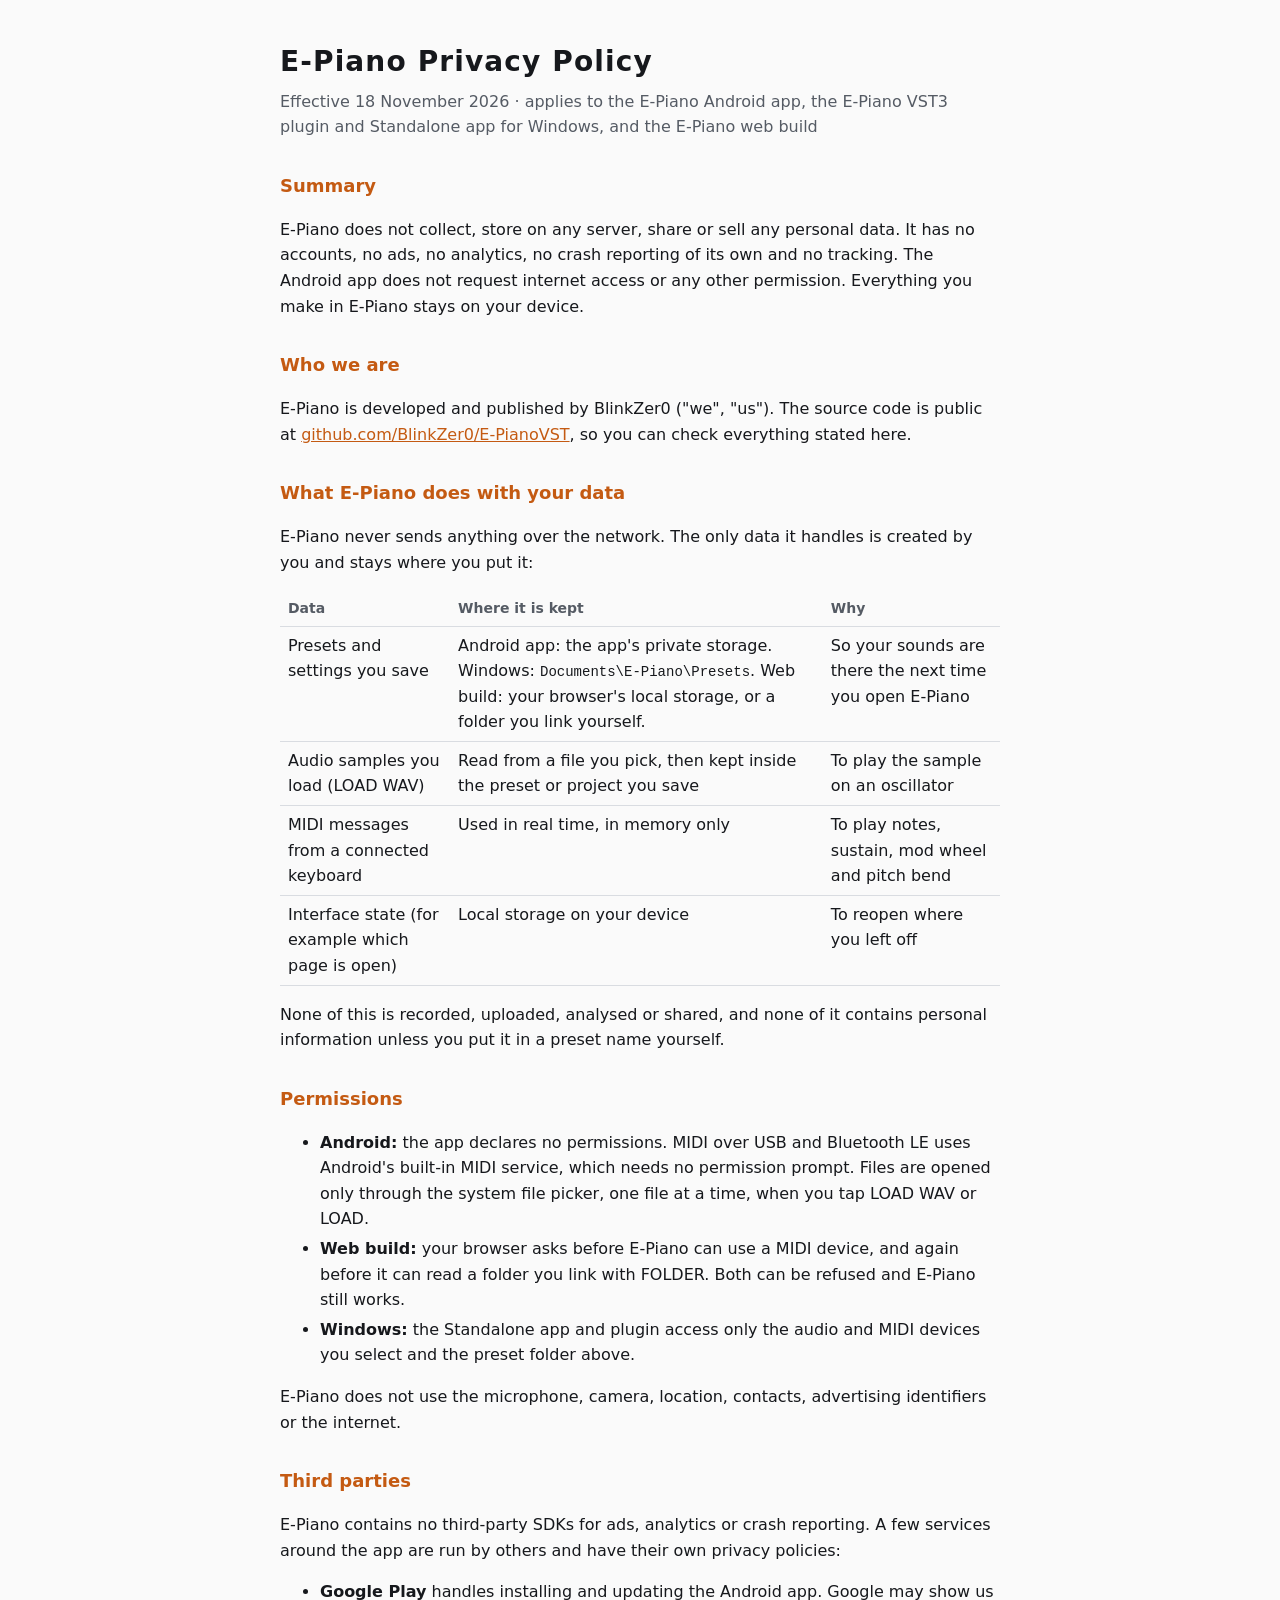
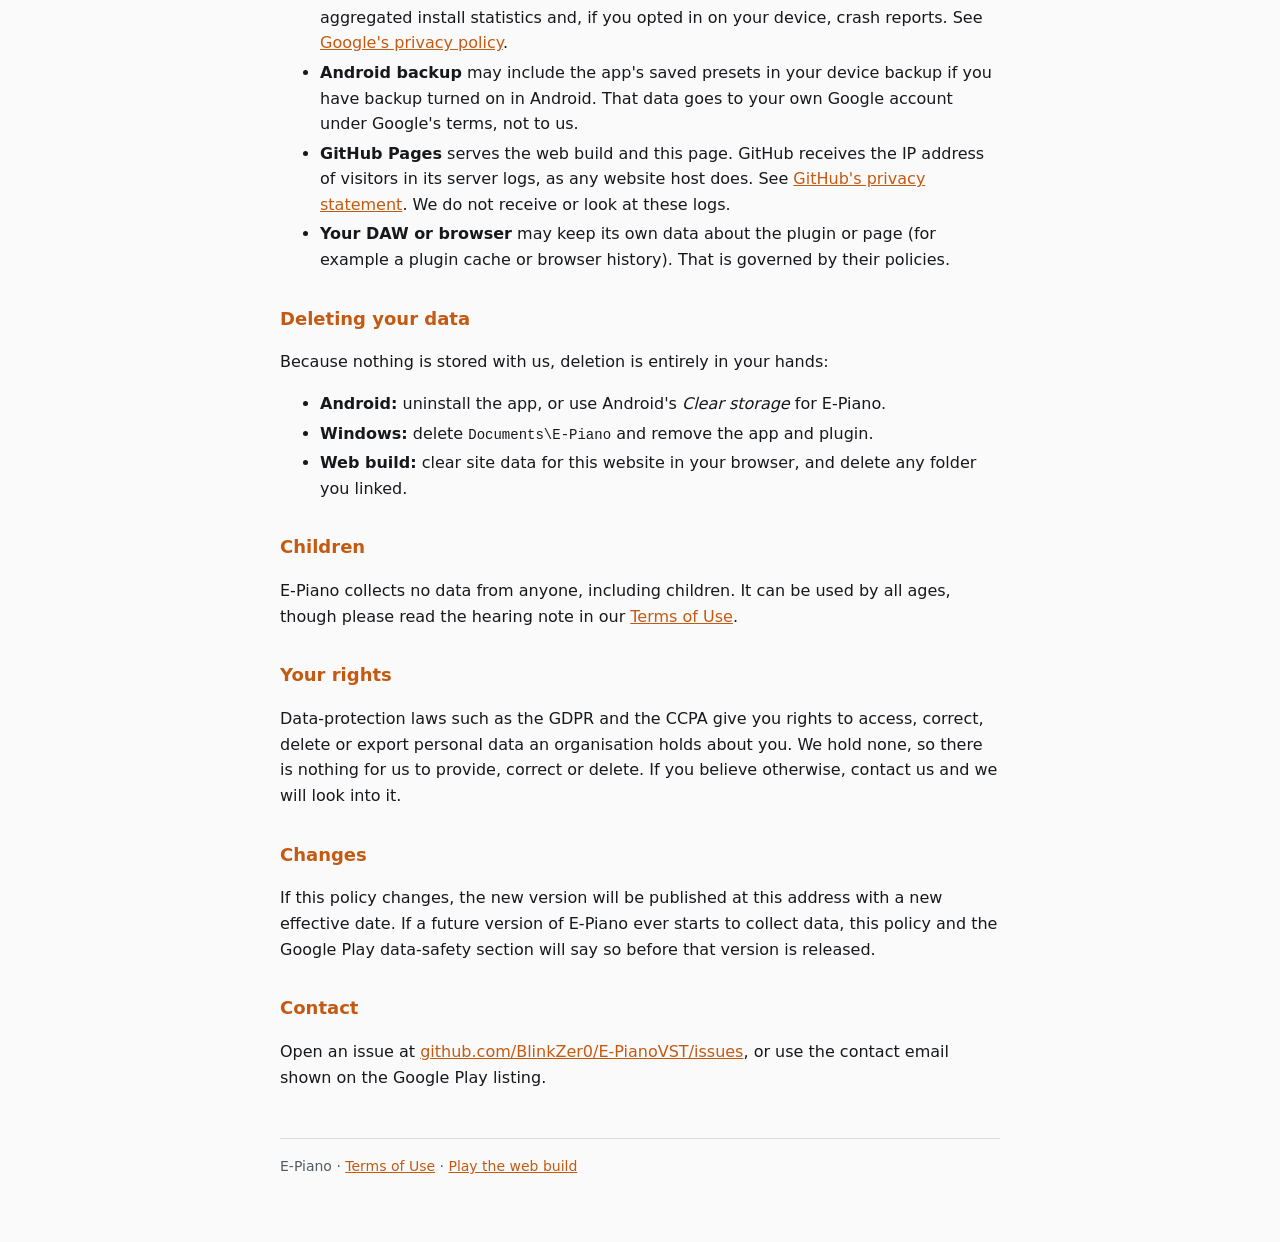
<file: docs/privacy.html>
<!doctype html>
<html lang="en">
<head>
<meta charset="utf-8">
<meta name="viewport" content="width=device-width, initial-scale=1">
<title>E-Piano Privacy Policy</title>
<style>
  :root { --bg: #0a0b0d; --text: #e6e7ea; --muted: #8a9099; --accent: #ff8a3d; --edge: #262a30; }
  @media (prefers-color-scheme: light) { :root { --bg: #fafafa; --text: #16181c; --muted: #555b64; --accent: #c45a12; --edge: #d9dce1; } }
  body { margin: 0; background: var(--bg); color: var(--text); font: 16px/1.6 "Segoe UI", system-ui, -apple-system, sans-serif; }
  main { max-width: 720px; margin: 0 auto; padding: 40px 16px 64px; }
  h1 { font-size: 28px; letter-spacing: 0.04em; margin: 0 0 4px; }
  .date { color: var(--muted); margin: 0 0 32px; }
  h2 { font-size: 18px; margin: 32px 0 8px; color: var(--accent); }
  a { color: var(--accent); }
  li { margin: 4px 0; }
  code { font-size: 14px; }
  table { border-collapse: collapse; width: 100%; margin: 8px 0 16px; }
  th, td { text-align: left; vertical-align: top; padding: 6px 8px; border-bottom: 1px solid var(--edge); }
  th { color: var(--muted); font-weight: 600; font-size: 14px; }
  footer { margin-top: 48px; padding-top: 16px; border-top: 1px solid var(--edge); color: var(--muted); font-size: 14px; }
</style>
</head>
<body>
<main>
  <h1>E-Piano Privacy Policy</h1>
  <p class="date">Effective 18 November 2026 · applies to the E-Piano Android app, the E-Piano VST3 plugin and Standalone app for Windows, and the E-Piano web build</p>

  <h2>Summary</h2>
  <p>E-Piano does not collect, store on any server, share or sell any personal data. It has no accounts, no ads, no analytics, no crash reporting of its own and no tracking. The Android app does not request internet access or any other permission. Everything you make in E-Piano stays on your device.</p>

  <h2>Who we are</h2>
  <p>E-Piano is developed and published by BlinkZer0 ("we", "us"). The source code is public at <a href="https://github.com/BlinkZer0/E-PianoVST">github.com/BlinkZer0/E-PianoVST</a>, so you can check everything stated here.</p>

  <h2>What E-Piano does with your data</h2>
  <p>E-Piano never sends anything over the network. The only data it handles is created by you and stays where you put it:</p>
  <table>
    <tr><th>Data</th><th>Where it is kept</th><th>Why</th></tr>
    <tr><td>Presets and settings you save</td><td>Android app: the app's private storage. Windows: <code>Documents\E-Piano\Presets</code>. Web build: your browser's local storage, or a folder you link yourself.</td><td>So your sounds are there the next time you open E-Piano</td></tr>
    <tr><td>Audio samples you load (LOAD WAV)</td><td>Read from a file you pick, then kept inside the preset or project you save</td><td>To play the sample on an oscillator</td></tr>
    <tr><td>MIDI messages from a connected keyboard</td><td>Used in real time, in memory only</td><td>To play notes, sustain, mod wheel and pitch bend</td></tr>
    <tr><td>Interface state (for example which page is open)</td><td>Local storage on your device</td><td>To reopen where you left off</td></tr>
  </table>
  <p>None of this is recorded, uploaded, analysed or shared, and none of it contains personal information unless you put it in a preset name yourself.</p>

  <h2>Permissions</h2>
  <ul>
    <li><b>Android:</b> the app declares no permissions. MIDI over USB and Bluetooth LE uses Android's built-in MIDI service, which needs no permission prompt. Files are opened only through the system file picker, one file at a time, when you tap LOAD WAV or LOAD.</li>
    <li><b>Web build:</b> your browser asks before E-Piano can use a MIDI device, and again before it can read a folder you link with FOLDER. Both can be refused and E-Piano still works.</li>
    <li><b>Windows:</b> the Standalone app and plugin access only the audio and MIDI devices you select and the preset folder above.</li>
  </ul>
  <p>E-Piano does not use the microphone, camera, location, contacts, advertising identifiers or the internet.</p>

  <h2>Third parties</h2>
  <p>E-Piano contains no third-party SDKs for ads, analytics or crash reporting. A few services around the app are run by others and have their own privacy policies:</p>
  <ul>
    <li><b>Google Play</b> handles installing and updating the Android app. Google may show us aggregated install statistics and, if you opted in on your device, crash reports. See <a href="https://policies.google.com/privacy">Google's privacy policy</a>.</li>
    <li><b>Android backup</b> may include the app's saved presets in your device backup if you have backup turned on in Android. That data goes to your own Google account under Google's terms, not to us.</li>
    <li><b>GitHub Pages</b> serves the web build and this page. GitHub receives the IP address of visitors in its server logs, as any website host does. See <a href="https://docs.github.com/site-policy/privacy-policies/github-general-privacy-statement">GitHub's privacy statement</a>. We do not receive or look at these logs.</li>
    <li><b>Your DAW or browser</b> may keep its own data about the plugin or page (for example a plugin cache or browser history). That is governed by their policies.</li>
  </ul>

  <h2>Deleting your data</h2>
  <p>Because nothing is stored with us, deletion is entirely in your hands:</p>
  <ul>
    <li><b>Android:</b> uninstall the app, or use Android's <i>Clear storage</i> for E-Piano.</li>
    <li><b>Windows:</b> delete <code>Documents\E-Piano</code> and remove the app and plugin.</li>
    <li><b>Web build:</b> clear site data for this website in your browser, and delete any folder you linked.</li>
  </ul>

  <h2>Children</h2>
  <p>E-Piano collects no data from anyone, including children. It can be used by all ages, though please read the hearing note in our <a href="terms.html">Terms of Use</a>.</p>

  <h2>Your rights</h2>
  <p>Data-protection laws such as the GDPR and the CCPA give you rights to access, correct, delete or export personal data an organisation holds about you. We hold none, so there is nothing for us to provide, correct or delete. If you believe otherwise, contact us and we will look into it.</p>

  <h2>Changes</h2>
  <p>If this policy changes, the new version will be published at this address with a new effective date. If a future version of E-Piano ever starts to collect data, this policy and the Google Play data-safety section will say so before that version is released.</p>

  <h2>Contact</h2>
  <p>Open an issue at <a href="https://github.com/BlinkZer0/E-PianoVST/issues">github.com/BlinkZer0/E-PianoVST/issues</a>, or use the contact email shown on the Google Play listing.</p>

  <footer>E-Piano · <a href="terms.html">Terms of Use</a> · <a href="./">Play the web build</a></footer>
</main>
</body>
</html>
</file>
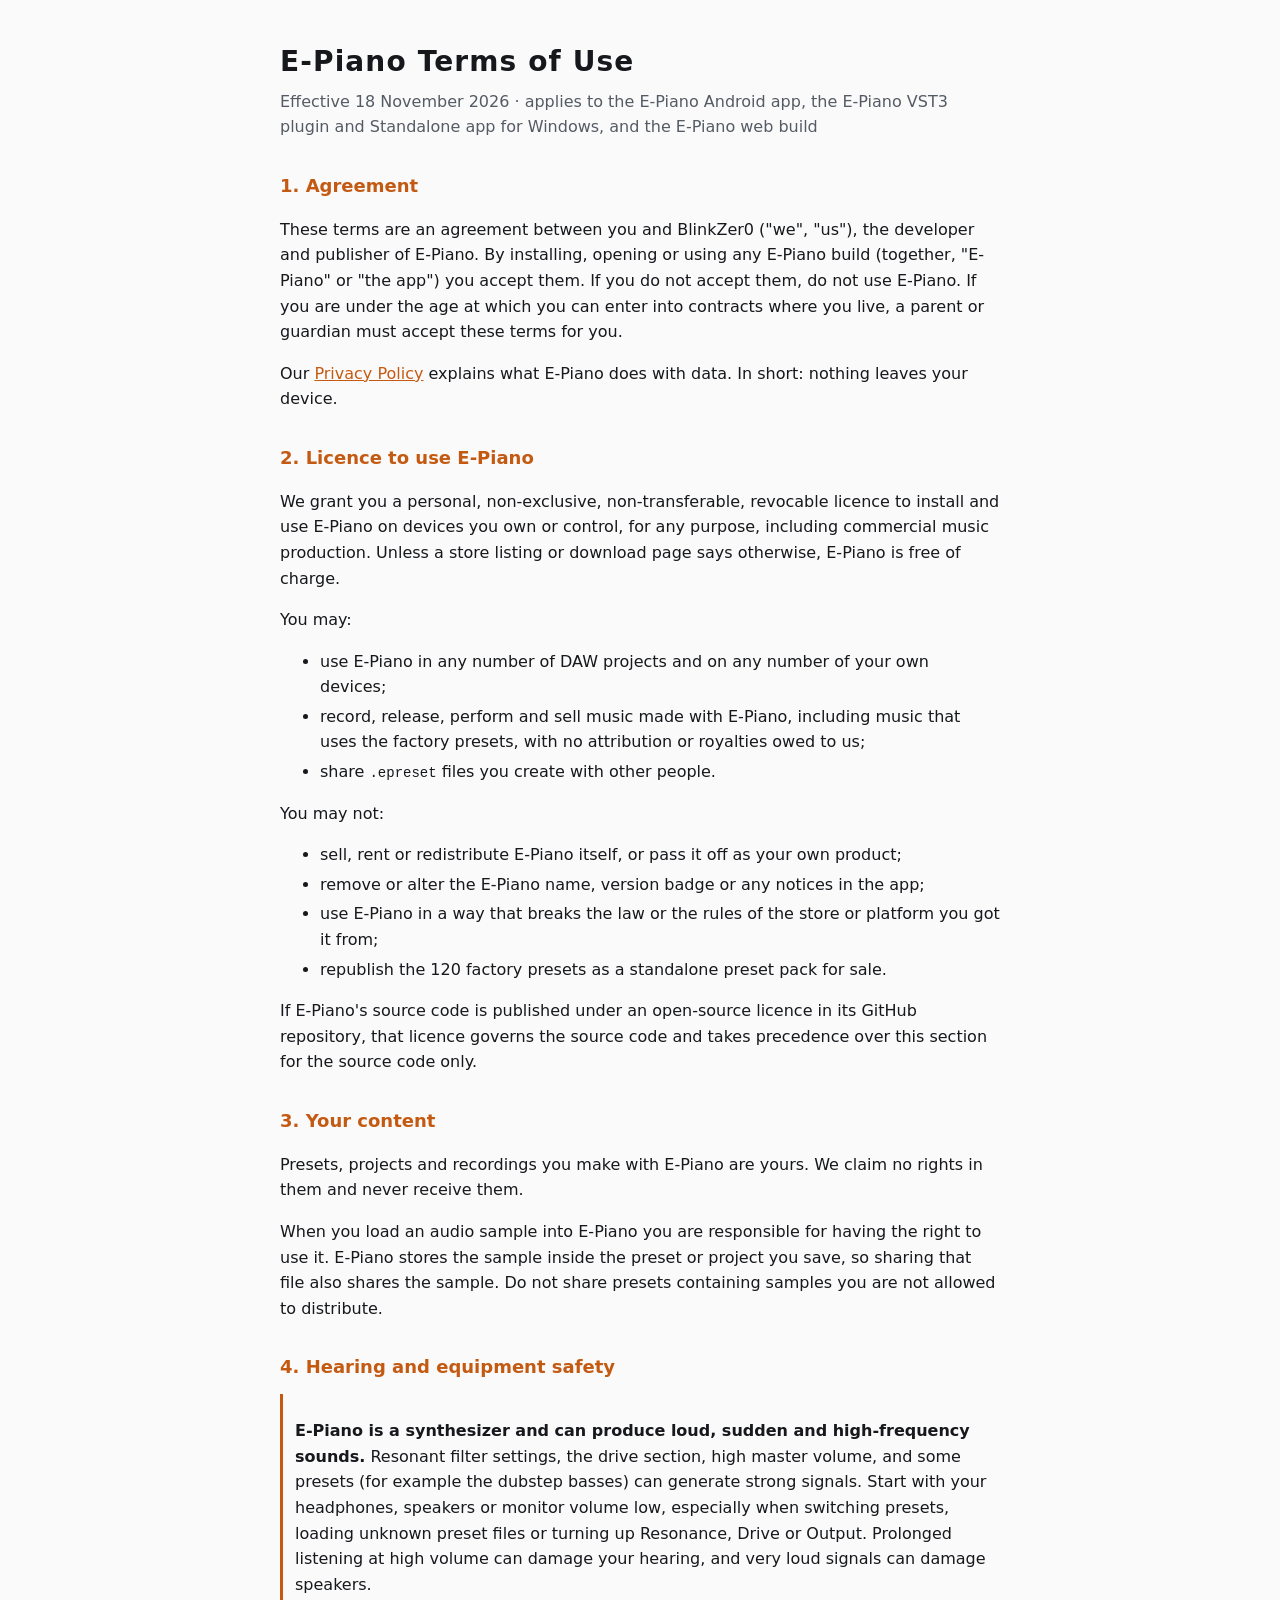
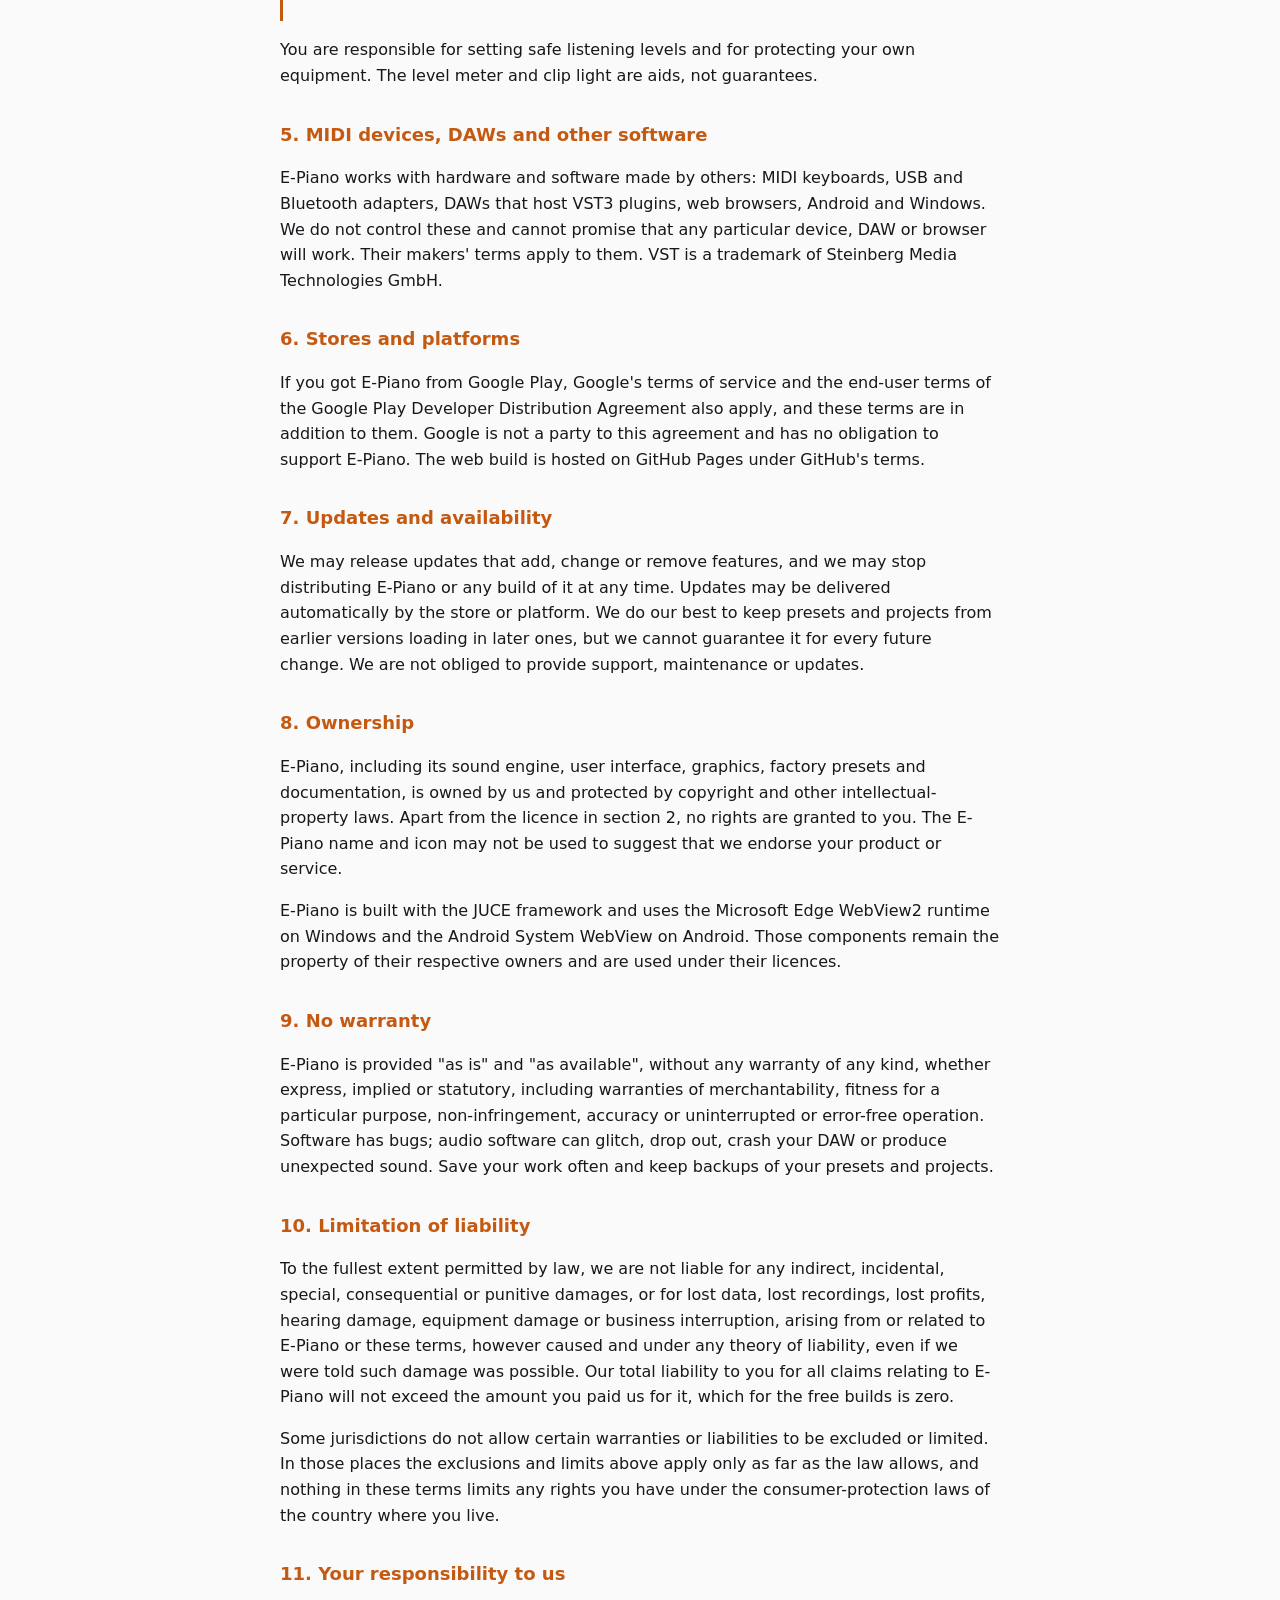
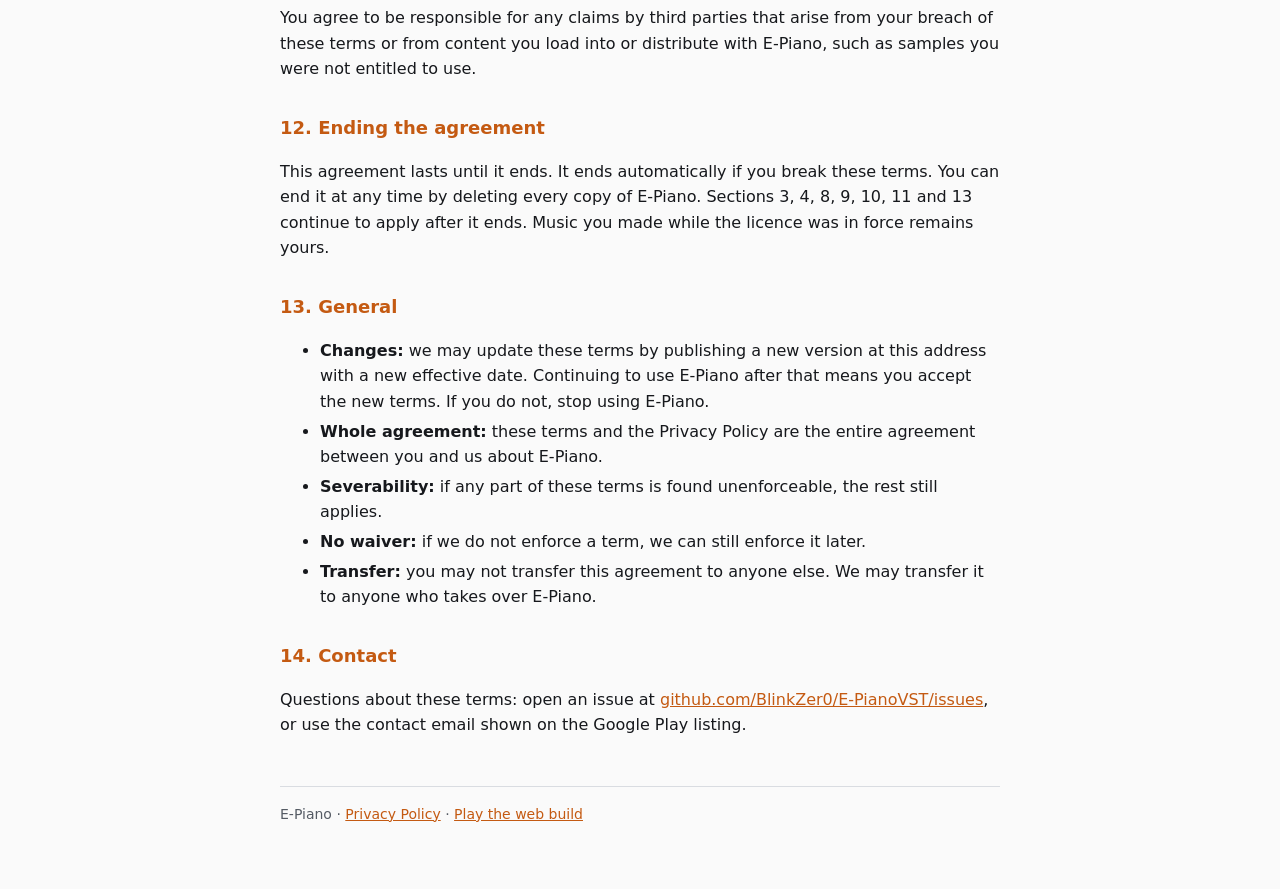
<file: docs/terms.html>
<!doctype html>
<html lang="en">
<head>
<meta charset="utf-8">
<meta name="viewport" content="width=device-width, initial-scale=1">
<title>E-Piano Terms of Use</title>
<style>
  :root { --bg: #0a0b0d; --text: #e6e7ea; --muted: #8a9099; --accent: #ff8a3d; --edge: #262a30; }
  @media (prefers-color-scheme: light) { :root { --bg: #fafafa; --text: #16181c; --muted: #555b64; --accent: #c45a12; --edge: #d9dce1; } }
  body { margin: 0; background: var(--bg); color: var(--text); font: 16px/1.6 "Segoe UI", system-ui, -apple-system, sans-serif; }
  main { max-width: 720px; margin: 0 auto; padding: 40px 16px 64px; }
  h1 { font-size: 28px; letter-spacing: 0.04em; margin: 0 0 4px; }
  .date { color: var(--muted); margin: 0 0 32px; }
  h2 { font-size: 18px; margin: 32px 0 8px; color: var(--accent); }
  a { color: var(--accent); }
  li { margin: 4px 0; }
  code { font-size: 14px; }
  .warn { border-left: 3px solid var(--accent); padding: 8px 12px; margin: 12px 0; }
  footer { margin-top: 48px; padding-top: 16px; border-top: 1px solid var(--edge); color: var(--muted); font-size: 14px; }
</style>
</head>
<body>
<main>
  <h1>E-Piano Terms of Use</h1>
  <p class="date">Effective 18 November 2026 · applies to the E-Piano Android app, the E-Piano VST3 plugin and Standalone app for Windows, and the E-Piano web build</p>

  <h2>1. Agreement</h2>
  <p>These terms are an agreement between you and BlinkZer0 ("we", "us"), the developer and publisher of E-Piano. By installing, opening or using any E-Piano build (together, "E-Piano" or "the app") you accept them. If you do not accept them, do not use E-Piano. If you are under the age at which you can enter into contracts where you live, a parent or guardian must accept these terms for you.</p>
  <p>Our <a href="privacy.html">Privacy Policy</a> explains what E-Piano does with data. In short: nothing leaves your device.</p>

  <h2>2. Licence to use E-Piano</h2>
  <p>We grant you a personal, non-exclusive, non-transferable, revocable licence to install and use E-Piano on devices you own or control, for any purpose, including commercial music production. Unless a store listing or download page says otherwise, E-Piano is free of charge.</p>
  <p>You may:</p>
  <ul>
    <li>use E-Piano in any number of DAW projects and on any number of your own devices;</li>
    <li>record, release, perform and sell music made with E-Piano, including music that uses the factory presets, with no attribution or royalties owed to us;</li>
    <li>share <code>.epreset</code> files you create with other people.</li>
  </ul>
  <p>You may not:</p>
  <ul>
    <li>sell, rent or redistribute E-Piano itself, or pass it off as your own product;</li>
    <li>remove or alter the E-Piano name, version badge or any notices in the app;</li>
    <li>use E-Piano in a way that breaks the law or the rules of the store or platform you got it from;</li>
    <li>republish the 120 factory presets as a standalone preset pack for sale.</li>
  </ul>
  <p>If E-Piano's source code is published under an open-source licence in its GitHub repository, that licence governs the source code and takes precedence over this section for the source code only.</p>

  <h2>3. Your content</h2>
  <p>Presets, projects and recordings you make with E-Piano are yours. We claim no rights in them and never receive them.</p>
  <p>When you load an audio sample into E-Piano you are responsible for having the right to use it. E-Piano stores the sample inside the preset or project you save, so sharing that file also shares the sample. Do not share presets containing samples you are not allowed to distribute.</p>

  <h2>4. Hearing and equipment safety</h2>
  <div class="warn">
    <p><b>E-Piano is a synthesizer and can produce loud, sudden and high-frequency sounds.</b> Resonant filter settings, the drive section, high master volume, and some presets (for example the dubstep basses) can generate strong signals. Start with your headphones, speakers or monitor volume low, especially when switching presets, loading unknown preset files or turning up Resonance, Drive or Output. Prolonged listening at high volume can damage your hearing, and very loud signals can damage speakers.</p>
  </div>
  <p>You are responsible for setting safe listening levels and for protecting your own equipment. The level meter and clip light are aids, not guarantees.</p>

  <h2>5. MIDI devices, DAWs and other software</h2>
  <p>E-Piano works with hardware and software made by others: MIDI keyboards, USB and Bluetooth adapters, DAWs that host VST3 plugins, web browsers, Android and Windows. We do not control these and cannot promise that any particular device, DAW or browser will work. Their makers' terms apply to them. VST is a trademark of Steinberg Media Technologies GmbH.</p>

  <h2>6. Stores and platforms</h2>
  <p>If you got E-Piano from Google Play, Google's terms of service and the end-user terms of the Google Play Developer Distribution Agreement also apply, and these terms are in addition to them. Google is not a party to this agreement and has no obligation to support E-Piano. The web build is hosted on GitHub Pages under GitHub's terms.</p>

  <h2>7. Updates and availability</h2>
  <p>We may release updates that add, change or remove features, and we may stop distributing E-Piano or any build of it at any time. Updates may be delivered automatically by the store or platform. We do our best to keep presets and projects from earlier versions loading in later ones, but we cannot guarantee it for every future change. We are not obliged to provide support, maintenance or updates.</p>

  <h2>8. Ownership</h2>
  <p>E-Piano, including its sound engine, user interface, graphics, factory presets and documentation, is owned by us and protected by copyright and other intellectual-property laws. Apart from the licence in section 2, no rights are granted to you. The E-Piano name and icon may not be used to suggest that we endorse your product or service.</p>
  <p>E-Piano is built with the JUCE framework and uses the Microsoft Edge WebView2 runtime on Windows and the Android System WebView on Android. Those components remain the property of their respective owners and are used under their licences.</p>

  <h2>9. No warranty</h2>
  <p>E-Piano is provided "as is" and "as available", without any warranty of any kind, whether express, implied or statutory, including warranties of merchantability, fitness for a particular purpose, non-infringement, accuracy or uninterrupted or error-free operation. Software has bugs; audio software can glitch, drop out, crash your DAW or produce unexpected sound. Save your work often and keep backups of your presets and projects.</p>

  <h2>10. Limitation of liability</h2>
  <p>To the fullest extent permitted by law, we are not liable for any indirect, incidental, special, consequential or punitive damages, or for lost data, lost recordings, lost profits, hearing damage, equipment damage or business interruption, arising from or related to E-Piano or these terms, however caused and under any theory of liability, even if we were told such damage was possible. Our total liability to you for all claims relating to E-Piano will not exceed the amount you paid us for it, which for the free builds is zero.</p>
  <p>Some jurisdictions do not allow certain warranties or liabilities to be excluded or limited. In those places the exclusions and limits above apply only as far as the law allows, and nothing in these terms limits any rights you have under the consumer-protection laws of the country where you live.</p>

  <h2>11. Your responsibility to us</h2>
  <p>You agree to be responsible for any claims by third parties that arise from your breach of these terms or from content you load into or distribute with E-Piano, such as samples you were not entitled to use.</p>

  <h2>12. Ending the agreement</h2>
  <p>This agreement lasts until it ends. It ends automatically if you break these terms. You can end it at any time by deleting every copy of E-Piano. Sections 3, 4, 8, 9, 10, 11 and 13 continue to apply after it ends. Music you made while the licence was in force remains yours.</p>

  <h2>13. General</h2>
  <ul>
    <li><b>Changes:</b> we may update these terms by publishing a new version at this address with a new effective date. Continuing to use E-Piano after that means you accept the new terms. If you do not, stop using E-Piano.</li>
    <li><b>Whole agreement:</b> these terms and the Privacy Policy are the entire agreement between you and us about E-Piano.</li>
    <li><b>Severability:</b> if any part of these terms is found unenforceable, the rest still applies.</li>
    <li><b>No waiver:</b> if we do not enforce a term, we can still enforce it later.</li>
    <li><b>Transfer:</b> you may not transfer this agreement to anyone else. We may transfer it to anyone who takes over E-Piano.</li>
  </ul>

  <h2>14. Contact</h2>
  <p>Questions about these terms: open an issue at <a href="https://github.com/BlinkZer0/E-PianoVST/issues">github.com/BlinkZer0/E-PianoVST/issues</a>, or use the contact email shown on the Google Play listing.</p>

  <footer>E-Piano · <a href="privacy.html">Privacy Policy</a> · <a href="./">Play the web build</a></footer>
</main>
</body>
</html>
</file>
<file: vst/ui/css/style.css>
:root {
  --bg: #0a0b0d;
  --chassis-1: #1b1d21;
  --chassis-2: #121417;
  --panel: #16181c;
  --panel-edge: #262a30;
  --screen: #07080a;
  --text: #e6e7ea;
  --muted: #8a9099;
  --faint: #4a4f57;
  --accent: #ff8a3d;
  --accent-glow: rgba(255, 138, 61, 0.45);
  --accent-dim: #5a3118;
  --track: #2a2e35;
  --sans: "Segoe UI", system-ui, -apple-system, sans-serif;
  --mono: "Cascadia Mono", "Consolas", ui-monospace, monospace;
}

* { box-sizing: border-box; }

html, body { margin: 0; }
body {
  min-height: 100vh;
  background: radial-gradient(1200px 600px at 50% -10%, #1a1c21 0%, var(--bg) 60%) var(--bg);
  color: var(--text);
  font-family: var(--sans);
  display: flex;
  justify-content: center;
  padding: 24px 16px;
  -webkit-font-smoothing: antialiased;
}

button { font-family: inherit; color: inherit; }

.synth {
  width: 100%;
  min-width: 0;
  max-width: 1080px;
  background: linear-gradient(180deg, var(--chassis-1), var(--chassis-2));
  border: 1px solid var(--panel-edge);
  border-radius: 16px;
  padding: 18px;
  box-shadow: 0 30px 80px rgba(0, 0, 0, 0.6), inset 0 1px 0 rgba(255, 255, 255, 0.05);
  display: flex;
  flex-direction: column;
  gap: 14px;
  user-select: none;
}

/* ---------------------------------------------------------------- LEDs --- */
.led {
  display: inline-block;
  width: 8px; height: 8px;
  border-radius: 50%;
  background: #2b2420;
  box-shadow: inset 0 1px 1px rgba(0, 0, 0, 0.6);
  flex: none;
  transition: background 60ms, box-shadow 60ms;
}
.led.on, .selected > .led, .power.on .led {
  background: var(--accent);
  box-shadow: 0 0 8px var(--accent-glow), 0 0 2px var(--accent);
}

.ctl-label, .panel-title, .knob-label, .pd-label, .vs-label {
  font-size: 10px;
  letter-spacing: 0.14em;
  text-transform: uppercase;
  color: var(--muted);
  font-weight: 600;
}

/* -------------------------------------------------------------- top bar --- */
.topbar {
  display: flex;
  align-items: center;
  gap: 18px;
  flex-wrap: wrap;
}
.brand { display: flex; flex-direction: column; line-height: 1.1; }
.brand-mark { font-size: 22px; font-weight: 800; letter-spacing: 0.18em; }
.brand-sub { font-size: 10px; letter-spacing: 0.22em; color: var(--accent); margin-top: 3px; }

.patch-display {
  flex: 1;
  min-width: 200px;
  display: flex;
  align-items: baseline;
  gap: 10px;
  background: var(--screen);
  border: 1px solid #000;
  border-radius: 6px;
  padding: 8px 12px;
  box-shadow: inset 0 2px 6px rgba(0, 0, 0, 0.8);
}
.pd-name { font-family: var(--mono); color: var(--accent); font-size: 15px; text-shadow: 0 0 8px var(--accent-glow); }

.top-controls { display: flex; align-items: center; gap: 14px; flex-wrap: wrap; }
.midi-pick { display: flex; align-items: center; gap: 8px; }
.midi-pick select {
  background: var(--screen);
  color: var(--text);
  border: 1px solid var(--panel-edge);
  border-radius: 5px;
  padding: 5px 8px;
  font: 12px var(--sans);
  max-width: 220px;
}
.indicator { display: flex; align-items: center; gap: 6px; font-size: 10px; letter-spacing: 0.14em; color: var(--muted); font-weight: 600; }

.panic {
  background: #2a1512;
  border: 1px solid #5b2a22;
  color: #ff9c8a;
  border-radius: 6px;
  padding: 6px 12px;
  font-size: 11px;
  letter-spacing: 0.14em;
  font-weight: 700;
  cursor: pointer;
}
.panic:hover { background: #3a1a15; }
.panic:active { transform: translateY(1px); }

/* ----------------------------------------------------------- voice bank --- */
.voice-bank {
  display: grid;
  grid-template-columns: repeat(8, 1fr);
  gap: 8px;
}
.voice-btn {
  position: relative;
  display: flex;
  flex-direction: column;
  align-items: flex-start;
  gap: 2px;
  padding: 8px 10px 9px;
  background: linear-gradient(180deg, #23262b, #1a1c20);
  border: 1px solid var(--panel-edge);
  border-radius: 7px;
  cursor: pointer;
  text-align: left;
  box-shadow: 0 2px 0 #0b0c0e;
  transition: border-color 120ms;
}
.voice-btn:hover { border-color: #3a3f47; }
.voice-btn:active { transform: translateY(1px); box-shadow: 0 1px 0 #0b0c0e; }
.voice-btn .led { position: absolute; top: 9px; right: 9px; }
.voice-num { font-family: var(--mono); font-size: 10px; color: var(--muted); }
.voice-name { font-size: 12px; font-weight: 600; line-height: 1.2; }
.voice-btn.selected { border-color: var(--accent-dim); background: linear-gradient(180deg, #2a221d, #1c1916); }
.voice-btn.dirty .voice-name::after { content: " *"; color: var(--accent); }

/* --------------------------------------------------------------- panels --- */
.osc-row { display: grid; grid-template-columns: repeat(3, 1fr); gap: 12px; }
.mod-row { display: grid; grid-template-columns: 1fr 1fr 0.55fr; gap: 12px; }

.panel {
  background: var(--panel);
  border: 1px solid var(--panel-edge);
  border-radius: 10px;
  padding: 10px 12px 12px;
  display: flex;
  flex-direction: column;
  gap: 10px;
  box-shadow: inset 0 1px 0 rgba(255, 255, 255, 0.03);
  transition: opacity 150ms;
  min-width: 0;
}
.panel.off .screen, .panel.off .knob-row { opacity: 0.38; }
.panel-head { display: flex; align-items: center; justify-content: space-between; min-height: 22px; }
.panel-title { color: var(--text); }

.power {
  display: flex; align-items: center; gap: 6px;
  background: #1f2226;
  border: 1px solid var(--panel-edge);
  border-radius: 5px;
  padding: 3px 8px;
  font-size: 10px; letter-spacing: 0.14em; font-weight: 700;
  color: var(--muted);
  cursor: pointer;
}
.power.on { color: var(--text); }

.screen {
  position: relative;
  background: var(--screen);
  border: 1px solid #000;
  border-radius: 6px;
  height: 56px;
  overflow: hidden;
  box-shadow: inset 0 2px 8px rgba(0, 0, 0, 0.9);
}
.screen svg { position: absolute; inset: 4px 0; width: 100%; height: calc(100% - 8px); }
.scr-grid { stroke: #1a1d22; stroke-width: 1; vector-effect: non-scaling-stroke; }
.scr-line {
  fill: none;
  stroke: var(--accent);
  stroke-width: 1.6;
  vector-effect: non-scaling-stroke;
  filter: drop-shadow(0 0 3px var(--accent-glow));
  stroke-linejoin: round;
}
.scr-text {
  position: absolute; right: 8px; top: 5px;
  font-family: var(--mono); font-size: 10px; color: #c9cdd3;
  background: rgba(7, 8, 10, 0.75);
  padding: 1px 4px; border-radius: 3px;
}

.voice-screen { display: flex; flex-direction: column; justify-content: center; gap: 8px; padding: 0 10px; }
.vs-row { display: flex; justify-content: space-between; align-items: baseline; }
.vs-value { font-family: var(--mono); color: var(--muted); font-size: 12px; }
.vs-value b { color: var(--accent); font-size: 16px; font-weight: 600; }
.meter { position: relative; height: 6px; background: #15171a; border-radius: 3px; overflow: hidden; }
#meter-fill {
  height: 100%; width: 0%;
  background: linear-gradient(90deg, #3d8f5a 0%, #b8b23b 75%, #ff5a3d 100%);
  background-size: 100% 100%;
  transition: width 60ms linear;
}
.meter-clip { position: absolute; right: 0; top: 0; width: 6px; height: 100%; background: #3a1512; }
.meter-clip.on { background: #ff3b2f; box-shadow: 0 0 6px #ff3b2f; }

/* ---------------------------------------------------------------- knobs --- */
.knob-row { display: flex; justify-content: space-around; gap: 4px; }
.knob { display: flex; flex-direction: column; align-items: center; gap: 2px; width: 64px; }
.knob-svg { width: 56px; height: 56px; cursor: ns-resize; touch-action: none; outline: none; overflow: visible; }
.knob-svg:focus-visible .k-face { stroke: var(--accent); }
.k-track { fill: none; stroke: var(--track); stroke-width: 4; stroke-linecap: round; }
.k-value { fill: none; stroke: var(--accent); stroke-width: 4; stroke-linecap: round; filter: drop-shadow(0 0 3px var(--accent-glow)); }
.k-tick { fill: var(--faint); }
.k-face { fill: url(#knobFace); stroke: #050607; stroke-width: 1.5; }
.k-pointer { stroke: #f4f4f4; stroke-width: 2.6; stroke-linecap: round; }
.knob:hover .k-track { stroke: #343941; }
.knob-value { font-family: var(--mono); font-size: 11px; color: var(--text); min-height: 14px; white-space: nowrap; }
.knob.active .knob-value { color: var(--accent); }
.knob-label { font-size: 9px; }

.output-panel .knob-row { flex: 1; align-items: center; }

/* --------------------------------------------------------------- keybed --- */
.keybed {
  display: flex;
  gap: 14px;
  background: #000;
  border: 1px solid #1c1e22;
  border-radius: 12px;
  padding: 12px;
  box-shadow: inset 0 4px 14px rgba(0, 0, 0, 0.9);
}
.octave-ctl {
  display: flex; flex-direction: column; align-items: center; justify-content: center;
  gap: 8px; width: 92px; flex: none;
}
.oct-buttons { display: flex; gap: 6px; }
.oct-buttons button {
  width: 34px; height: 30px;
  background: #1c1e22; border: 1px solid #30343b; border-radius: 6px;
  font-size: 18px; line-height: 1; cursor: pointer;
}
.oct-buttons button:hover { border-color: var(--accent-dim); }
.oct-buttons button:active { transform: translateY(1px); }
.oct-readout { font-family: var(--mono); font-size: 12px; color: var(--accent); }
.kbd-hint { font-size: 10px; color: var(--faint); text-align: center; line-height: 1.4; }

.piano { flex: 1; min-width: 0; }
.piano-svg { display: block; width: 100%; height: auto; touch-action: none; cursor: pointer; }
.felt { fill: #5a1a17; }

/* Inverted keyboard: naturals black, sharps white */
.wkey { fill: #0c0c0d; stroke: #34363b; stroke-width: 1; transition: fill 40ms; }
.wkey:hover { fill: #17181a; }
.wkey.down { fill: var(--accent); stroke: var(--accent); }
.bkey { fill: #f2f1ee; stroke: #8f8f8f; stroke-width: 1; transition: fill 40ms; }
.bkey:hover { fill: #ffffff; }
.bkey.down { fill: var(--accent); stroke: #b85a20; }
.klabel { fill: #5b6068; font: 600 11px var(--sans); text-anchor: middle; pointer-events: none; }

/* ------------------------------------------------------------ statusbar --- */
.statusbar {
  display: flex; justify-content: space-between; align-items: center; gap: 12px;
  font-family: var(--mono); font-size: 11px; color: var(--muted);
  padding: 0 4px;
}
.monitor { flex: 1; min-width: 0; white-space: pre; overflow: hidden; text-overflow: ellipsis; }
.audio-status { display: flex; align-items: center; gap: 6px; flex: none; }

/* -------------------------------------------------------------- overlay --- */
.overlay {
  position: fixed; inset: 0; z-index: 10;
  display: flex; align-items: center; justify-content: center;
  background: rgba(5, 6, 8, 0.72);
  backdrop-filter: blur(4px);
}
.overlay.hidden { display: none; }
.overlay-card { display: flex; flex-direction: column; align-items: center; gap: 6px; text-align: center; padding: 16px; }
#power-btn {
  width: 96px; height: 96px; border-radius: 50%;
  background: radial-gradient(circle at 40% 30%, #2e3238, #15171a);
  border: 2px solid var(--accent-dim);
  color: var(--accent);
  display: flex; align-items: center; justify-content: center;
  cursor: pointer;
  box-shadow: 0 0 30px rgba(255, 138, 61, 0.15);
  transition: box-shadow 150ms, border-color 150ms;
}
#power-btn:hover { border-color: var(--accent); box-shadow: 0 0 40px var(--accent-glow); }
#power-btn:disabled { opacity: 0.5; cursor: wait; }
.overlay-title { margin: 10px 0 0; font-weight: 700; letter-spacing: 0.2em; text-transform: uppercase; font-size: 13px; }
.overlay-sub { margin: 0; color: var(--muted); font-size: 13px; max-width: 320px; }
.overlay.hint #power-btn { animation: pulse 0.9s ease-in-out 2; }
@keyframes pulse { 50% { box-shadow: 0 0 60px var(--accent-glow); border-color: var(--accent); } }

/* ----------------------------------------------------------- responsive --- */
@media (max-width: 900px) {
  .voice-bank { grid-template-columns: repeat(4, 1fr); }
  .osc-row, .mod-row { grid-template-columns: minmax(0, 1fr); }
}
@media (max-width: 560px) {
  body { padding: 12px 8px; }
  .synth { padding: 12px; }
  .voice-bank { grid-template-columns: repeat(2, minmax(0, 1fr)); }
  .patch-display { min-width: 0; flex-basis: 100%; }
  .knob { width: 56px; }
  .keybed { flex-direction: column; }
  .octave-ctl { flex-direction: row; width: auto; }
  .kbd-hint { display: none; }
}

/* ===================================================== plugin overrides ===
   The panel is laid out at a fixed design width and scaled (app.js fit())
   to whatever size the plugin window is. */
body.plugin {
  display: block;
  padding: 0;
  height: 100vh;
  overflow: hidden;
  background: var(--bg);
}
body.plugin .synth {
  position: absolute;
  top: 12px;
  left: 50%;
  width: 1080px;
  max-width: none;
  transform-origin: top center;
  transform: translateX(-50%);
}
/* never switch to the narrow layouts inside the plugin */
body.plugin .voice-bank { grid-template-columns: repeat(8, minmax(0, 1fr)); }
body.plugin .osc-row { grid-template-columns: repeat(3, minmax(0, 1fr)); }
body.plugin .mod-row { grid-template-columns: minmax(0, 1fr) minmax(0, 1fr) minmax(0, 0.55fr); }
body.plugin .keybed { flex-direction: row; }
body.plugin .octave-ctl { flex-direction: column; width: 92px; }
body.plugin .kbd-hint { display: block; }
body.plugin .knob { width: 64px; }

/* ====================================================== compact (phones) ===
   Touch screens too small for the scaled panel (app.js fit()): the panel is
   zoomed to the screen width, the page scrolls, the keybed stays at the bottom. */
body.plugin.compact { height: auto; overflow-x: hidden; overflow-y: auto; }
body.plugin.compact .synth {
  position: relative; top: auto; left: auto;
  transform: none;
  margin: 6px auto 0;
  border-radius: 12px;
  overflow: visible;
}
body.plugin.compact .keybed {
  position: sticky; bottom: 0; z-index: 3;
  box-shadow: inset 0 4px 14px rgba(0, 0, 0, 0.9), 0 -10px 24px rgba(0, 0, 0, 0.75);
}
/* scrolling page: only the active tab takes space (no blank area under short pages) */
body.plugin.compact .page:not(.active) { display: none; }
body.plugin.compact .kbd-hint,
body.plugin.compact .page-hint { display: none; }
/* landscape phone: short, wide keys so the panels above keep some room */
body.plugin.compact:not(.portrait) .piano-svg { height: 150px; }
body.plugin.compact:not(.portrait) .wheel-svg { height: 90px; }

/* portrait: one column, 480 px design width */
body.plugin.compact.portrait .synth { width: 480px; padding: 12px; gap: 12px; }
body.plugin.compact.portrait .topbar { gap: 10px; }
body.plugin.compact.portrait .patch-display { flex-basis: 100%; order: 3; min-width: 0; }
body.plugin.compact.portrait .preset-actions { margin-left: auto; }
body.plugin.compact.portrait .top-controls { order: 4; flex-basis: 100%; justify-content: space-between; gap: 10px; }
body.plugin.compact.portrait .midi-pick select { max-width: 150px; }
body.plugin.compact.portrait .preset-grid { grid-template-columns: repeat(2, minmax(0, 1fr)); height: 102px; }
body.plugin.compact.portrait .page-tab { padding: 7px 10px 6px; letter-spacing: 0.1em; }
body.plugin.compact.portrait .osc-row,
body.plugin.compact.portrait .mod-row,
body.plugin.compact.portrait .modpage-row,
body.plugin.compact.portrait .fxpage-row { grid-template-columns: minmax(0, 1fr); }
/* keybed: octave controls in a row on top, wheel beside full-width keys */
body.plugin.compact.portrait .keybed {
  display: grid; grid-template-columns: auto minmax(0, 1fr); align-items: center;
  padding: 8px 10px 10px; gap: 6px 8px;
}
body.plugin.compact.portrait .octave-ctl { grid-row: 1; grid-column: 1 / -1; flex-direction: row; width: auto; gap: 12px; }
body.plugin.compact.portrait .oct-buttons button { width: 44px; height: 30px; }
body.plugin.compact.portrait .wheel-ctl { grid-row: 2; grid-column: 1; width: 30px; }
body.plugin.compact.portrait .piano { grid-row: 2; grid-column: 2; }
body.plugin.compact.portrait .modpage-row,
body.plugin.compact.portrait .fxpage-row { align-content: start; }

/* ======================================================== preset browser === */
.patch-display { align-items: center; gap: 6px; padding: 5px 6px; }
.pd-text { flex: 1; min-width: 0; display: flex; align-items: baseline; gap: 10px; padding: 0 4px; }
.pd-name { white-space: nowrap; overflow: hidden; text-overflow: ellipsis; }
.pd-step {
  flex: none; width: 26px; height: 26px; padding: 0;
  display: flex; align-items: center; justify-content: center;
  background: #15171a; border: 1px solid var(--panel-edge); border-radius: 5px; cursor: pointer;
}
.pd-step svg { width: 12px; height: 12px; fill: none; stroke: var(--muted); stroke-width: 1.8; stroke-linecap: round; stroke-linejoin: round; }
.pd-step:hover svg { stroke: var(--accent); }
.pd-step:active { transform: translateY(1px); }

.preset-actions { display: flex; gap: 6px; }
.pd-btn {
  background: linear-gradient(180deg, #24272c, #1b1d21);
  border: 1px solid var(--panel-edge);
  border-radius: 6px;
  padding: 6px 11px;
  font-size: 11px; font-weight: 700; letter-spacing: 0.12em;
  color: var(--text);
  cursor: pointer;
}
.pd-btn:hover { border-color: #3a3f47; }
.pd-btn:active { transform: translateY(1px); }
.pd-btn.primary { background: linear-gradient(180deg, #3a2618, #2a1c13); border-color: var(--accent-dim); color: var(--accent); }
.pd-btn.primary:hover { border-color: var(--accent); }
.pd-btn.danger { background: #2a1512; border-color: #5b2a22; color: #ff9c8a; }

.browser {
  background: var(--panel);
  border: 1px solid var(--panel-edge);
  border-radius: 10px;
  padding: 8px;
  display: flex; flex-direction: column; gap: 8px;
}
.cat-tabs { display: flex; flex-wrap: wrap; gap: 4px; }
.cat-tab {
  position: relative;
  background: transparent;
  border: 1px solid transparent;
  border-radius: 5px;
  padding: 4px 10px;
  font-size: 10px; font-weight: 700; letter-spacing: 0.14em; text-transform: uppercase;
  color: var(--muted);
  cursor: pointer;
}
.cat-tab:hover { color: var(--text); }
.cat-tab.active { color: var(--accent); border-color: var(--accent-dim); background: #221a14; }
.cat-tab.has-current::after {
  content: ""; position: absolute; top: 3px; right: 3px;
  width: 4px; height: 4px; border-radius: 50%; background: var(--accent);
}

.preset-grid {
  display: grid;
  grid-template-columns: repeat(5, minmax(0, 1fr));
  grid-auto-rows: 30px;
  gap: 6px;
  height: 66px;            /* two rows; user folders with more scroll */
  overflow-y: auto;
  padding-right: 2px;
}
.preset-btn {
  position: relative;
  display: flex; align-items: center;
  padding: 0 24px 0 10px;
  background: linear-gradient(180deg, #23262b, #1a1c20);
  border: 1px solid var(--panel-edge);
  border-radius: 6px;
  font-size: 12px; font-weight: 600; text-align: left;
  cursor: pointer;
  min-width: 0;
}
.preset-btn:hover { border-color: #3a3f47; }
.preset-btn:active { transform: translateY(1px); }
.preset-btn.selected { border-color: var(--accent); background: linear-gradient(180deg, #2c221b, #1d1916); color: var(--accent); }
.pb-name { white-space: nowrap; overflow: hidden; text-overflow: ellipsis; }
.pb-del {
  position: absolute; right: 4px; top: 50%; transform: translateY(-50%);
  width: 18px; height: 18px; line-height: 17px; text-align: center;
  border-radius: 4px; color: var(--muted); font-size: 14px;
  opacity: 0;
}
.preset-btn:hover .pb-del { opacity: 1; }
.pb-del:hover { background: #3a1a15; color: #ff9c8a; }
.grid-empty { grid-column: 1 / -1; grid-row: 1 / 3; align-self: center; font-size: 12px; color: var(--muted); line-height: 1.6; padding: 0 4px; }
.path { font-family: var(--mono); color: var(--text); font-size: 11px; word-break: break-all; }

.preset-grid::-webkit-scrollbar { width: 6px; }
.preset-grid::-webkit-scrollbar-thumb { background: #30343b; border-radius: 3px; }

/* ================================================================ modal === */
.modal {
  position: fixed; inset: 0; z-index: 20;
  display: flex; align-items: center; justify-content: center;
  background: rgba(5, 6, 8, 0.7);
}
.modal.hidden { display: none; }
.modal-card {
  width: min(420px, calc(100vw - 32px));
  background: linear-gradient(180deg, #1d2024, #15171a);
  border: 1px solid var(--panel-edge);
  border-radius: 12px;
  padding: 18px;
  display: flex; flex-direction: column; gap: 12px;
  box-shadow: 0 20px 60px rgba(0, 0, 0, 0.7);
}
.modal-title { font-size: 12px; font-weight: 700; letter-spacing: 0.16em; text-transform: uppercase; }
.modal-body { font-size: 13px; color: var(--muted); line-height: 1.5; }
.modal-body b { color: var(--text); }
#modal-input {
  background: var(--screen); color: var(--accent);
  border: 1px solid var(--panel-edge); border-radius: 6px;
  padding: 9px 10px; font: 14px var(--mono); outline: none;
  user-select: text;
}
#modal-input:focus { border-color: var(--accent-dim); }
.modal-actions { display: flex; justify-content: flex-end; gap: 8px; }

/* ============================================================ page tabs === */
.page-tabs {
  display: flex; align-items: center; gap: 4px;
  border-bottom: 1px solid var(--panel-edge);
  padding: 0 2px;
  margin-bottom: -6px;
}
.page-tab {
  display: flex; align-items: center; gap: 7px;
  background: transparent;
  border: 1px solid transparent; border-bottom: none;
  border-radius: 7px 7px 0 0;
  padding: 7px 14px 6px;
  font-size: 11px; font-weight: 700; letter-spacing: 0.16em;
  color: var(--muted);
  cursor: pointer;
  position: relative; top: 1px;
}
.page-tab:hover { color: var(--text); }
.page-tab.active { color: var(--accent); background: var(--panel); border-color: var(--panel-edge); }
.page-tab .led { width: 6px; height: 6px; }
.page-hint { margin-left: auto; font-size: 10px; color: var(--faint); letter-spacing: 0.04em; padding-right: 4px; }

.pages { display: grid; }
.page { grid-area: 1 / 1; display: flex; flex-direction: column; gap: 12px; min-width: 0; }
.page:not(.active) { visibility: hidden; pointer-events: none; }

/* ======================================================= modulation page === */
.modpage-row { display: grid; grid-template-columns: minmax(0, 0.9fr) minmax(0, 0.9fr) minmax(0, 1.8fr); gap: 12px; flex: 1; }
.fxpage-row  { display: grid; grid-template-columns: minmax(0, 1.25fr) minmax(0, 1fr); gap: 12px; flex: 1; }
.panel.off .switch-row { opacity: 0.55; }
.lfo-panel .screen, .drive-panel .screen, .voice-panel .screen { height: 70px; }
.scr-head { stroke: #f4f4f4; stroke-width: 1.2; vector-effect: non-scaling-stroke; opacity: 0.75; }

.rate-slot { display: flex; }
.switch-row { display: flex; align-items: center; justify-content: space-between; gap: 6px; flex-wrap: wrap; }
.labeled-row { display: grid; grid-template-columns: 52px auto 1fr; align-items: center; gap: 8px; }
.labeled-row .seg { justify-self: start; }

/* segmented choice */
.seg {
  display: inline-flex;
  background: #101215;
  border: 1px solid var(--panel-edge);
  border-radius: 6px;
  padding: 2px;
  gap: 2px;
}
.seg button {
  background: transparent; border: none; border-radius: 4px;
  padding: 4px 8px;
  font-size: 10px; font-weight: 700; letter-spacing: 0.1em; text-transform: uppercase;
  color: var(--muted);
  cursor: pointer;
}
.seg button:hover { color: var(--text); }
.seg button.on { background: #2b211a; color: var(--accent); box-shadow: inset 0 0 0 1px var(--accent-dim); }
.seg button:focus-visible { outline: 1px solid var(--accent); }

/* dropdown */
.param-select {
  min-width: 0; width: 100%;
  background: var(--screen); color: var(--text);
  border: 1px solid var(--panel-edge); border-radius: 5px;
  padding: 4px 2px 4px 4px;
  font: 600 11px var(--sans);
  cursor: pointer;
}
.param-select:hover { border-color: #3a3f47; }
.param-select:focus-visible { outline: 1px solid var(--accent); }

/* ---- matrix --------------------------------------------------------------- */
.matrix-panel { gap: 8px; }
.mx-add { padding: 3px 10px; font-size: 10px; }
.mx-add:disabled { opacity: 0.4; cursor: default; }
.mx-head, .mx-row {
  display: grid;
  grid-template-columns: 26px minmax(0, 1fr) minmax(0, 0.95fr) minmax(0, 1.15fr) 100px 20px;
  align-items: center;
  gap: 6px;
}
.mx-head span { font-size: 9px; font-weight: 700; letter-spacing: 0.14em; color: var(--faint); }
.mx-rows { display: flex; flex-direction: column; gap: 5px; }
.mx-row { background: #121417; border: 1px solid #1f2227; border-radius: 7px; padding: 3px 5px; }
.mx-row.off .param-select, .mx-row.off .mx-amt { opacity: 0.4; }
.mx-on { padding: 4px 6px; justify-content: center; }
.mx-on span:last-child { display: none; }
.mx-amt { display: flex; align-items: center; gap: 4px; }
.mx-amt-text { font-family: var(--mono); font-size: 11px; color: var(--text); white-space: nowrap; }
.mx-del {
  width: 20px; height: 20px; padding: 0;
  background: transparent; border: none; border-radius: 4px;
  color: var(--muted); font-size: 15px; line-height: 1; cursor: pointer;
}
.mx-del:hover { background: #3a1a15; color: #ff9c8a; }
.mx-empty { font-size: 12px; color: var(--muted); line-height: 1.6; padding: 6px 4px; }
.mx-empty i { color: var(--text); font-style: normal; font-family: var(--mono); font-size: 11px; }

.knob.knob-sm { width: 34px; gap: 0; }
.knob.knob-sm .knob-svg { width: 32px; height: 32px; }
.knob.knob-sm .knob-label, .knob.knob-sm .knob-value { display: none; }
.knob.knob-sm .k-track, .knob.knob-sm .k-value { stroke-width: 5; }

/* ======================================================== keybed wheel === */
.wheel-ctl { display: flex; flex-direction: column; align-items: center; justify-content: center; gap: 5px; width: 40px; flex: none; }
.wheel-svg { width: 26px; height: 110px; cursor: ns-resize; touch-action: none; outline: none; }
.wheel-svg:focus-visible .wh-slot { stroke: var(--accent); }
.wh-slot { fill: #0b0c0e; stroke: #2c2f35; }
.wh-ridges line { stroke: #1b1d21; stroke-width: 1.5; }
.wh-fill { fill: var(--accent-dim); opacity: 0.55; }
.wh-thumb { fill: #e9e9e6; stroke: #8f8f8f; }
.wheel-ctl:hover .wh-thumb { fill: #fff; }
.wheel-value { font-family: var(--mono); font-size: 10px; color: var(--accent); }

/* ============================================================ header ===== */
.bpm-ctl input {
  width: 52px;
  background: var(--screen); color: var(--accent);
  border: 1px solid var(--panel-edge); border-radius: 4px;
  padding: 3px 4px;
  font: 600 11px var(--mono);
  text-align: right;
}
.bpm-ctl input[readonly] { color: var(--muted); border-color: transparent; background: transparent; cursor: default; }
.bpm-ctl input::-webkit-inner-spin-button { opacity: 0.4; }
.web-only { display: none !important; }
body.web .web-only { display: flex !important; }

/* ============================================================== samples === */
.smp-row {
  display: grid;
  grid-template-columns: 96px auto minmax(0, 1fr) 20px;
  align-items: center;
  gap: 6px;
  border-top: 1px solid #1f2227;
  padding-top: 8px;
}
.smp-load { padding: 4px 8px; font-size: 10px; }
.smp-name { font-family: var(--mono); font-size: 10px; color: var(--faint); white-space: nowrap; overflow: hidden; text-overflow: ellipsis; }
.smp-name.loaded { color: var(--text); }
.smp-clear { visibility: hidden; }
.screen.sample .scr-line { stroke-width: 1.1; }
.panel.drop { border-color: var(--accent); box-shadow: inset 0 0 0 1px var(--accent-dim), 0 0 18px var(--accent-glow); }
.panel.off .smp-row { opacity: 0.38; }
</file>
